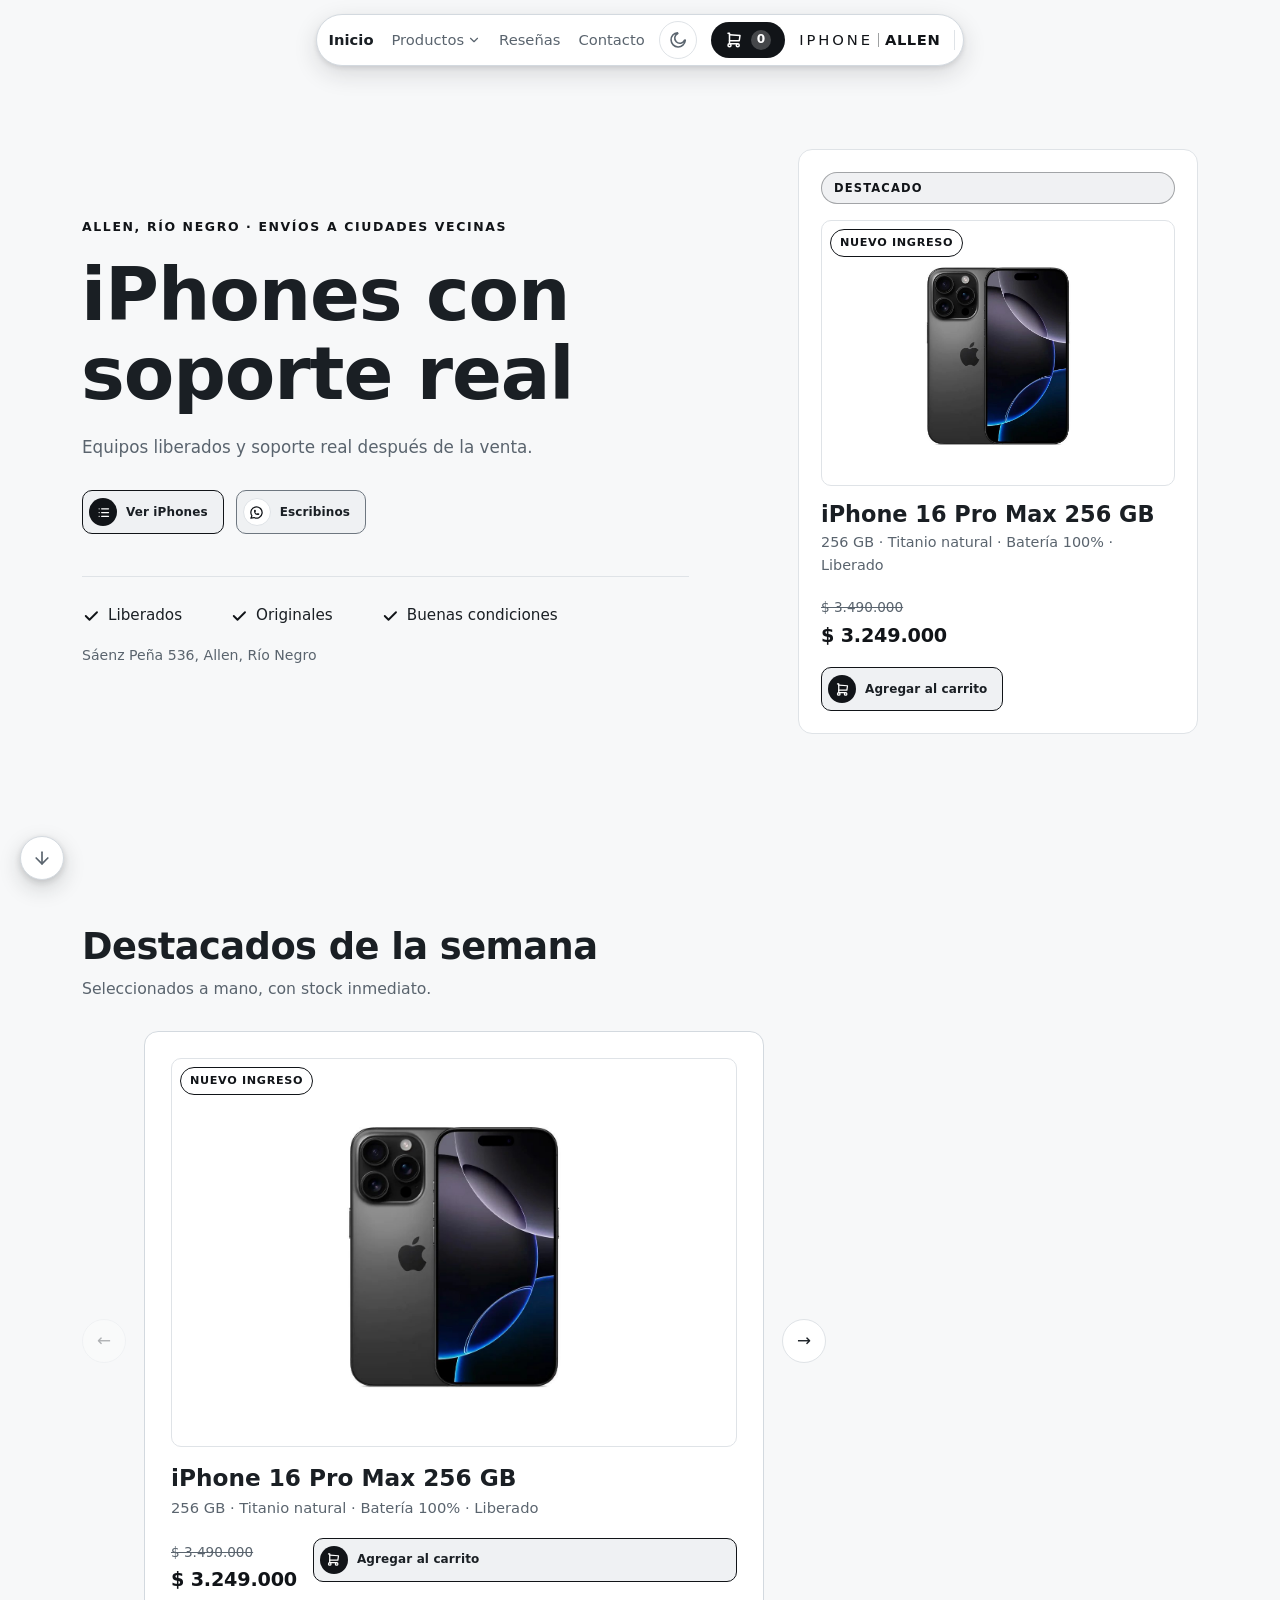
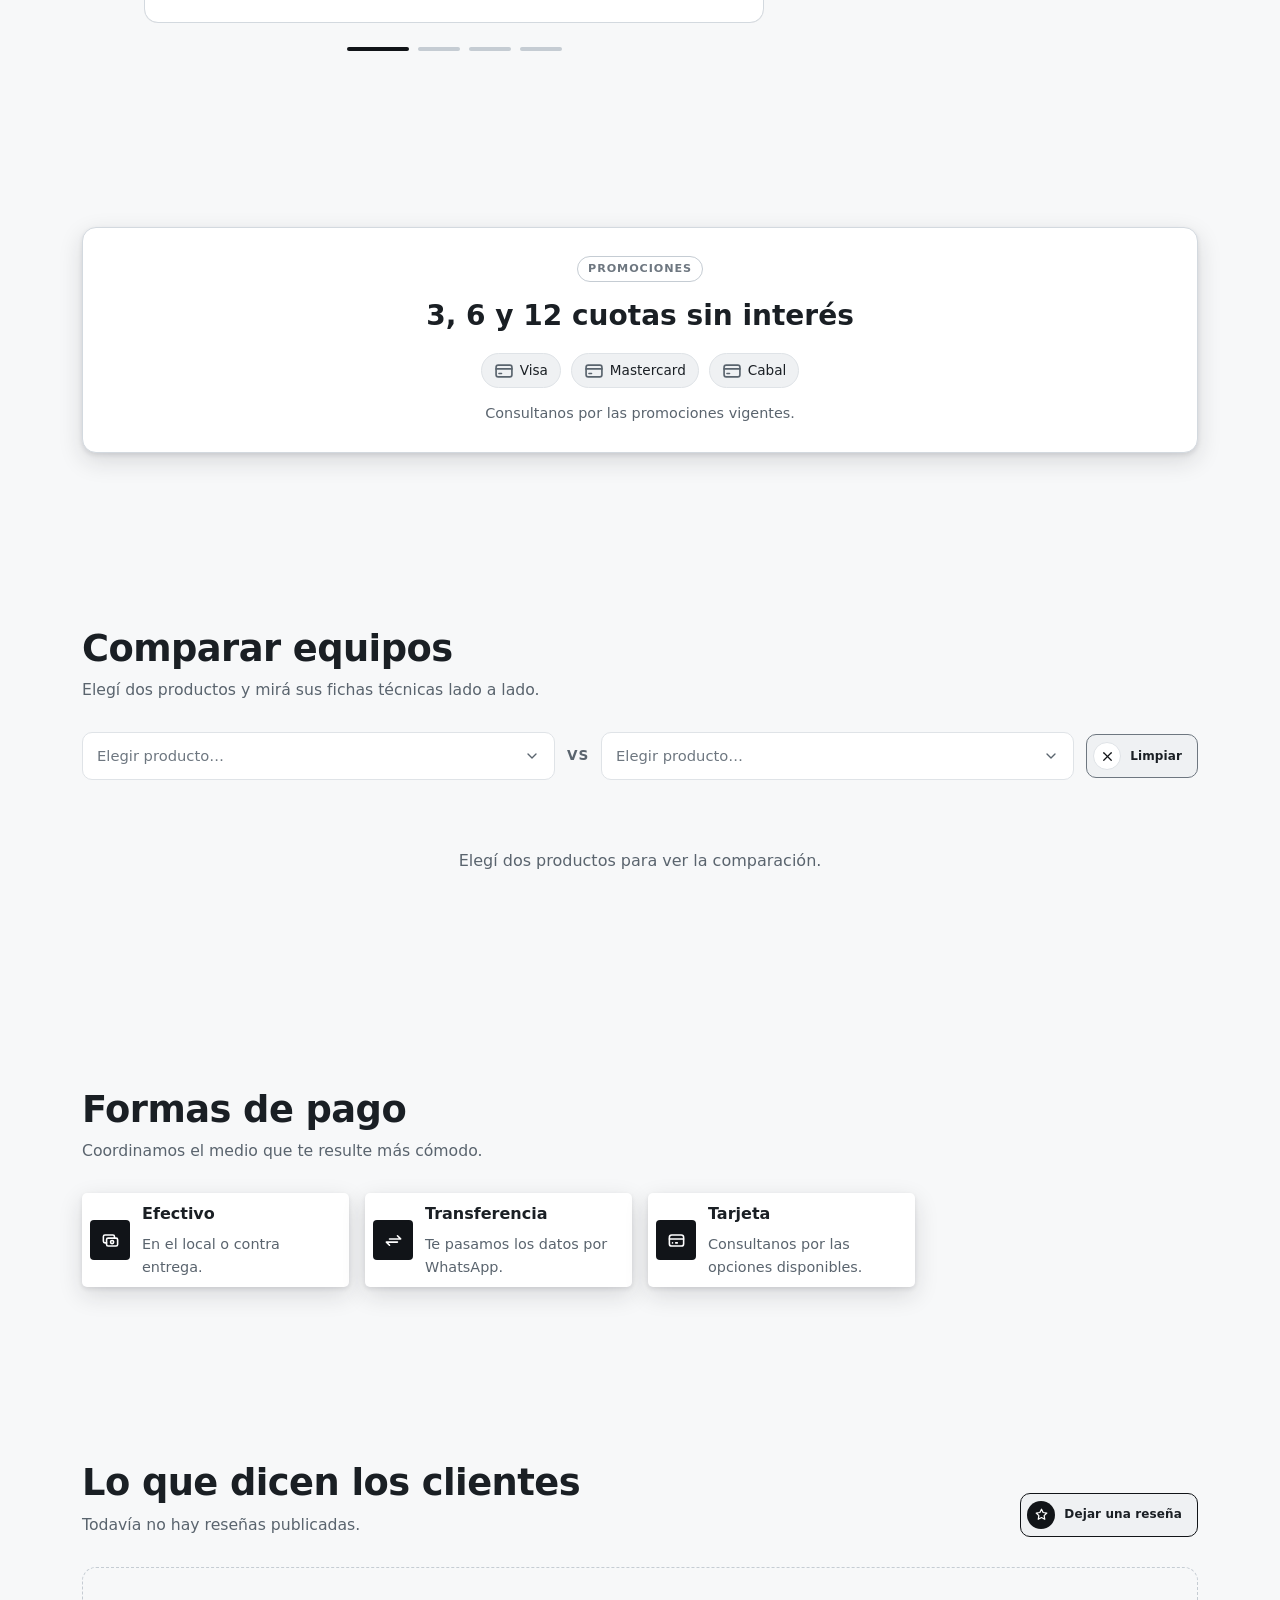
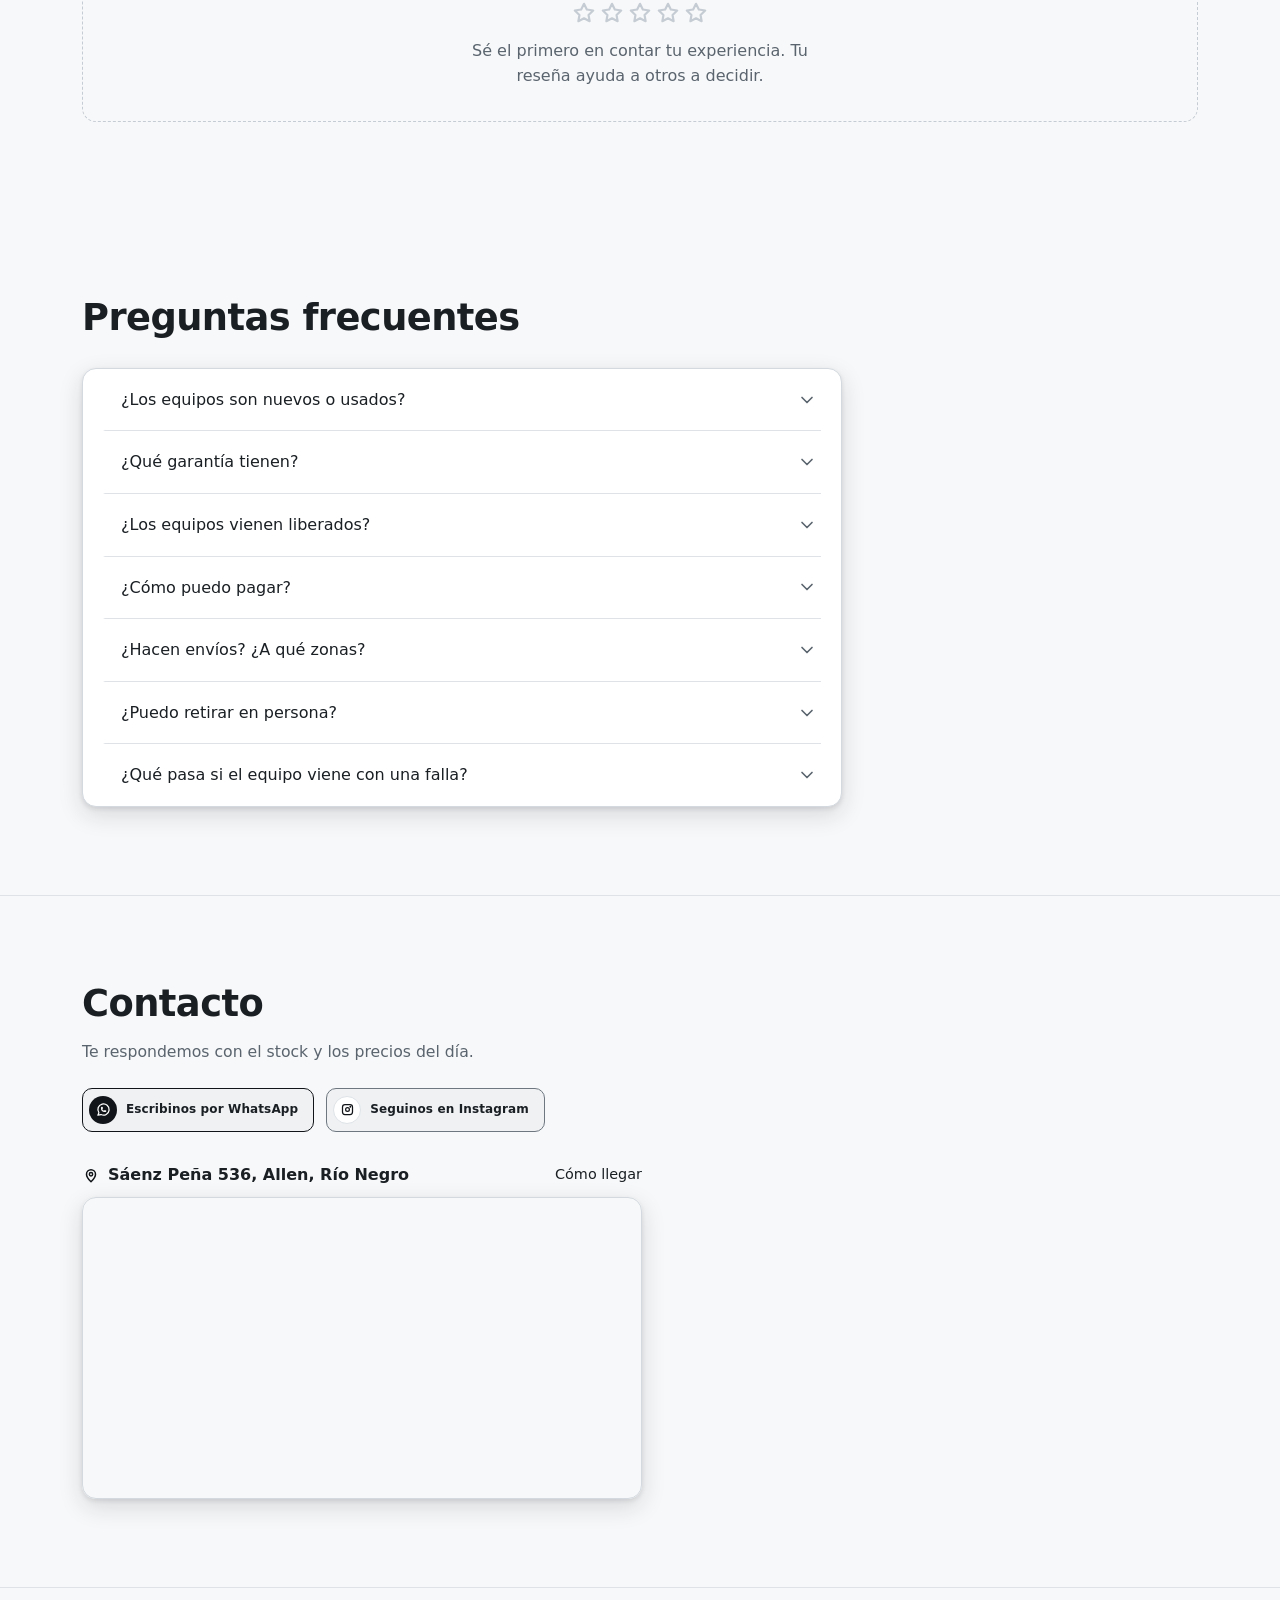
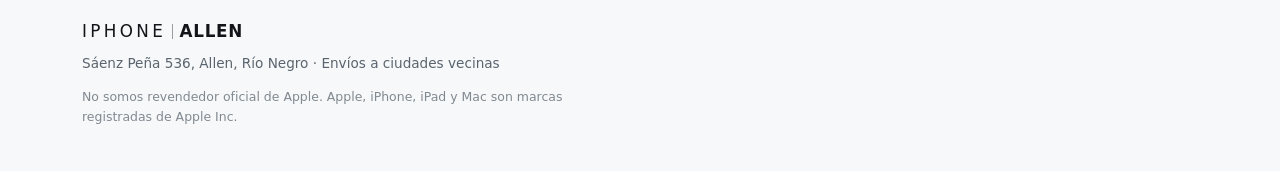
<file: index.html>
<!doctype html>
<html lang="es-AR">
<head>
<meta charset="utf-8">
<link rel="icon" type="image/svg+xml" href="favicon.svg">
<link rel="icon" type="image/png" sizes="32x32" href="favicon-32.png">
<link rel="apple-touch-icon" href="apple-touch-icon.png">
<meta name="viewport" content="width=device-width, initial-scale=1">
<!-- Tema claro/oscuro: se aplica ANTES de pintar para que no haya un
     destello del tema claro cuando el guardado es oscuro. Lee la misma
     clave de localStorage que app.js (nombre-tema); si no hay elección
     previa, el sitio arranca SIEMPRE en claro (se ignora la preferencia
     del sistema a propósito). -->
<script>
  (function () {
    try {
      var t = localStorage.getItem('nombre-tema');
      if (t !== 'claro' && t !== 'oscuro') t = 'claro';
      document.documentElement.setAttribute('data-tema', t);

      // Marca que las apariciones al scrollear están habilitadas. Se pone
      // ACÁ, antes del primer pintado, porque es lo que deja las secciones
      // en opacity 0 desde el arranque: si la clase la pusiera app.js (que
      // corre al final del body) se vería un parpadeo del contenido ya
      // visible antes de ocultarse. Sin JS, sin IntersectionObserver o con
      // "reducir movimiento" activo, la clase no se pone y todo se ve
      // directo, sin animación.
      if ('IntersectionObserver' in window &&
          !(window.matchMedia && window.matchMedia('(prefers-reduced-motion: reduce)').matches)) {
        document.documentElement.classList.add('con-animacion');

        // RED DE SEGURIDAD: las secciones arrancan en opacity 0 y dependen
        // de que app.js las revele. Si app.js no llega a correr (un error
        // antes de revelarSecciones(), un archivo que no cargó), quedarían
        // invisibles PARA SIEMPRE. Este timeout saca la clase —y con ella
        // el ocultamiento— salvo que app.js haya avisado que tomó el
        // control poniendo data-anim="ok". Es lo que garantiza que el
        // contenido nunca desaparezca por una animación que no arrancó.
        window.setTimeout(function () {
          if (document.documentElement.dataset.anim !== 'ok') {
            document.documentElement.classList.remove('con-animacion');
          }
        }, 2500);
      }
    } catch (e) {
      document.documentElement.setAttribute('data-tema', 'claro');
    }
  })();
</script>

<title>IPHONE ALLEN — iPhones y productos Apple en Allen, Río Negro</title>
<meta name="description" content="IPHONE ALLEN: revendedora de productos Apple en Allen, Río Negro. Equipos liberados y envíos a ciudades vecinas.">

<!-- OJO: sacar esta línea antes de publicar el sitio de verdad. Está acá
     para que Google no indexe la página mientras todavía tiene textos
     placeholder sin completar (ver README.md). -->
<meta name="robots" content="noindex, nofollow">

<!-- Vista previa al compartir el link (WhatsApp, redes).
     OJO 1: og:url y og:image apuntan a https://iphone-allen.vercel.app/.
     Si el sitio pasa a un dominio propio hay que actualizarlas en los
     SEIS HTML y en la constante SITIO de app.js.
     OJO 2: og:image usa por ahora una foto de producto de img/. Conviene
     reemplazarla por una imagen propia de 1200x630px (el formato que
     esperan WhatsApp y las redes) cuando la tengan. -->
<meta property="og:title" content="IPHONE ALLEN — iPhones y productos Apple en Allen, Río Negro">
<meta property="og:description" content="Equipos liberados y soporte real después de la venta. Local en Allen, Río Negro y envíos a ciudades vecinas.">
<meta property="og:image" content="https://iphone-allen.vercel.app/img/iphone-16-pro-max-256.jpg">
<meta property="og:url" content="https://iphone-allen.vercel.app/">
<meta property="og:type" content="website">
<meta property="og:locale" content="es_AR">
<meta name="twitter:card" content="summary_large_image">

<!--
  ============================================================
  CÓMO PERSONALIZAR ESTA PÁGINA
  ============================================================
  1) NOMBRE DEL NEGOCIO: "IPHONE ALLEN" aparece en el <title>, la meta
     description, el logotipo (header y footer, clase .logo) y en
     app.js (constante NEGOCIO, se usa en los mensajes de WhatsApp).
     Si cambia el nombre, actualizalo en los cuatro lugares.
  2) WHATSAPP: la constante WHATSAPP en app.js.
  3) TEXTOS DEL HERO: están marcados con data-editable más abajo.
  4) PRODUCTOS: se editan en productos.json (ver instrucciones
     al inicio de app.js).
  ============================================================
-->

<link rel="preconnect" href="https://api.fontshare.com" crossorigin>
<link rel="stylesheet" href="https://api.fontshare.com/v2/css?f[]=clash-display@500,600,700&f[]=general-sans@400,500,600&display=swap">
<link rel="stylesheet" href="styles.css">
</head>
<body>

<!-- Header y footer se generan en app.js (htmlHeader / htmlFooter) y se
     inyectan acá: así el menú se edita en un solo lugar para las cinco
     páginas. Lo mismo el carrito, el modal y el toast, que app.js agrega
     al final del <body>. -->
<div id="app-header"></div>

<main id="top">

  <!-- ============================ HERO ============================ -->
  <section class="hero" aria-labelledby="tit-hero">
    <div class="wrap hero__grid">

      <div class="hero__texto">
        <p class="eyebrow" data-editable="hero-eyebrow">Allen, Río Negro · Envíos a ciudades vecinas</p>
        <h1 class="hero__titulo" id="tit-hero" data-editable="hero-titulo">iPhones con soporte real</h1>
        <p class="hero__bajada" data-editable="hero-bajada">
          Equipos liberados y soporte real después de la venta.
        </p>

        <div class="hero__ctas">
          <!-- [7] único botón con halo latiendo en toda la página.
               El catálogo ya no vive acá: cada categoría es su página, y
               la de iPhone es la principal del negocio. -->
          <a class="btn btn--pulso" href="iphones.html">
            <span class="btn__ico" data-ico="lista"></span><span class="btn__txt">Ver iPhones</span>
          </a>
          <a class="btn btn--sec" href="#" id="ctaWhatsapp" target="_blank" rel="noopener">
            <span class="btn__ico" data-ico="whatsapp"></span><span class="btn__txt">Escribinos</span>
          </a>
        </div>

        <ul class="datos">
          <li class="dato"><span class="dato__ico" data-ico="check"></span>Liberados</li>
          <li class="dato"><span class="dato__ico" data-ico="check"></span>Originales</li>
          <li class="dato"><span class="dato__ico" data-ico="check"></span>Buenas condiciones</li>
        </ul>

        <!-- DIRECCIÓN DE TRABAJO - confirmar con el cliente antes de publicar
             (misma constante DIRECCION en app.js y el mapa de Contacto) -->
        <p class="hero__direccion">Sáenz Peña 536, Allen, Río Negro</p>
      </div>

      <!-- Producto destacado del hero: lo inyecta app.js -->
      <div class="hero__producto" id="heroProducto" aria-live="polite"></div>

    </div>
  </section>

  <!-- ========================= DESTACADOS ========================= -->
  <section class="seccion" id="destacados" aria-labelledby="tit-destacados">
    <div class="wrap">
      <header class="seccion__head">
        <h2 class="seccion__titulo" id="tit-destacados">Destacados de la semana</h2>
        <p class="seccion__sub">Seleccionados a mano, con stock inmediato.</p>
      </header>

      <div class="carrusel" id="carrusel" role="group" aria-roledescription="carrusel" aria-label="Productos destacados">
        <button class="carrusel__flecha carrusel__flecha--prev" type="button" id="carruselPrev" aria-label="Producto anterior">
          <span aria-hidden="true">←</span>
        </button>

        <div class="carrusel__viewport" id="carruselViewport">
          <div class="carrusel__track" id="carruselTrack"><!-- slides: app.js --></div>
        </div>

        <button class="carrusel__flecha carrusel__flecha--next" type="button" id="carruselNext" aria-label="Producto siguiente">
          <span aria-hidden="true">→</span>
        </button>

        <div class="carrusel__barras" id="carruselBarras" role="tablist" aria-label="Elegir producto destacado"></div>
      </div>
    </div>
  </section>

  <!-- ===================== PROMO BANCARIA ==========================
       TEXTO PROVISORIO: no afirma ninguna promo concreta, sólo invita a
       consultar. Cuando exista una promoción real, reemplazá el
       contenido de .promo__cuerpo por el flyer (una <img>) o por el
       texto definitivo. -->
  <section class="seccion" id="promo" aria-label="Promociones bancarias">
    <div class="wrap">
      <!-- PROVISORIO: las cuotas (3, 6 y 12 sin interés) y los medios de
           pago con tarjeta de acá abajo están puestos como ejemplo y hay
           que CONFIRMARLOS CON EL CLIENTE antes de publicar. Los nombres
           de las tarjetas van en texto al lado de un ícono genérico: no
           se usan los logos oficiales de Visa, Mastercard ni Cabal
           porque son marcas registradas. La lista de tarjetas la arma
           app.js (TARJETAS), que es donde se agrega o saca una. -->
      <div class="promo">
        <span class="promo__tag">Promociones</span>
        <div class="promo__cuerpo">
          <p class="promo__titulo promo__titulo--fuerte">3, 6 y 12 cuotas sin interés</p>
          <ul class="promo__tarjetas" id="promoTarjetas"></ul>
          <p class="promo__sub">Consultanos por las promociones vigentes.</p>
        </div>
      </div>
    </div>
  </section>

<!-- La barra de confianza que estaba acá se sacó: repetía tal cual los
     tres tildes del hero ("Liberados") y la ubicación, que ahora vive
     arriba con la dirección. Los envíos siguen figurando en el footer. -->

  <!-- ========================== COMPARADOR ========================= -->
  <section class="seccion" id="comparar" aria-labelledby="tit-comparar">
    <div class="wrap">
      <header class="seccion__head">
        <h2 class="seccion__titulo" id="tit-comparar">Comparar equipos</h2>
        <p class="seccion__sub">Elegí dos productos y mirá sus fichas técnicas lado a lado.</p>
      </header>

      <!-- Los dos selectores son desplegables propios (no <select> nativo,
           que en celular abre la rueda del sistema y no se puede estilar).
           app.js los construye dentro de estos contenedores con el patrón
           combobox + listbox de ARIA: ver crearSelector(). -->
      <div class="comparador__selects">
        <div class="comparador__campo">
          <span class="sr-only" id="compararALabel">Producto de la columna 1</span>
          <div class="csel" id="compararA"></div>
        </div>

        <span class="comparador__vs" aria-hidden="true">vs</span>

        <div class="comparador__campo">
          <span class="sr-only" id="compararBLabel">Producto de la columna 2</span>
          <div class="csel" id="compararB"></div>
        </div>

        <button class="btn btn--sec" type="button" id="compararLimpiar">
          <span class="btn__ico" data-ico="cruz"></span><span class="btn__txt">Limpiar</span>
        </button>
      </div>

      <div id="comparadorTabla"><!-- tabla o mensaje vacío: app.js --></div>
    </div>
  </section>

  <!-- ========================= FORMAS DE PAGO ======================= -->
  <section class="seccion" id="pagos" aria-labelledby="tit-pagos">
    <div class="wrap">
      <header class="seccion__head">
        <h2 class="seccion__titulo" id="tit-pagos">Formas de pago</h2>
        <p class="seccion__sub">Coordinamos el medio que te resulte más cómodo.</p>
      </header>

      <div class="pagos-grilla" id="pagosGrilla"><!-- desde FORMAS_PAGO en app.js --></div>
    </div>
  </section>

  <!-- ============================ RESEÑAS =========================
       Reseñas de clientes ya aprobadas. El contenido lo pinta app.js
       leyendo de Supabase (estado = 'aprobada'); si falla, se muestra el
       estado vacío sin romper la página. El formulario para dejar una
       reseña vive en un modal aparte (htmlResenaModal en app.js). -->
  <section class="seccion" id="resenas" aria-labelledby="tit-resenas">
    <div class="wrap">
      <header class="seccion__head seccion__head--resenas">
        <div>
          <h2 class="seccion__titulo" id="tit-resenas">Lo que dicen los clientes</h2>
          <p class="seccion__sub" id="resenasResumen">Cargando reseñas…</p>
        </div>
        <button class="btn" type="button" id="abrirResena">
          <span class="btn__ico" data-ico="estrella"></span><span class="btn__txt">Dejar una reseña</span>
        </button>
      </header>

      <div id="resenasLista" aria-live="polite"></div>
    </div>
  </section>

  <!-- ======================== PREGUNTAS FRECUENTES ================== -->
  <section class="seccion" id="preguntas" aria-labelledby="tit-preguntas">
    <div class="wrap">
      <header class="seccion__head">
        <h2 class="seccion__titulo" id="tit-preguntas">Preguntas frecuentes</h2>
      </header>

      <div class="acordeon" id="acordeonFaq"><!-- desde FAQ en app.js --></div>
    </div>
  </section>

  <!-- =========================== CONTACTO =========================
       Sólo los dos botones de redes: WhatsApp e Instagram. El contacto
       se resuelve por ahí, sin formulario. -->
  <section class="seccion contacto" id="contacto" aria-labelledby="tit-contacto">
    <div class="wrap contacto__inner">
      <h2 class="seccion__titulo" id="tit-contacto">Contacto</h2>
      <p class="seccion__sub">Te respondemos con el stock y los precios del día.</p>

      <div class="contacto__botones">
        <a class="btn" href="#" id="ctaWhatsapp2" target="_blank" rel="noopener">
          <span class="btn__ico" data-ico="whatsapp"></span><span class="btn__txt">Escribinos por WhatsApp</span>
        </a>
        <!-- Instagram: lo arma app.js. Si el usuario sigue en placeholder,
             el contenedor queda vacío (mismo criterio que en el resto del
             sitio: un botón a una cuenta que no existe es peor que nada). -->
        <span id="ctaInstagramWrap"></span>
      </div>

      <!-- MAPA DE UBICACIÓN
           DIRECCIÓN DE TRABAJO - confirmar con el cliente (misma que la
           constante DIRECCION en app.js y el hero).
           El iframe es el "embed" público de Google Maps armado con la
           dirección: no necesita API key ni cuenta. La dirección va en
           texto ARRIBA del mapa para que se lea aunque el iframe no cargue,
           y el enlace "Cómo llegar" abre la ubicación en Google Maps en
           pestaña nueva, sin depender del iframe. loading="lazy" porque
           está al fondo de la página. -->
      <div class="mapa">
        <div class="mapa__cabecera">
          <p class="mapa__direccion">
            <span class="mapa__ico" data-ico="pin" aria-hidden="true"></span>
            Sáenz Peña 536, Allen, Río Negro
          </p>
          <a class="mapa__link link-sub"
             href="https://www.google.com/maps/search/?api=1&query=S%C3%A1enz+Pe%C3%B1a+536%2C+Allen%2C+R%C3%ADo+Negro"
             target="_blank" rel="noopener">Cómo llegar</a>
        </div>
        <div class="mapa__marco">
          <iframe
            class="mapa__iframe"
            title="Mapa de la ubicación del local en Sáenz Peña 536, Allen, Río Negro"
            src="https://www.google.com/maps?q=S%C3%A1enz+Pe%C3%B1a+536%2C+Allen%2C+R%C3%ADo+Negro&output=embed"
            loading="lazy"
            referrerpolicy="no-referrer-when-downgrade"></iframe>
        </div>
      </div>
    </div>
  </section>

</main>

<div id="app-footer"></div>

<script src="app.js"></script>
</body>
</html>
</file>
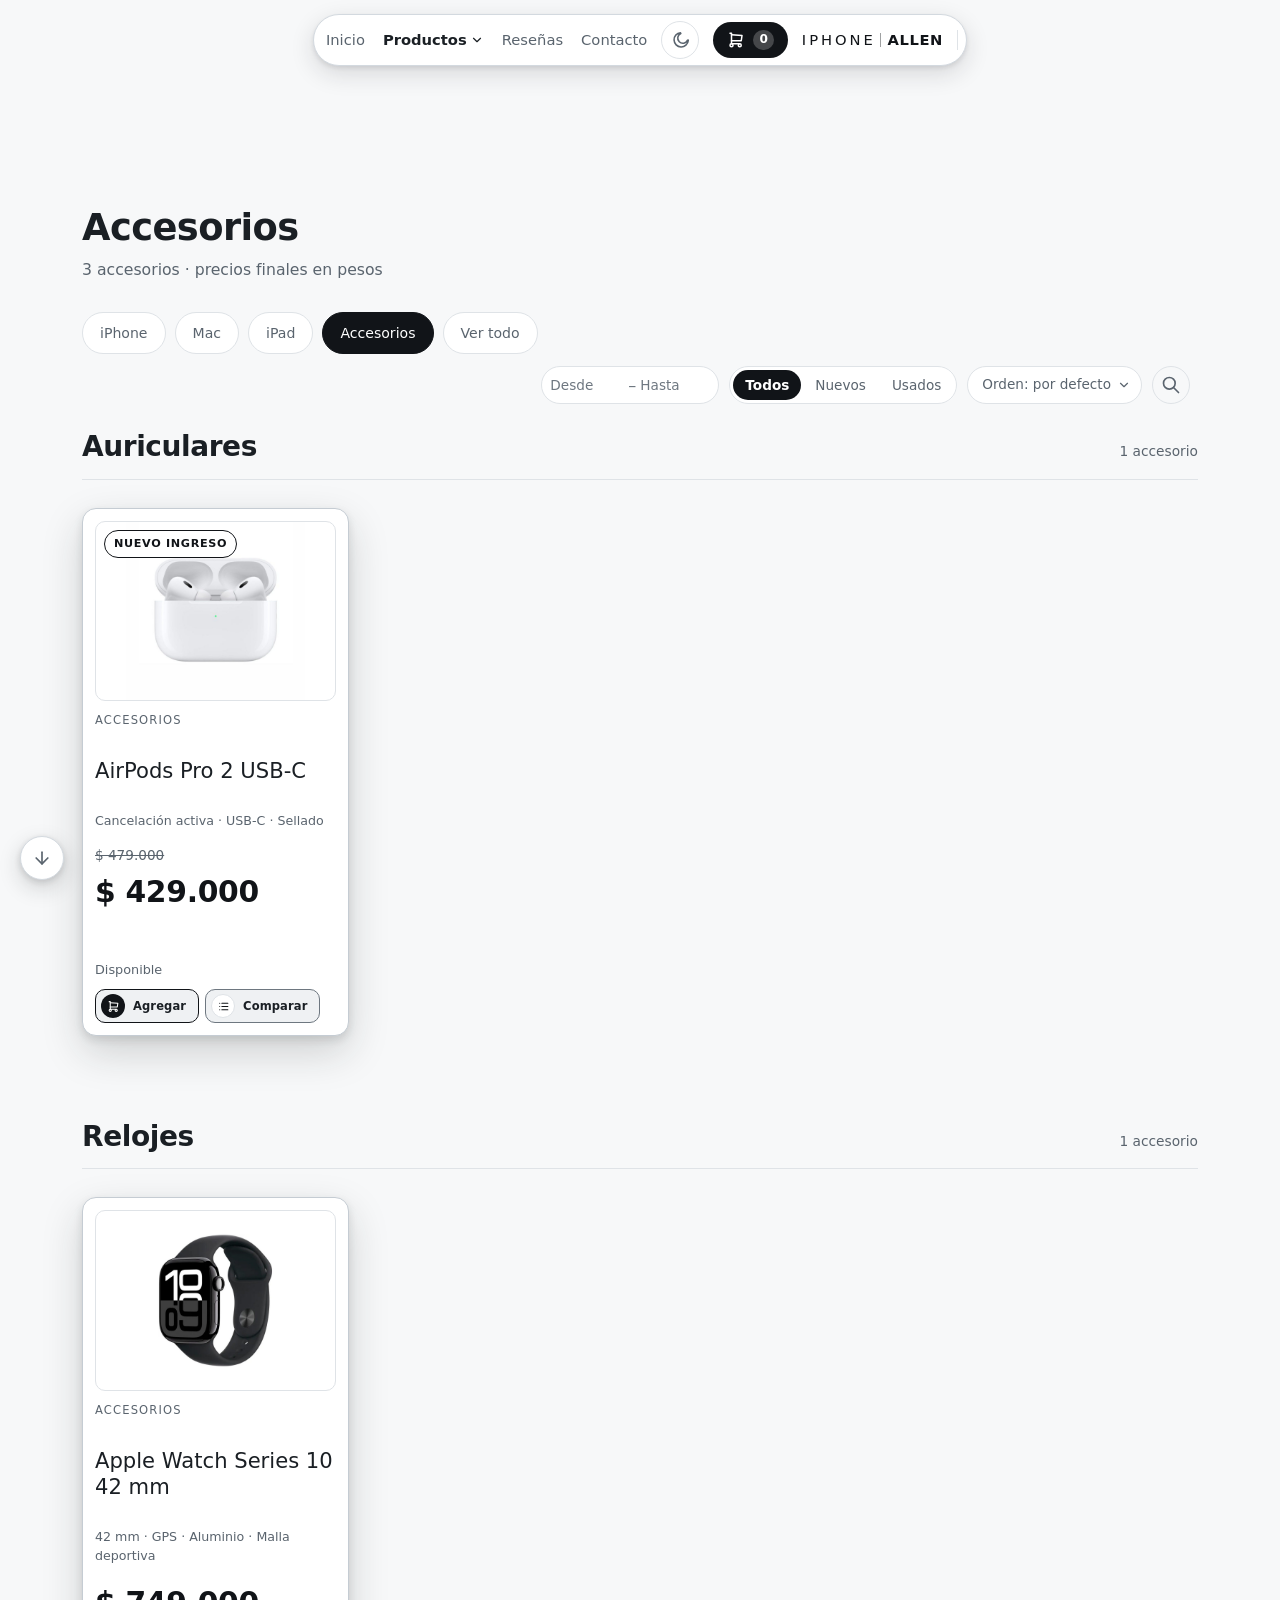
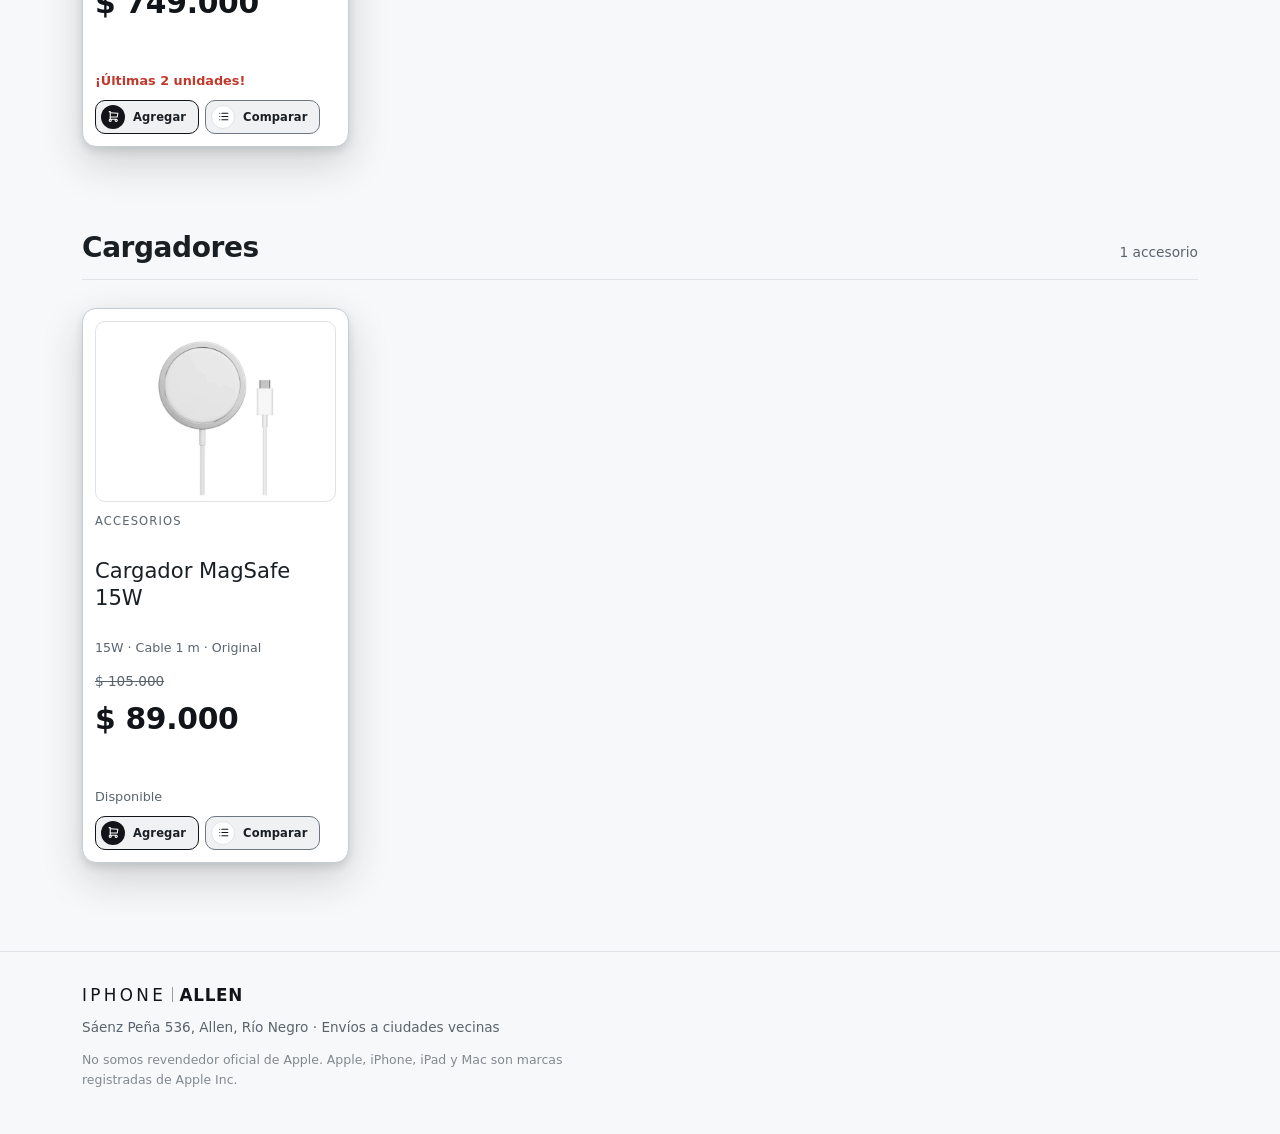
<file: accesorios.html>
<!doctype html>
<html lang="es-AR">
<head>
<meta charset="utf-8">
<link rel="icon" type="image/svg+xml" href="favicon.svg">
<link rel="icon" type="image/png" sizes="32x32" href="favicon-32.png">
<link rel="apple-touch-icon" href="apple-touch-icon.png">
<meta name="viewport" content="width=device-width, initial-scale=1">
<!-- Tema claro/oscuro: se aplica ANTES de pintar para que no haya un
     destello del tema claro cuando el guardado es oscuro. Lee la misma
     clave de localStorage que app.js (nombre-tema); si no hay elección
     previa, el sitio arranca SIEMPRE en claro (se ignora la preferencia
     del sistema a propósito). -->
<script>
  (function () {
    try {
      var t = localStorage.getItem('nombre-tema');
      if (t !== 'claro' && t !== 'oscuro') t = 'claro';
      document.documentElement.setAttribute('data-tema', t);

      // Marca que las apariciones al scrollear están habilitadas. Se pone
      // ACÁ, antes del primer pintado, porque es lo que deja las secciones
      // en opacity 0 desde el arranque: si la clase la pusiera app.js (que
      // corre al final del body) se vería un parpadeo del contenido ya
      // visible antes de ocultarse. Sin JS, sin IntersectionObserver o con
      // "reducir movimiento" activo, la clase no se pone y todo se ve
      // directo, sin animación.
      if ('IntersectionObserver' in window &&
          !(window.matchMedia && window.matchMedia('(prefers-reduced-motion: reduce)').matches)) {
        document.documentElement.classList.add('con-animacion');

        // RED DE SEGURIDAD: las secciones arrancan en opacity 0 y dependen
        // de que app.js las revele. Si app.js no llega a correr (un error
        // antes de revelarSecciones(), un archivo que no cargó), quedarían
        // invisibles PARA SIEMPRE. Este timeout saca la clase —y con ella
        // el ocultamiento— salvo que app.js haya avisado que tomó el
        // control poniendo data-anim="ok". Es lo que garantiza que el
        // contenido nunca desaparezca por una animación que no arrancó.
        window.setTimeout(function () {
          if (document.documentElement.dataset.anim !== 'ok') {
            document.documentElement.classList.remove('con-animacion');
          }
        }, 2500);
      }
    } catch (e) {
      document.documentElement.setAttribute('data-tema', 'claro');
    }
  })();
</script>

<title>Accesorios — IPHONE ALLEN | Allen, Río Negro</title>
<meta name="description" content="Auriculares, relojes y cargadores Apple en IPHONE ALLEN, Allen, Río Negro. Precios finales en pesos y envíos a ciudades vecinas.">

<!-- OJO: sacar esta línea antes de publicar el sitio de verdad. Está acá
     para que Google no indexe la página mientras todavía tiene textos
     placeholder sin completar (ver README.md). -->
<meta name="robots" content="noindex, nofollow">

<!-- Vista previa al compartir el link (WhatsApp, redes).
     OJO 1: og:url y og:image apuntan a https://iphone-allen.vercel.app/.
     Si el sitio pasa a un dominio propio hay que actualizarlas en los
     SEIS HTML y en la constante SITIO de app.js.
     OJO 2: og:image usa por ahora una foto de producto de img/. Conviene
     reemplazarla por una imagen propia de 1200x630px (el formato que
     esperan WhatsApp y las redes) cuando la tengan. -->
<meta property="og:title" content="Accesorios — IPHONE ALLEN | Allen, Río Negro">
<meta property="og:description" content="Auriculares, relojes y cargadores Apple. Precios finales en pesos, local en Allen, Río Negro y envíos a ciudades vecinas.">
<meta property="og:image" content="https://iphone-allen.vercel.app/img/airpods-pro-2.jpg">
<meta property="og:url" content="https://iphone-allen.vercel.app/accesorios.html">
<meta property="og:type" content="website">
<meta property="og:locale" content="es_AR">
<meta name="twitter:card" content="summary_large_image">

<link rel="preconnect" href="https://api.fontshare.com" crossorigin>
<link rel="stylesheet" href="https://api.fontshare.com/v2/css?f[]=clash-display@500,600,700&f[]=general-sans@400,500,600&display=swap">
<link rel="stylesheet" href="styles.css">
</head>
<body>

<!-- Header, footer, carrito, modal y toast los genera app.js: acá sólo
     van los contenedores. El contenido de la página lo arma
     montarPaginaCategoria() a partir de data-categoria. Accesorios se
     parte en una sección por subcategoría (con su ancla) porque las
     subcategorías salen de productos.json, no de este archivo. -->
<div id="app-header"></div>

<main id="top" data-categoria="Accesorios"></main>

<div id="app-footer"></div>

<script src="app.js"></script>
</body>
</html>
</file>
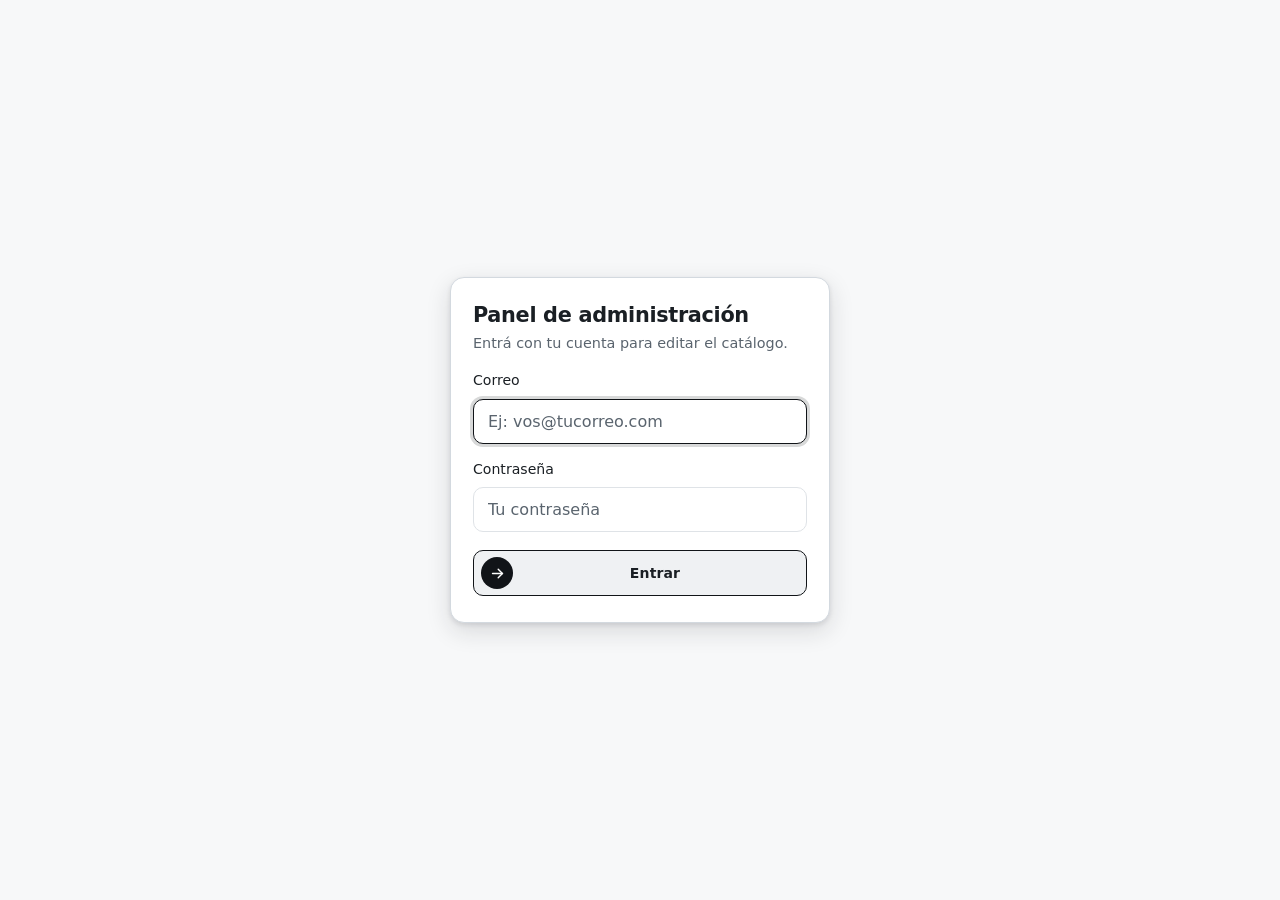
<file: adminweb.html>
<!doctype html>
<html lang="es-AR">
<head>
<meta charset="utf-8">
<link rel="icon" type="image/svg+xml" href="favicon.svg">
<link rel="icon" type="image/png" sizes="32x32" href="favicon-32.png">
<meta name="viewport" content="width=device-width, initial-scale=1">

<!-- Mismo script anti-parpadeo que el sitio: aplica el tema guardado
     ANTES del primer pintado. Comparte la clave de localStorage
     ("nombre-tema") con app.js, así el panel abre con el mismo tema que
     el visitante dejó elegido en la tienda. -->
<script>
  (function () {
    try {
      var t = localStorage.getItem('nombre-tema');
      if (t !== 'claro' && t !== 'oscuro') t = 'claro';
      document.documentElement.setAttribute('data-tema', t);
    } catch (e) {
      document.documentElement.setAttribute('data-tema', 'claro');
    }
  })();
</script>

<title>Panel de administración — IPHONE ALLEN</title>

<!-- ===================================================================
     ESTA PÁGINA NO SE INDEXA. Y NO, LA URL NO ES EL CANDADO.
     ===================================================================
     El noindex de acá abajo sólo evita que aparezca en Google. NO es una
     medida de seguridad: cualquiera que escriba /adminweb.html llega a
     esta pantalla, y eso está bien.

     Lo que realmente protege los datos son DOS cosas, las dos del lado
     del servidor:

       1. EL LOGIN. Sin correo y contraseña válidos no hay token, y sin
          token el panel no muestra ni un producto.
       2. LAS POLÍTICAS RLS de la base (ver supabase/schema.sql). Aunque
          alguien copie la clave publishable que está en admin.js —que es
          pública por diseño— con ella sólo puede LEER. Para escribir,
          Postgres exige un token de usuario autenticado.

     O sea: esconder la URL no aportaría seguridad, y dejarla a la vista
     no se la quita. Por eso no se ofusca ni se "protege" el nombre del
     archivo.
     =================================================================== -->
<meta name="robots" content="noindex, nofollow">

<link rel="preconnect" href="https://api.fontshare.com" crossorigin>
<link rel="stylesheet" href="https://api.fontshare.com/v2/css?f[]=clash-display@500,600,700&f[]=general-sans@400,500,600&display=swap">
<!-- La hoja del sitio: es lo que hace que las tarjetas del panel se vean
     EXACTAMENTE como las del catálogo real. admin.css sólo agrega lo
     propio del panel (login, editor, barra de herramientas). -->
<link rel="stylesheet" href="styles.css">
<link rel="stylesheet" href="admin.css">
</head>
<body class="admin">

<!-- ===================== PANTALLA DE LOGIN =====================
     Es lo único que se ve sin sesión. El panel entero vive en
     #panel, que arranca oculto. -->
<main class="login" id="login" hidden>
  <form class="login__caja" id="loginForm" novalidate>
    <h1 class="login__titulo">Panel de administración</h1>
    <p class="login__sub">Entrá con tu cuenta para editar el catálogo.</p>

    <div class="campo">
      <label class="campo__label" for="loginEmail">Correo</label>
      <input class="input" type="email" id="loginEmail" name="email"
             autocomplete="username" placeholder="Ej: vos@tucorreo.com" required>
    </div>

    <div class="campo">
      <label class="campo__label" for="loginPass">Contraseña</label>
      <input class="input" type="password" id="loginPass" name="password"
             autocomplete="current-password" placeholder="Tu contraseña" required>
    </div>

    <!-- role=alert para que el lector de pantalla lo anuncie solo -->
    <p class="login__error" id="loginError" role="alert" hidden></p>

    <button class="btn btn--compacto btn--principal" type="submit" id="loginBtn">
      <span class="btn__ico" data-ico="flecha"></span><span class="btn__txt">Entrar</span>
    </button>
  </form>
</main>


<!-- ========================= EL PANEL ========================= -->
<div class="panel" id="panel" hidden>

  <header class="panel__head">
    <div class="wrap panel__head-inner">
      <div class="panel__marca">
        <span class="panel__logo" id="panelLogo"></span>
        <span class="panel__chip">Administración</span>
      </div>
      <div class="panel__acciones">
        <span class="panel__usuario" id="panelUsuario"></span>
        <button class="tema-btn" type="button" id="temaBtn" aria-label="Cambiar tema">
          <span class="tema-btn__ico" id="temaBtnIco" aria-hidden="true"></span>
        </button>
        <button class="btn-plano" type="button" id="salirBtn">Cerrar sesión</button>
      </div>
    </div>
  </header>

  <main class="panel__cuerpo">
    <div class="wrap">

      <!-- Dos vistas: Catálogo y Reseñas. El tab-list cambia cuál se ve.
           El contador de pendientes vive en la pestaña de Reseñas. -->
      <div class="panel__tabs" role="tablist" aria-label="Secciones del panel">
        <button class="panel__tab" type="button" id="tabProductos" role="tab"
                aria-selected="true" aria-controls="vistaProductos">Catálogo</button>
        <button class="panel__tab" type="button" id="tabResenas" role="tab"
                aria-selected="false" aria-controls="vistaResenas">
          Reseñas <span class="panel__badge" id="badgePendientes" hidden>0</span>
        </button>
      </div>

      <!-- ===================== VISTA CATÁLOGO ===================== -->
      <section id="vistaProductos" role="tabpanel" aria-labelledby="tabProductos">
        <div class="panel__intro">
          <h1 class="seccion__titulo">Catálogo</h1>
          <p class="seccion__sub" id="panelConteo">Cargando…</p>
        </div>

        <!-- Mismas pastillas y buscador que el catálogo real -->
        <div class="barra-catalogo">
          <nav class="filtros" id="filtrosCat" aria-label="Filtrar por categoría"></nav>
          <div class="herramientas">
            <label class="admin-buscador">
              <span class="sr-only">Buscar producto</span>
              <input class="input admin-buscador__campo" type="search" id="buscador"
                     placeholder="Buscar por nombre o id…" autocomplete="off">
            </label>
          </div>
        </div>

        <div id="panelSecciones" aria-live="polite"></div>
        <p class="admin-vacio" id="panelVacio" hidden></p>
      </section>

      <!-- ====================== VISTA RESEÑAS ===================== -->
      <section id="vistaResenas" role="tabpanel" aria-labelledby="tabResenas" hidden>
        <div class="panel__intro">
          <h1 class="seccion__titulo">Reseñas</h1>
          <p class="seccion__sub" id="resenasConteo">Cargando…</p>
        </div>

        <!-- Filtro por estado: pendientes primero -->
        <nav class="filtros" id="filtrosResena" aria-label="Filtrar reseñas por estado"></nav>

        <div id="resenasPanel" aria-live="polite"></div>
        <p class="admin-vacio" id="resenasVacio" hidden></p>
      </section>

    </div>
  </main>
</div>


<!-- ========================= EL EDITOR =========================
     Vista previa a la izquierda (la MISMA tarjeta que ve el comprador,
     redibujada en vivo con cada tecla) y campos a la derecha. -->
<div class="editor" id="editor" hidden>
  <div class="editor__velo" id="editorVelo"></div>

  <section class="editor__panel" role="dialog" aria-modal="true"
           aria-labelledby="editorTitulo" id="editorPanel">

    <header class="editor__head">
      <h2 class="editor__titulo" id="editorTitulo">Editar producto</h2>
      <button class="editor__cerrar" type="button" id="editorCerrar" aria-label="Cerrar editor">
        <span aria-hidden="true">✕</span>
      </button>
    </header>

    <div class="editor__cuerpo">

      <!-- VISTA PREVIA -->
      <aside class="editor__previa" aria-labelledby="previaTitulo">
        <h3 class="editor__subtitulo" id="previaTitulo">Así se ve en la tienda</h3>
        <div class="editor__previa-caja">
          <div class="grilla grilla--uniforme" id="previaTarjeta"></div>
        </div>
        <p class="editor__nota">Se actualiza mientras escribís. Todavía no se guardó nada.</p>
      </aside>

      <!-- CAMPOS -->
      <form class="editor__form" id="editorForm" novalidate>
        <div id="editorCampos"></div>

        <p class="editor__aviso" id="editorAviso" role="alert" hidden></p>

        <div class="editor__pie">
          <button class="btn btn--sec btn--compacto" type="button" id="cancelarBtn">
            <span class="btn__ico" data-ico="volver"></span><span class="btn__txt">Cancelar</span>
          </button>
          <!-- "cambios" se oculta en celular: ahí el botón es angosto y
               el texto entero envolvía a tres líneas (ver admin.css). -->
          <button class="btn btn--compacto btn--principal" type="submit" id="guardarBtn">
            <span class="btn__ico" data-ico="check"></span><span class="btn__txt">Guardar<span class="editor__pie-extra"> cambios</span></span>
          </button>
        </div>
      </form>

    </div>
  </section>
</div>

<!-- Confirmación breve tras guardar (mismo componente que el sitio) -->
<div class="toast" id="toast" role="status" aria-live="polite" hidden></div>

<script src="admin.js"></script>
</body>
</html>
</file>
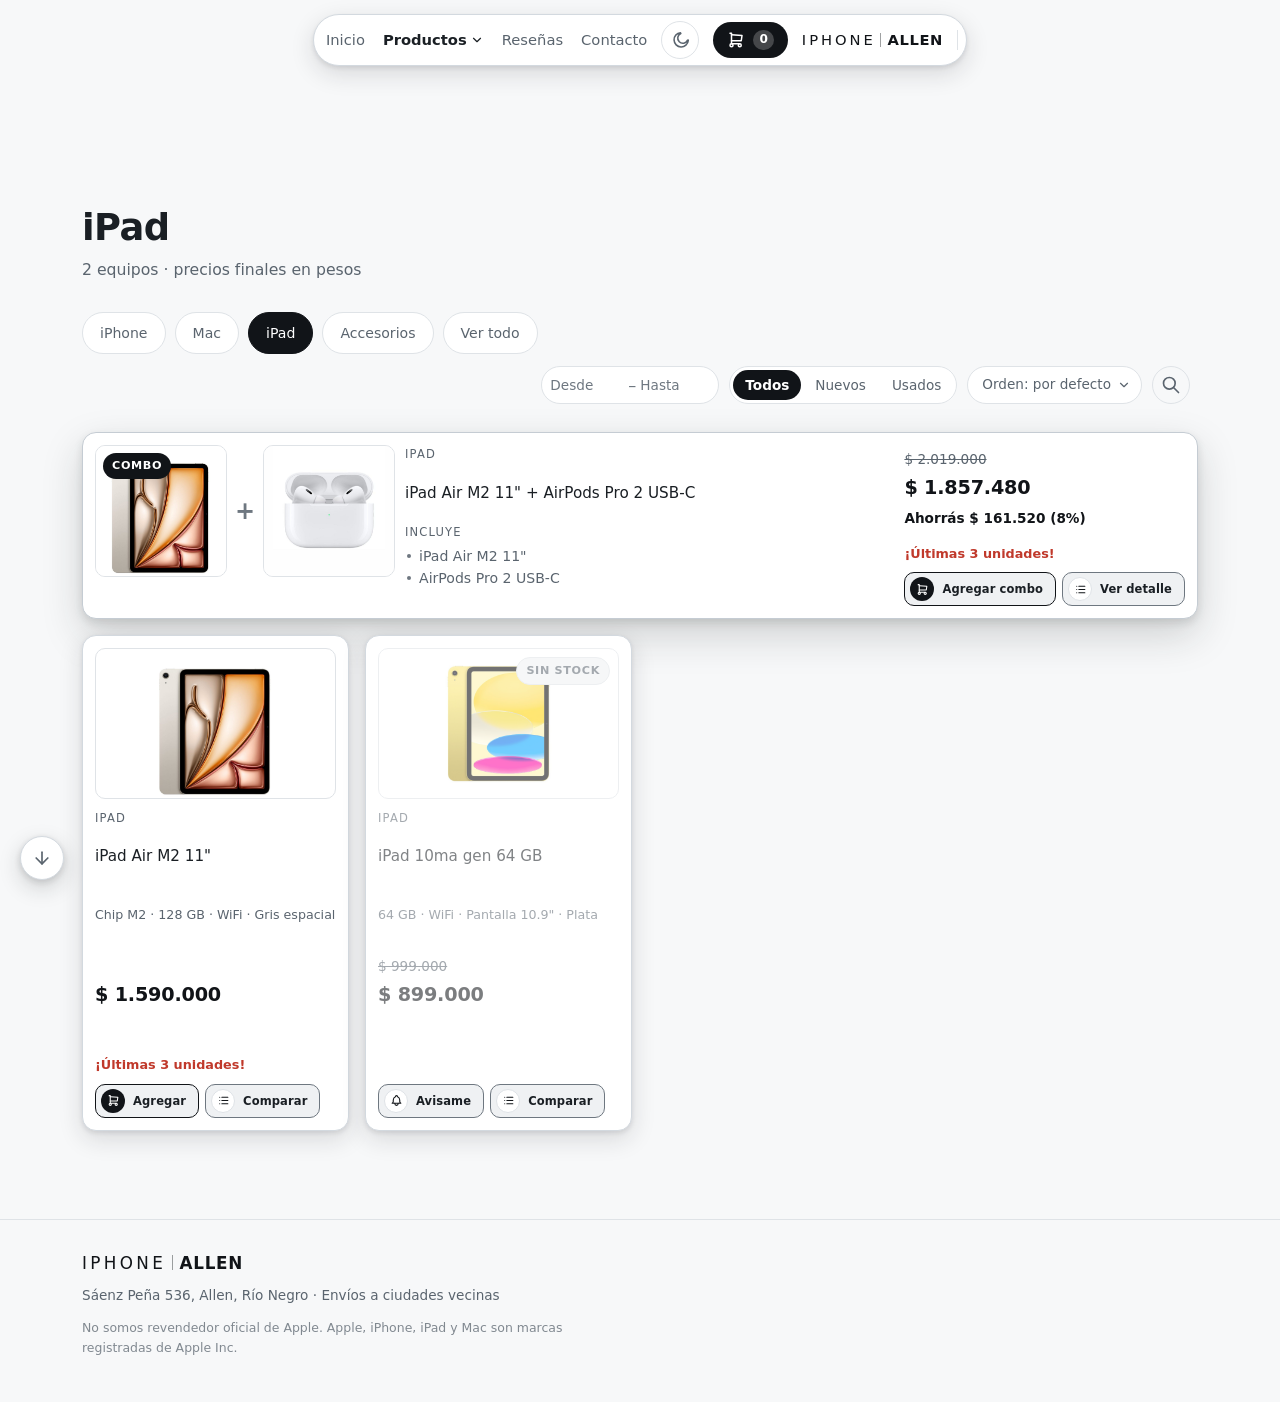
<file: ipad.html>
<!doctype html>
<html lang="es-AR">
<head>
<meta charset="utf-8">
<link rel="icon" type="image/svg+xml" href="favicon.svg">
<link rel="icon" type="image/png" sizes="32x32" href="favicon-32.png">
<link rel="apple-touch-icon" href="apple-touch-icon.png">
<meta name="viewport" content="width=device-width, initial-scale=1">
<!-- Tema claro/oscuro: se aplica ANTES de pintar para que no haya un
     destello del tema claro cuando el guardado es oscuro. Lee la misma
     clave de localStorage que app.js (nombre-tema); si no hay elección
     previa, el sitio arranca SIEMPRE en claro (se ignora la preferencia
     del sistema a propósito). -->
<script>
  (function () {
    try {
      var t = localStorage.getItem('nombre-tema');
      if (t !== 'claro' && t !== 'oscuro') t = 'claro';
      document.documentElement.setAttribute('data-tema', t);

      // Marca que las apariciones al scrollear están habilitadas. Se pone
      // ACÁ, antes del primer pintado, porque es lo que deja las secciones
      // en opacity 0 desde el arranque: si la clase la pusiera app.js (que
      // corre al final del body) se vería un parpadeo del contenido ya
      // visible antes de ocultarse. Sin JS, sin IntersectionObserver o con
      // "reducir movimiento" activo, la clase no se pone y todo se ve
      // directo, sin animación.
      if ('IntersectionObserver' in window &&
          !(window.matchMedia && window.matchMedia('(prefers-reduced-motion: reduce)').matches)) {
        document.documentElement.classList.add('con-animacion');

        // RED DE SEGURIDAD: las secciones arrancan en opacity 0 y dependen
        // de que app.js las revele. Si app.js no llega a correr (un error
        // antes de revelarSecciones(), un archivo que no cargó), quedarían
        // invisibles PARA SIEMPRE. Este timeout saca la clase —y con ella
        // el ocultamiento— salvo que app.js haya avisado que tomó el
        // control poniendo data-anim="ok". Es lo que garantiza que el
        // contenido nunca desaparezca por una animación que no arrancó.
        window.setTimeout(function () {
          if (document.documentElement.dataset.anim !== 'ok') {
            document.documentElement.classList.remove('con-animacion');
          }
        }, 2500);
      }
    } catch (e) {
      document.documentElement.setAttribute('data-tema', 'claro');
    }
  })();
</script>

<title>iPad — IPHONE ALLEN | Allen, Río Negro</title>
<meta name="description" content="iPad en IPHONE ALLEN, Allen, Río Negro. Precios finales en pesos y envíos a ciudades vecinas.">

<!-- OJO: sacar esta línea antes de publicar el sitio de verdad. Está acá
     para que Google no indexe la página mientras todavía tiene textos
     placeholder sin completar (ver README.md). -->
<meta name="robots" content="noindex, nofollow">

<!-- Vista previa al compartir el link (WhatsApp, redes).
     OJO 1: og:url y og:image apuntan a https://iphone-allen.vercel.app/.
     Si el sitio pasa a un dominio propio hay que actualizarlas en los
     SEIS HTML y en la constante SITIO de app.js.
     OJO 2: og:image usa por ahora una foto de producto de img/. Conviene
     reemplazarla por una imagen propia de 1200x630px (el formato que
     esperan WhatsApp y las redes) cuando la tengan. -->
<meta property="og:title" content="iPad — IPHONE ALLEN | Allen, Río Negro">
<meta property="og:description" content="iPad con soporte real. Precios finales en pesos, local en Allen, Río Negro y envíos a ciudades vecinas.">
<meta property="og:image" content="https://iphone-allen.vercel.app/img/ipad-air-m2-11.jpg">
<meta property="og:url" content="https://iphone-allen.vercel.app/ipad.html">
<meta property="og:type" content="website">
<meta property="og:locale" content="es_AR">
<meta name="twitter:card" content="summary_large_image">

<link rel="preconnect" href="https://api.fontshare.com" crossorigin>
<link rel="stylesheet" href="https://api.fontshare.com/v2/css?f[]=clash-display@500,600,700&f[]=general-sans@400,500,600&display=swap">
<link rel="stylesheet" href="styles.css">
</head>
<body>

<!-- Header, footer, carrito, modal y toast los genera app.js: acá sólo
     van los contenedores. El contenido de la página (título, buscador y
     grilla) lo arma montarPaginaCategoria() a partir de data-categoria. -->
<div id="app-header"></div>

<main id="top" data-categoria="iPad"></main>

<div id="app-footer"></div>

<script src="app.js"></script>
</body>
</html>
</file>
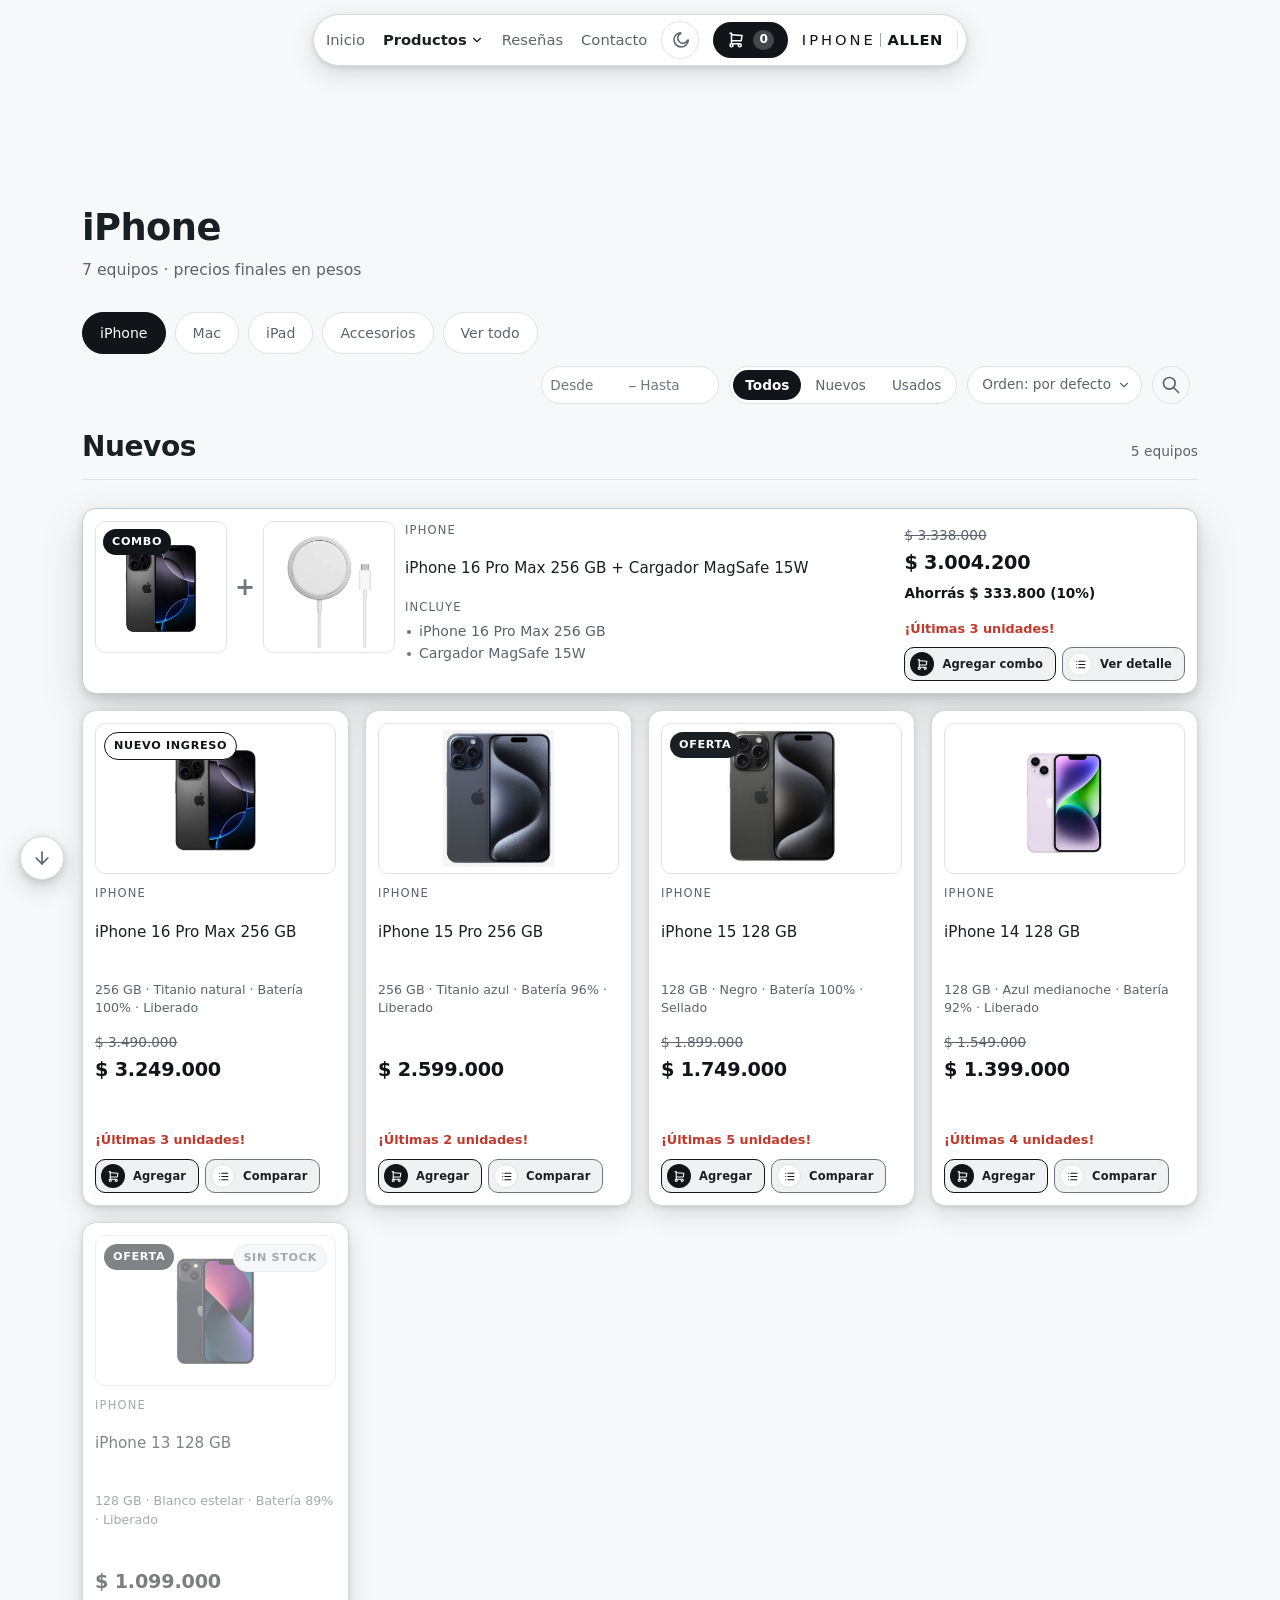
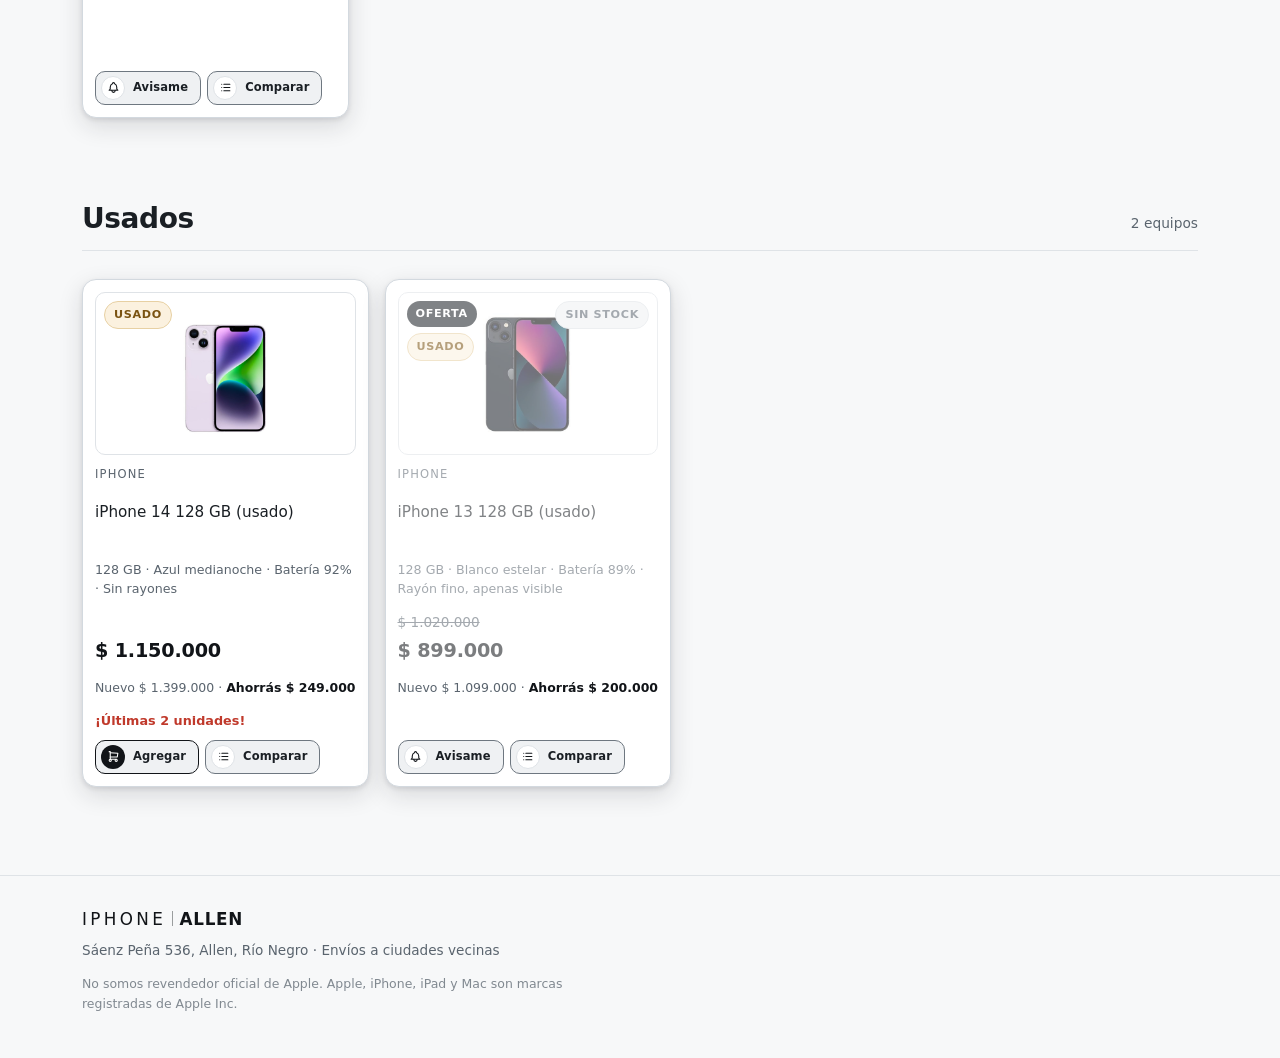
<file: iphones.html>
<!doctype html>
<html lang="es-AR">
<head>
<meta charset="utf-8">
<link rel="icon" type="image/svg+xml" href="favicon.svg">
<link rel="icon" type="image/png" sizes="32x32" href="favicon-32.png">
<link rel="apple-touch-icon" href="apple-touch-icon.png">
<meta name="viewport" content="width=device-width, initial-scale=1">
<!-- Tema claro/oscuro: se aplica ANTES de pintar para que no haya un
     destello del tema claro cuando el guardado es oscuro. Lee la misma
     clave de localStorage que app.js (nombre-tema); si no hay elección
     previa, el sitio arranca SIEMPRE en claro (se ignora la preferencia
     del sistema a propósito). -->
<script>
  (function () {
    try {
      var t = localStorage.getItem('nombre-tema');
      if (t !== 'claro' && t !== 'oscuro') t = 'claro';
      document.documentElement.setAttribute('data-tema', t);

      // Marca que las apariciones al scrollear están habilitadas. Se pone
      // ACÁ, antes del primer pintado, porque es lo que deja las secciones
      // en opacity 0 desde el arranque: si la clase la pusiera app.js (que
      // corre al final del body) se vería un parpadeo del contenido ya
      // visible antes de ocultarse. Sin JS, sin IntersectionObserver o con
      // "reducir movimiento" activo, la clase no se pone y todo se ve
      // directo, sin animación.
      if ('IntersectionObserver' in window &&
          !(window.matchMedia && window.matchMedia('(prefers-reduced-motion: reduce)').matches)) {
        document.documentElement.classList.add('con-animacion');

        // RED DE SEGURIDAD: las secciones arrancan en opacity 0 y dependen
        // de que app.js las revele. Si app.js no llega a correr (un error
        // antes de revelarSecciones(), un archivo que no cargó), quedarían
        // invisibles PARA SIEMPRE. Este timeout saca la clase —y con ella
        // el ocultamiento— salvo que app.js haya avisado que tomó el
        // control poniendo data-anim="ok". Es lo que garantiza que el
        // contenido nunca desaparezca por una animación que no arrancó.
        window.setTimeout(function () {
          if (document.documentElement.dataset.anim !== 'ok') {
            document.documentElement.classList.remove('con-animacion');
          }
        }, 2500);
      }
    } catch (e) {
      document.documentElement.setAttribute('data-tema', 'claro');
    }
  })();
</script>

<title>iPhones — IPHONE ALLEN | Allen, Río Negro</title>
<meta name="description" content="iPhones liberados con soporte real en IPHONE ALLEN, Allen, Río Negro. Precios finales en pesos y envíos a ciudades vecinas.">

<!-- OJO: sacar esta línea antes de publicar el sitio de verdad. Está acá
     para que Google no indexe la página mientras todavía tiene textos
     placeholder sin completar (ver README.md). -->
<meta name="robots" content="noindex, nofollow">

<!-- Vista previa al compartir el link (WhatsApp, redes).
     OJO 1: og:url y og:image apuntan a https://iphone-allen.vercel.app/.
     Si el sitio pasa a un dominio propio hay que actualizarlas en los
     SEIS HTML y en la constante SITIO de app.js.
     OJO 2: og:image usa por ahora una foto de producto de img/. Conviene
     reemplazarla por una imagen propia de 1200x630px (el formato que
     esperan WhatsApp y las redes) cuando la tengan. -->
<meta property="og:title" content="iPhones — IPHONE ALLEN | Allen, Río Negro">
<meta property="og:description" content="iPhones liberados con soporte real. Precios finales en pesos, local en Allen, Río Negro y envíos a ciudades vecinas.">
<meta property="og:image" content="https://iphone-allen.vercel.app/img/iphone-16-pro-max-256.jpg">
<meta property="og:url" content="https://iphone-allen.vercel.app/iphones.html">
<meta property="og:type" content="website">
<meta property="og:locale" content="es_AR">
<meta name="twitter:card" content="summary_large_image">

<link rel="preconnect" href="https://api.fontshare.com" crossorigin>
<link rel="stylesheet" href="https://api.fontshare.com/v2/css?f[]=clash-display@500,600,700&f[]=general-sans@400,500,600&display=swap">
<link rel="stylesheet" href="styles.css">
</head>
<body>

<!-- Header, footer, carrito, modal y toast los genera app.js: acá sólo
     van los contenedores. El contenido de la página (título, buscador y
     grilla) lo arma montarPaginaCategoria() a partir de data-categoria. -->
<div id="app-header"></div>

<main id="top" data-categoria="iPhone"></main>

<div id="app-footer"></div>

<script src="app.js"></script>
</body>
</html>
</file>
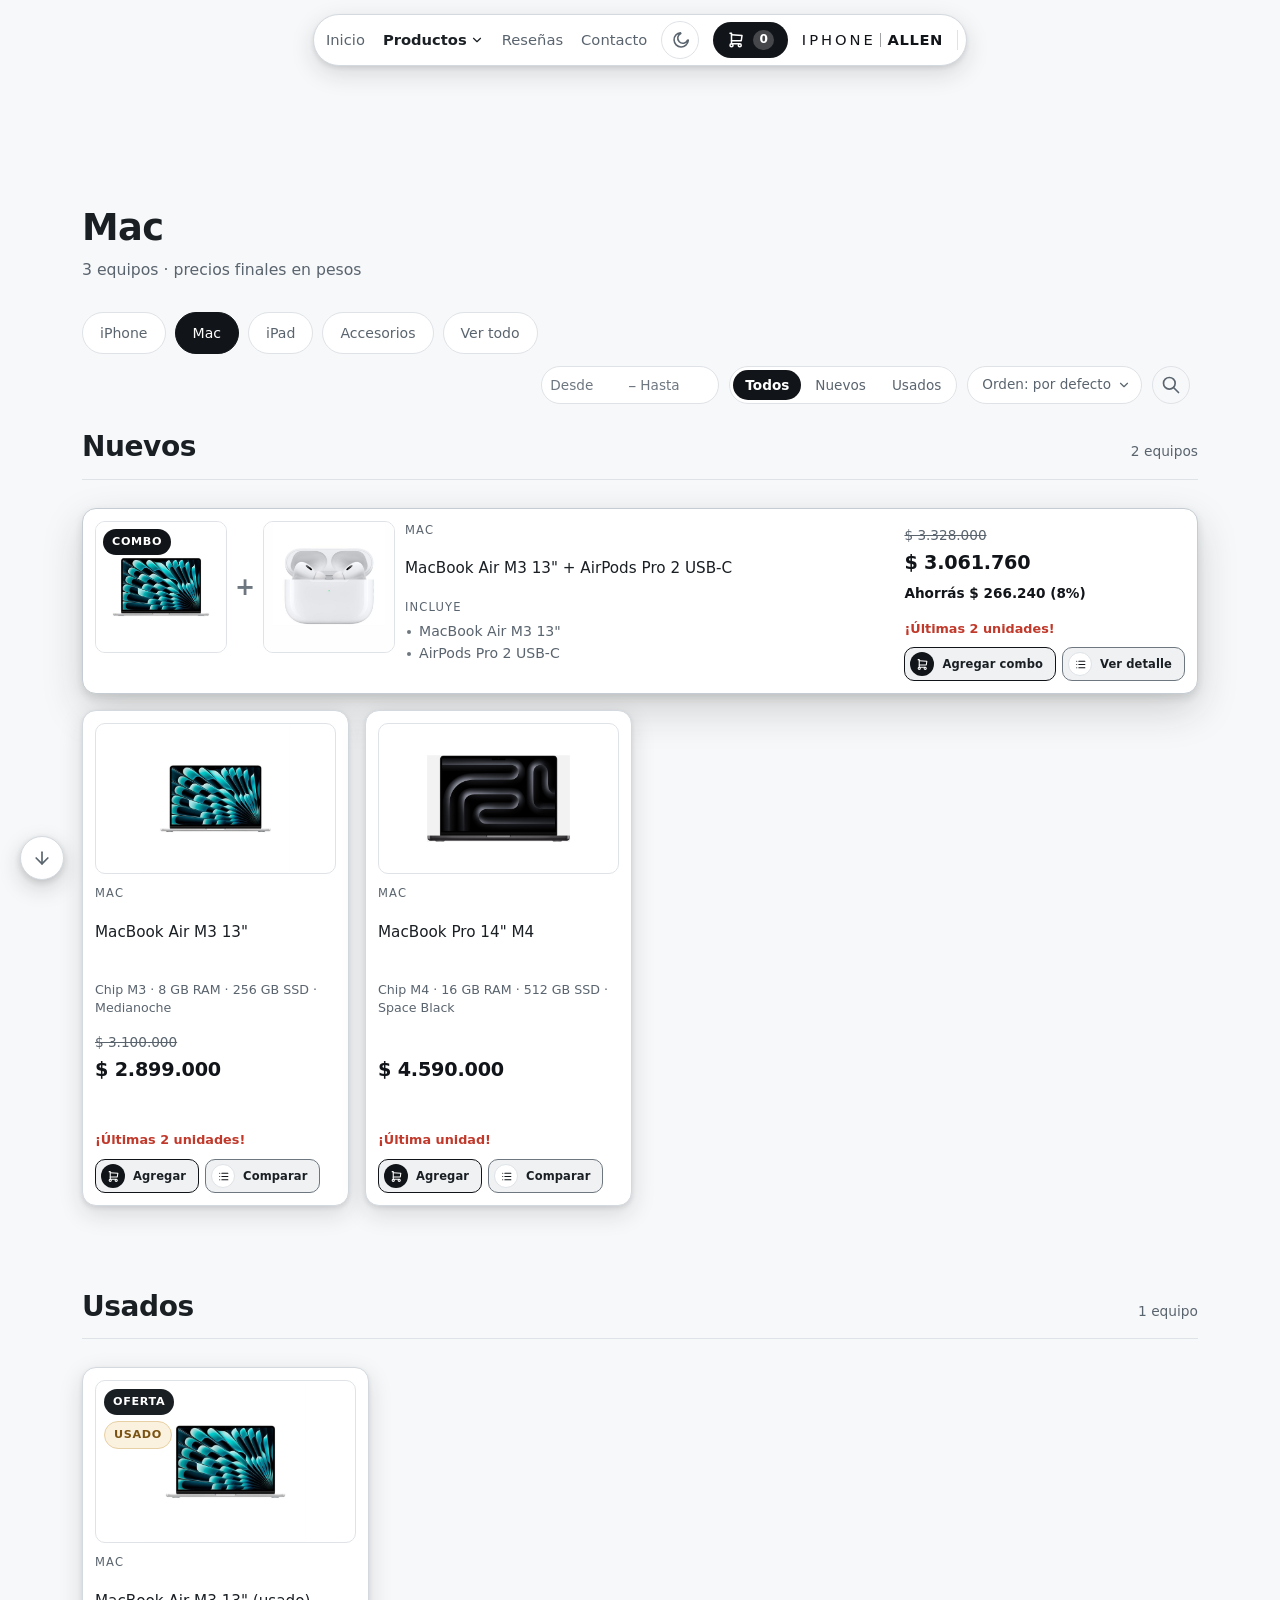
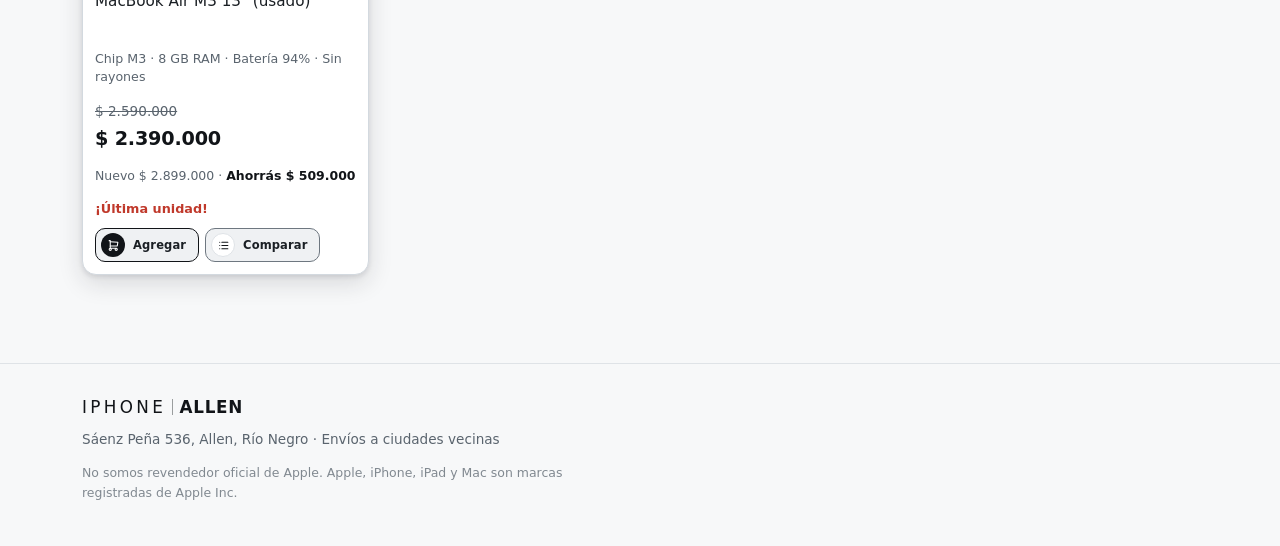
<file: mac.html>
<!doctype html>
<html lang="es-AR">
<head>
<meta charset="utf-8">
<link rel="icon" type="image/svg+xml" href="favicon.svg">
<link rel="icon" type="image/png" sizes="32x32" href="favicon-32.png">
<link rel="apple-touch-icon" href="apple-touch-icon.png">
<meta name="viewport" content="width=device-width, initial-scale=1">
<!-- Tema claro/oscuro: se aplica ANTES de pintar para que no haya un
     destello del tema claro cuando el guardado es oscuro. Lee la misma
     clave de localStorage que app.js (nombre-tema); si no hay elección
     previa, el sitio arranca SIEMPRE en claro (se ignora la preferencia
     del sistema a propósito). -->
<script>
  (function () {
    try {
      var t = localStorage.getItem('nombre-tema');
      if (t !== 'claro' && t !== 'oscuro') t = 'claro';
      document.documentElement.setAttribute('data-tema', t);

      // Marca que las apariciones al scrollear están habilitadas. Se pone
      // ACÁ, antes del primer pintado, porque es lo que deja las secciones
      // en opacity 0 desde el arranque: si la clase la pusiera app.js (que
      // corre al final del body) se vería un parpadeo del contenido ya
      // visible antes de ocultarse. Sin JS, sin IntersectionObserver o con
      // "reducir movimiento" activo, la clase no se pone y todo se ve
      // directo, sin animación.
      if ('IntersectionObserver' in window &&
          !(window.matchMedia && window.matchMedia('(prefers-reduced-motion: reduce)').matches)) {
        document.documentElement.classList.add('con-animacion');

        // RED DE SEGURIDAD: las secciones arrancan en opacity 0 y dependen
        // de que app.js las revele. Si app.js no llega a correr (un error
        // antes de revelarSecciones(), un archivo que no cargó), quedarían
        // invisibles PARA SIEMPRE. Este timeout saca la clase —y con ella
        // el ocultamiento— salvo que app.js haya avisado que tomó el
        // control poniendo data-anim="ok". Es lo que garantiza que el
        // contenido nunca desaparezca por una animación que no arrancó.
        window.setTimeout(function () {
          if (document.documentElement.dataset.anim !== 'ok') {
            document.documentElement.classList.remove('con-animacion');
          }
        }, 2500);
      }
    } catch (e) {
      document.documentElement.setAttribute('data-tema', 'claro');
    }
  })();
</script>

<title>Mac — IPHONE ALLEN | Allen, Río Negro</title>
<meta name="description" content="MacBook y equipos Mac en IPHONE ALLEN, Allen, Río Negro. Precios finales en pesos y envíos a ciudades vecinas.">

<!-- OJO: sacar esta línea antes de publicar el sitio de verdad. Está acá
     para que Google no indexe la página mientras todavía tiene textos
     placeholder sin completar (ver README.md). -->
<meta name="robots" content="noindex, nofollow">

<!-- Vista previa al compartir el link (WhatsApp, redes).
     OJO 1: og:url y og:image apuntan a https://iphone-allen.vercel.app/.
     Si el sitio pasa a un dominio propio hay que actualizarlas en los
     SEIS HTML y en la constante SITIO de app.js.
     OJO 2: og:image usa por ahora una foto de producto de img/. Conviene
     reemplazarla por una imagen propia de 1200x630px (el formato que
     esperan WhatsApp y las redes) cuando la tengan. -->
<meta property="og:title" content="Mac — IPHONE ALLEN | Allen, Río Negro">
<meta property="og:description" content="MacBook y equipos Mac con soporte real. Precios finales en pesos, local en Allen, Río Negro y envíos a ciudades vecinas.">
<meta property="og:image" content="https://iphone-allen.vercel.app/img/macbook-air-m3-13.jpg">
<meta property="og:url" content="https://iphone-allen.vercel.app/mac.html">
<meta property="og:type" content="website">
<meta property="og:locale" content="es_AR">
<meta name="twitter:card" content="summary_large_image">

<link rel="preconnect" href="https://api.fontshare.com" crossorigin>
<link rel="stylesheet" href="https://api.fontshare.com/v2/css?f[]=clash-display@500,600,700&f[]=general-sans@400,500,600&display=swap">
<link rel="stylesheet" href="styles.css">
</head>
<body>

<!-- Header, footer, carrito, modal y toast los genera app.js: acá sólo
     van los contenedores. El contenido de la página (título, buscador y
     grilla) lo arma montarPaginaCategoria() a partir de data-categoria. -->
<div id="app-header"></div>

<main id="top" data-categoria="Mac"></main>

<div id="app-footer"></div>

<script src="app.js"></script>
</body>
</html>
</file>
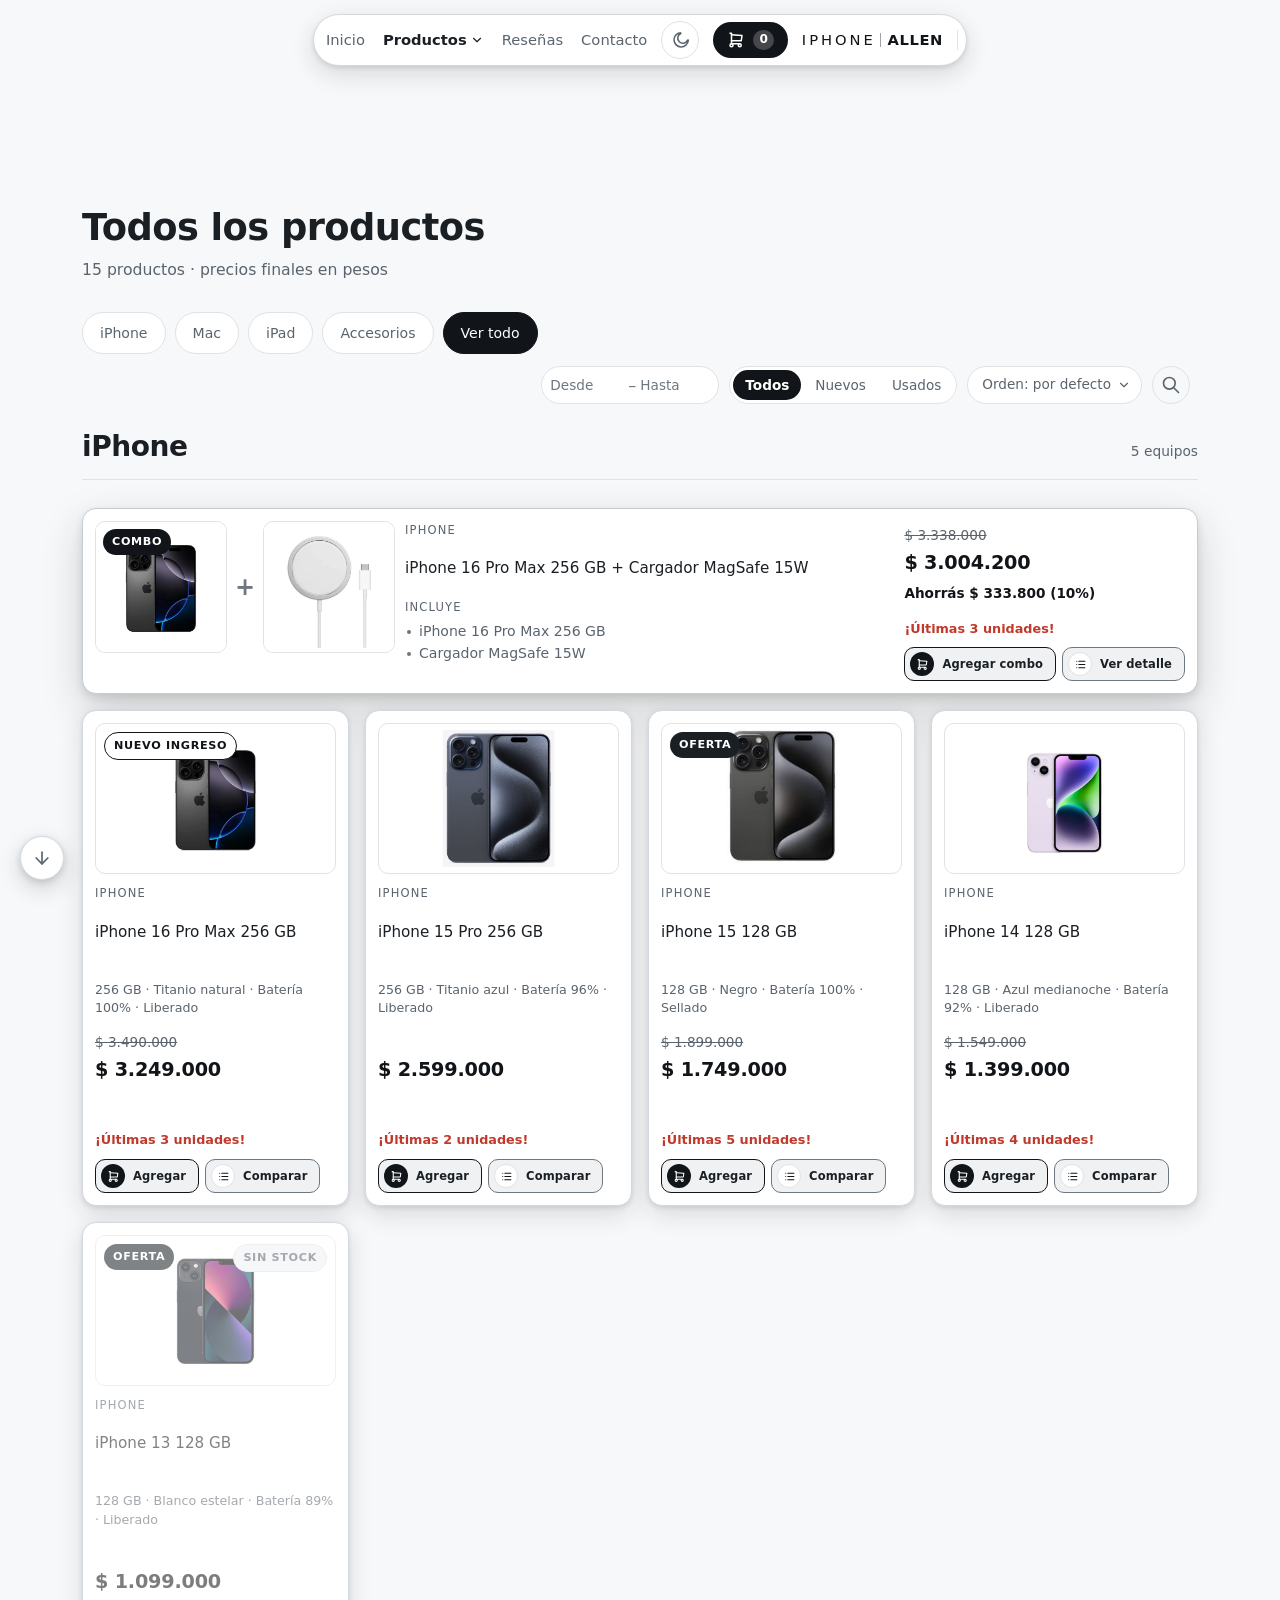
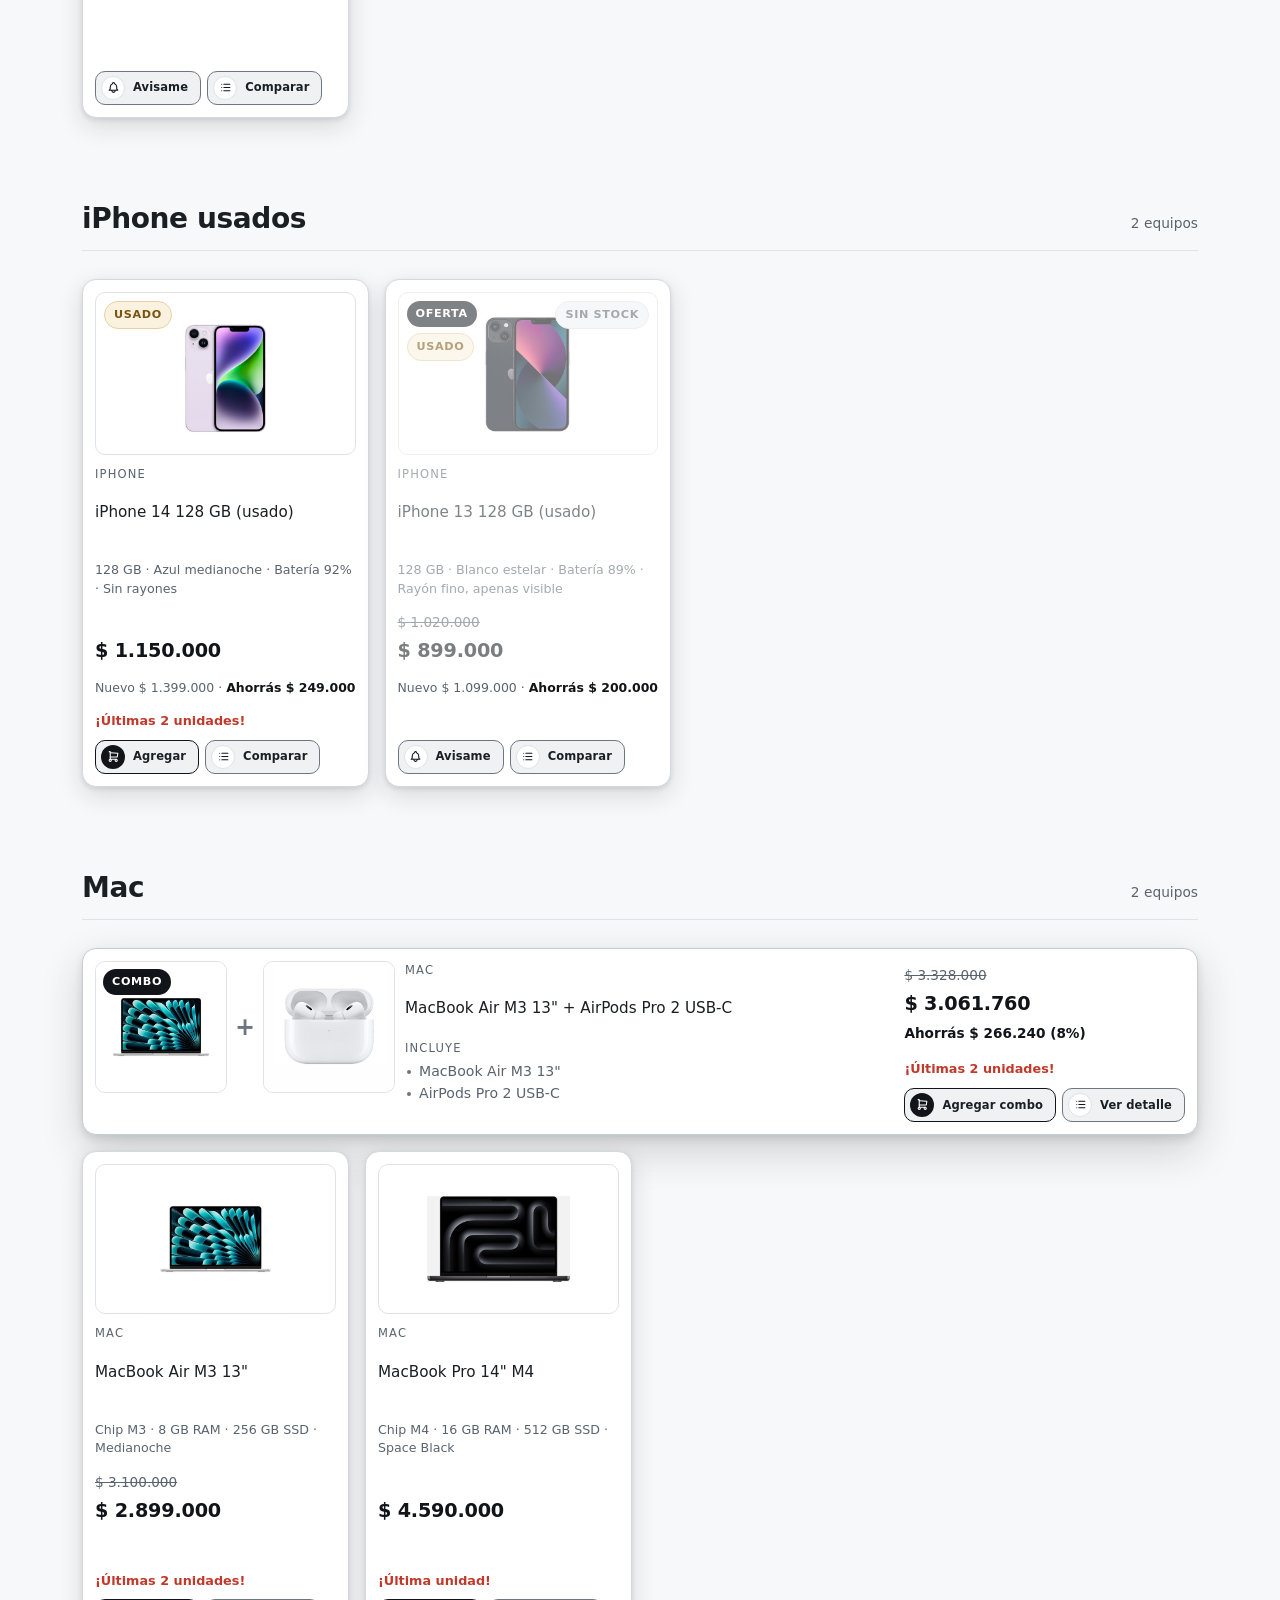
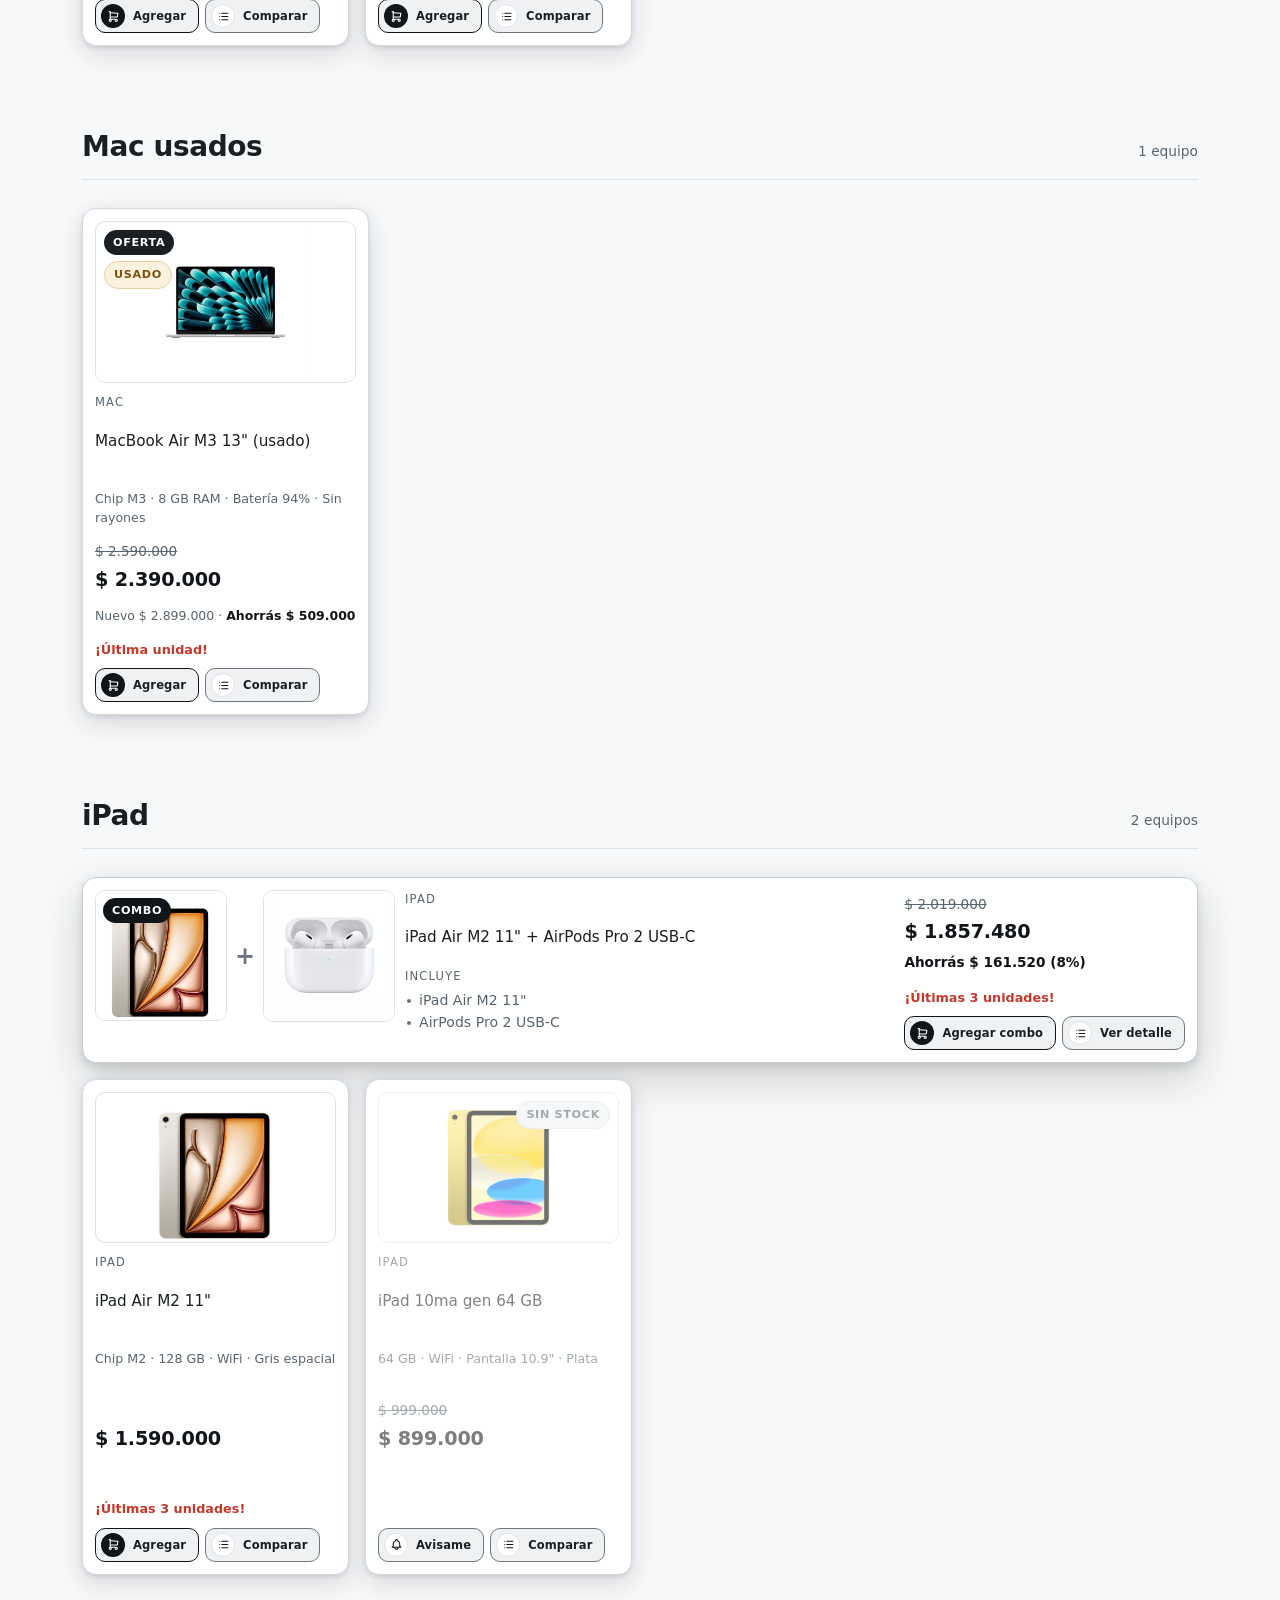
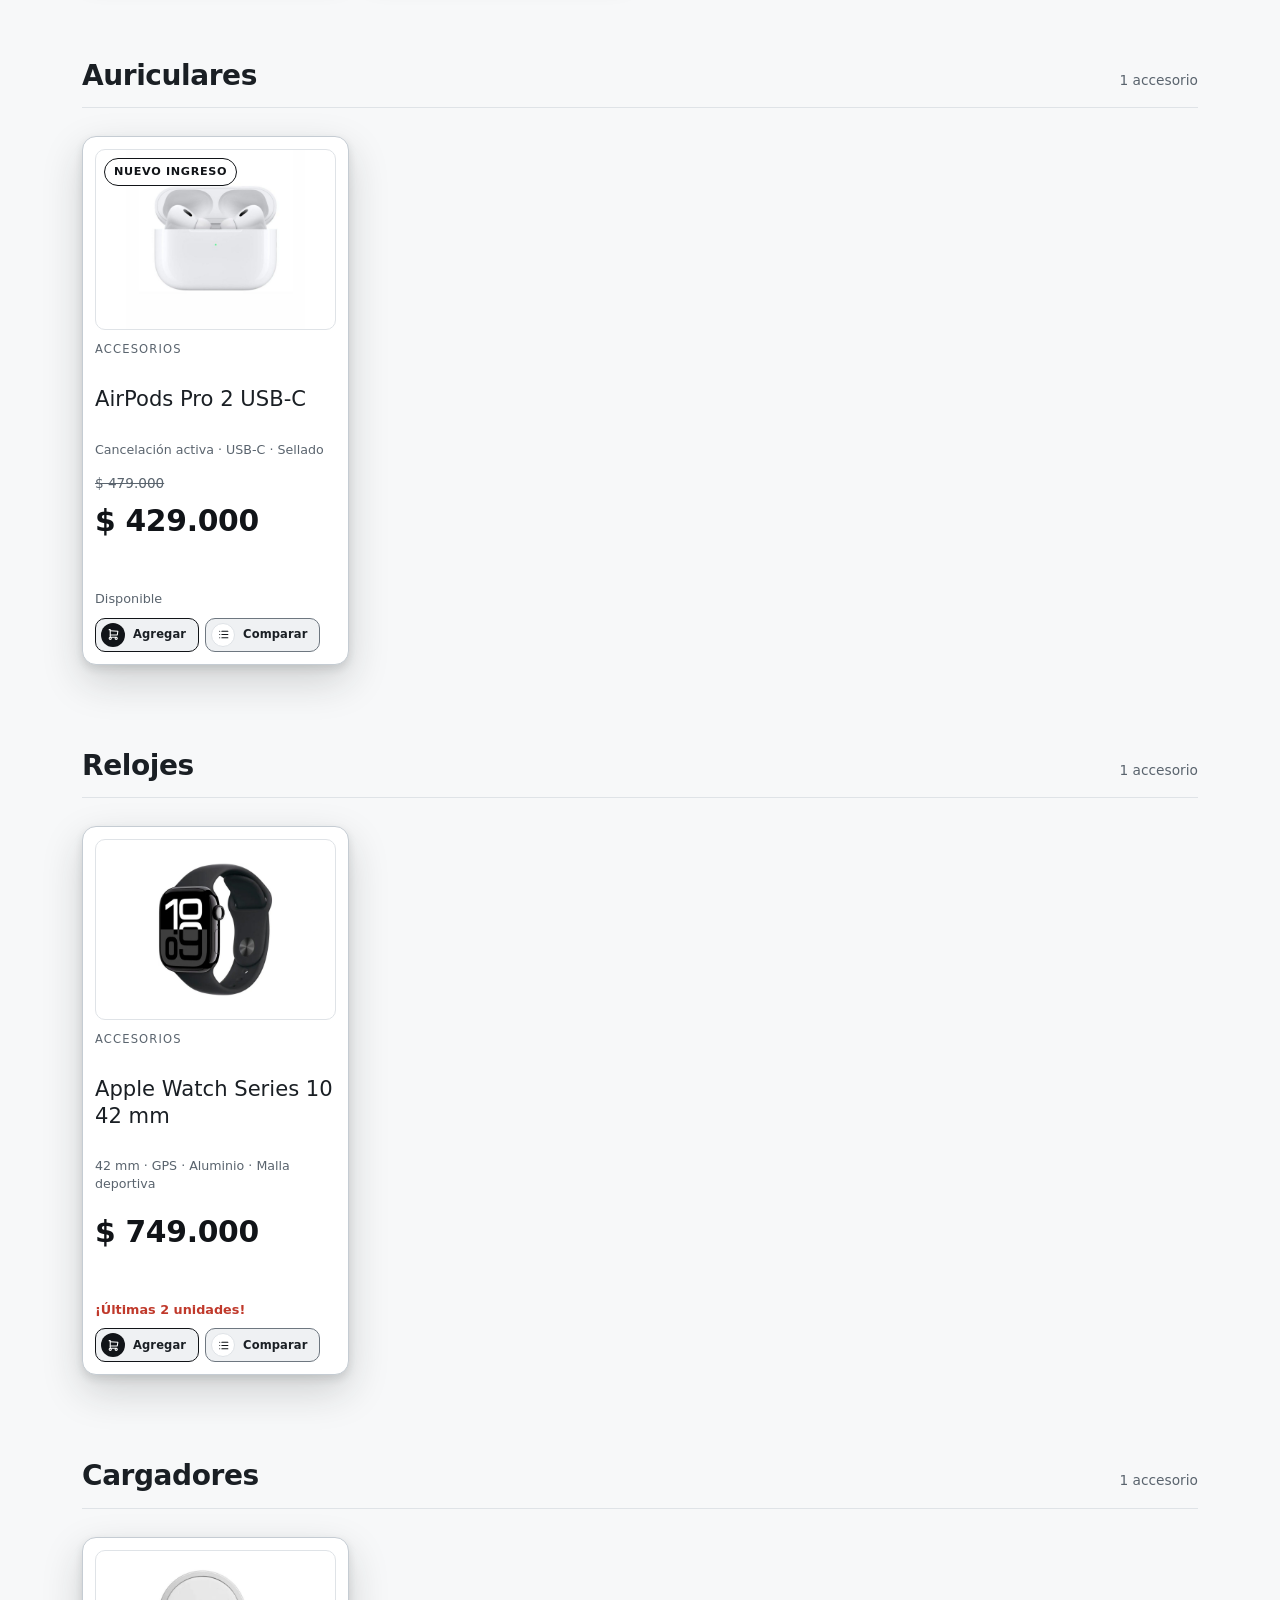
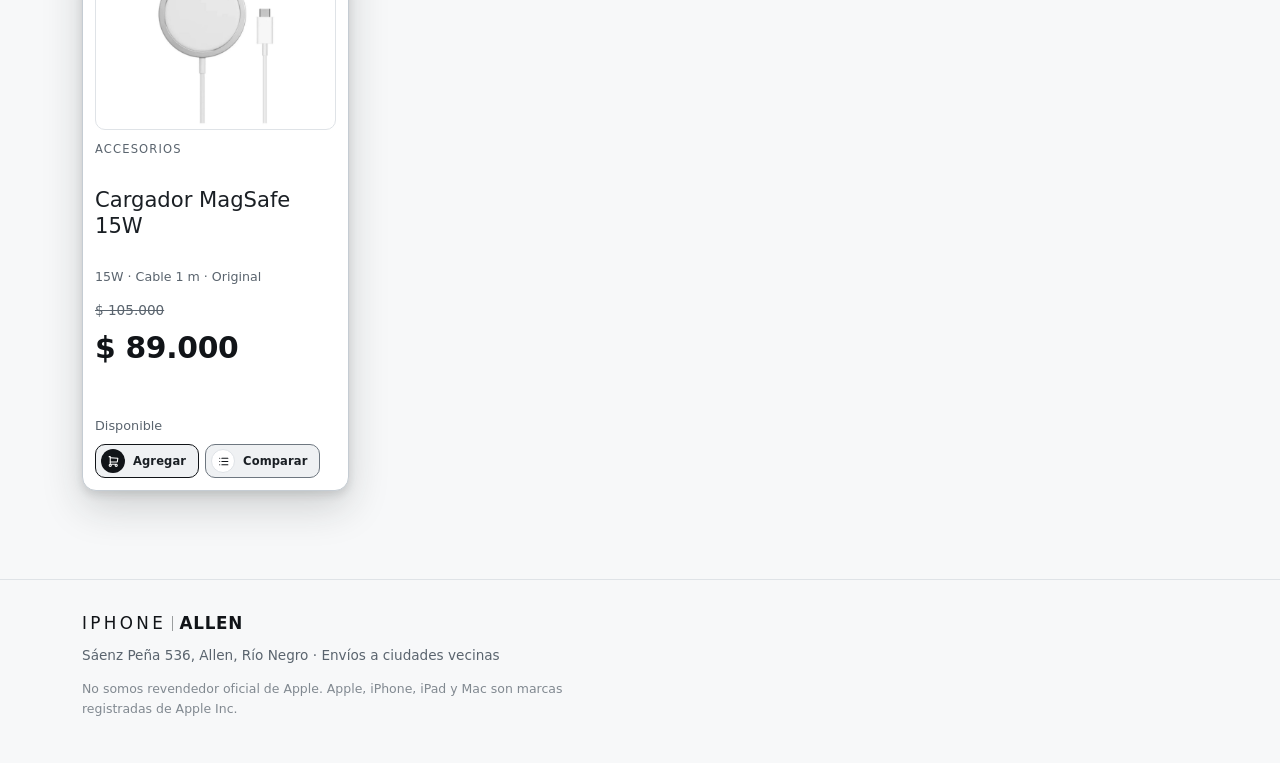
<file: productos.html>
<!doctype html>
<html lang="es-AR">
<head>
<meta charset="utf-8">
<link rel="icon" type="image/svg+xml" href="favicon.svg">
<link rel="icon" type="image/png" sizes="32x32" href="favicon-32.png">
<link rel="apple-touch-icon" href="apple-touch-icon.png">
<meta name="viewport" content="width=device-width, initial-scale=1">
<!-- Tema claro/oscuro: se aplica ANTES de pintar para que no haya un
     destello del tema claro cuando el guardado es oscuro. Lee la misma
     clave de localStorage que app.js (nombre-tema); si no hay elección
     previa, el sitio arranca SIEMPRE en claro (se ignora la preferencia
     del sistema a propósito). -->
<script>
  (function () {
    try {
      var t = localStorage.getItem('nombre-tema');
      if (t !== 'claro' && t !== 'oscuro') t = 'claro';
      document.documentElement.setAttribute('data-tema', t);

      // Marca que las apariciones al scrollear están habilitadas. Se pone
      // ACÁ, antes del primer pintado, porque es lo que deja las secciones
      // en opacity 0 desde el arranque: si la clase la pusiera app.js (que
      // corre al final del body) se vería un parpadeo del contenido ya
      // visible antes de ocultarse. Sin JS, sin IntersectionObserver o con
      // "reducir movimiento" activo, la clase no se pone y todo se ve
      // directo, sin animación.
      if ('IntersectionObserver' in window &&
          !(window.matchMedia && window.matchMedia('(prefers-reduced-motion: reduce)').matches)) {
        document.documentElement.classList.add('con-animacion');

        // RED DE SEGURIDAD: las secciones arrancan en opacity 0 y dependen
        // de que app.js las revele. Si app.js no llega a correr (un error
        // antes de revelarSecciones(), un archivo que no cargó), quedarían
        // invisibles PARA SIEMPRE. Este timeout saca la clase —y con ella
        // el ocultamiento— salvo que app.js haya avisado que tomó el
        // control poniendo data-anim="ok". Es lo que garantiza que el
        // contenido nunca desaparezca por una animación que no arrancó.
        window.setTimeout(function () {
          if (document.documentElement.dataset.anim !== 'ok') {
            document.documentElement.classList.remove('con-animacion');
          }
        }, 2500);
      }
    } catch (e) {
      document.documentElement.setAttribute('data-tema', 'claro');
    }
  })();
</script>

<title>Todos los productos — IPHONE ALLEN | Allen, Río Negro</title>
<meta name="description" content="Catálogo completo de IPHONE ALLEN: iPhone, Mac, iPad y accesorios en Allen, Río Negro. Precios finales en pesos y envíos a ciudades vecinas.">

<!-- OJO: sacar esta línea antes de publicar el sitio de verdad. Está acá
     para que Google no indexe la página mientras todavía tiene textos
     placeholder sin completar (ver README.md). -->
<meta name="robots" content="noindex, nofollow">

<!-- Vista previa al compartir el link (WhatsApp, redes).
     OJO 1: og:url y og:image apuntan a https://iphone-allen.vercel.app/.
     Si el sitio pasa a un dominio propio hay que actualizarlas en los
     SEIS HTML y en la constante SITIO de app.js.
     OJO 2: og:image usa por ahora una foto de producto de img/. Conviene
     reemplazarla por una imagen propia de 1200x630px (el formato que
     esperan WhatsApp y las redes) cuando la tengan. -->
<meta property="og:title" content="Todos los productos — IPHONE ALLEN | Allen, Río Negro">
<meta property="og:description" content="Catálogo completo: iPhone, Mac, iPad y accesorios. Precios finales en pesos, local en Allen, Río Negro y envíos a ciudades vecinas.">
<meta property="og:image" content="https://iphone-allen.vercel.app/img/iphone-16-pro-max-256.jpg">
<meta property="og:url" content="https://iphone-allen.vercel.app/productos.html">
<meta property="og:type" content="website">
<meta property="og:locale" content="es_AR">
<meta name="twitter:card" content="summary_large_image">

<link rel="preconnect" href="https://api.fontshare.com" crossorigin>
<link rel="stylesheet" href="https://api.fontshare.com/v2/css?f[]=clash-display@500,600,700&f[]=general-sans@400,500,600&display=swap">
<link rel="stylesheet" href="styles.css">
</head>
<body>

<!-- Header, footer, carrito, modal y toast los genera app.js: acá sólo
     van los contenedores. data-catalogo="completo" es lo que le dice a
     montarPaginaCatalogo() que muestre las cuatro categorías juntas, en
     vez de una sola como en las páginas de categoría. -->
<div id="app-header"></div>

<main id="top" data-catalogo="completo"></main>

<div id="app-footer"></div>

<script src="app.js"></script>
</body>
</html>
</file>
<file: styles.css>
/* =====================================================================
   IPHONE ALLEN — hoja de estilos única
   Mobile primero. Sin dependencias salvo las fuentes de Fontshare.
   ===================================================================== */

/* ----------------------------- TOKENS ----------------------------- */
:root {
  --fondo:        #F7F8F9;
  --superficie:   #FFFFFF;
  --superficie2:  #EFF1F3;
  --borde:        #DFE3E7;
  --borde-fuerte: #C5CCD3;
  /* Paleta monocromática: --acento y --acento-fuerte comparten el mismo
     negro (#111418) — antes eran dos tonos de jade con roles distintos
     (texto vs. fondo de botón), ahora ambos casos usan el mismo negro,
     que pasa de sobra el contraste 4.5:1 en cualquiera de los dos usos. */
  --acento:       #111418;
  --acento-fuerte:#111418;
  --acento-suave: #F0F1F3;
  /* Sólo para la celda ganadora del comparador: --acento-suave (#F0F1F3)
     queda casi idéntico al header de tabla (#EFF1F3) y a la fila cebra
     (#F7F8F9), así que ahí no alcanza como resaltado. Este tono más oscuro
     se separa de ambos sin competir con el texto #111418 encima. */
  --comparador-gana: #E2E5E9;
  --texto:        #1A1F24;
  --texto-suave:  #5A646E;
  /* Subido de #8A939C: sobre blanco daba 3.12:1 y no llegaba al mínimo
     de 4.5:1. Ahora 4.55:1, y sigue claramente por debajo de
     --texto-suave (6.03), así que la jerarquía de los tres grises no
     se pierde. Lo usan los placeholders y los textos de apoyo. */
  --texto-tenue:  #6E7780;
  --rojo-suave:   #C0392B;
  --error-suave:  #FDEDEA;

  /* chapita "Usado" y encabezado del informe de estado */
  --usado-fondo:  #FBF1DF;
  --usado-texto:  #7A5312;
  --usado-borde:  #E7D0A3;

  /* Semánticas que antes estaban hardcodeadas en los componentes; se
     movieron acá para que el tema oscuro pueda redefinirlas.
     --sobre-acento: texto/ícono que va ENCIMA de un fondo --acento-fuerte
       (botones, pastilla del carrito, botón flotante). Blanco en los dos
       temas: sobre el jade del tema oscuro también contrasta.
     --marco-foto: fondo del recuadro de las fotos (ver decisión abajo).
     --velo: cortina detrás del modal y el drawer.
     --foco-glow / --error-glow: el halo de 3px del foco de teclado.
     --borde-acento: borde de chips tintados en color de acento.
     --pulso-rgb: color (en tripleta RGB) del latido al agregar al carrito. */
  --sobre-acento:  #FFFFFF;
  /* Fondo del botón al pasar el mouse. Es el único valor del botón nuevo
     que no tenía token: el fondo en reposo es --superficie2 y el hover
     necesita un escalón más marcado, que no existía. */
  --btn-hover:     #E2E6EA;
  /* Estrellas de las reseñas. Ámbar oscuro para que la estrella rellena
     (una forma, no texto) pase ~4:1 sobre el blanco de la tarjeta; la
     vacía en gris de borde fuerte, que se distingue del fondo sin gritar. */
  --estrella:      #B5760A;
  --estrella-vacia:#C5CCD3;
  --marco-foto:    #FFFFFF;
  --velo:          rgba(26, 31, 36, 0.4);
  --foco-glow:     rgba(17, 20, 24, 0.16);
  --error-glow:    rgba(192, 57, 43, 0.18);
  --borde-acento:  rgba(17, 20, 24, 0.35);
  --pulso-rgb:     17, 20, 24;

  --display: 'Clash Display', 'General Sans', system-ui, sans-serif;
  --cuerpo:  'General Sans', system-ui, -apple-system, 'Segoe UI', sans-serif;

  --radio:    14px;
  --radio-sm: 10px;
  --wrap:     1180px;
  --gutter:   20px;

  --transicion: 220ms cubic-bezier(.4, .1, .2, 1);

  /* Sombras para separar las superficies elevadas (blanco) del fondo gris:
     con sólo el borde #DFE3E7 el contraste es demasiado bajo (1.05:1) y
     los bloques parecen flotar sin apoyo. Tienen que notarse en reposo,
     no sólo al pasar el mouse. */
  /* Color de todas las sombras, en tripleta RGB, para poder apagarlo de
     una en el tema oscuro (donde una sombra sobre fondo oscuro no se ve y
     la separación la toman los bordes). */
  --sombra-rgb: 26, 31, 36;
  --sombra-superficie:       0 2px 4px rgba(var(--sombra-rgb), .10), 0 8px 24px rgba(var(--sombra-rgb), .14);
  --sombra-superficie-hover: 0 4px 8px rgba(var(--sombra-rgb), .12), 0 12px 32px rgba(var(--sombra-rgb), .18);
  /* un poco más marcada: refuerza la jerarquía de la tarjeta principal */
  --sombra-principal:        0 4px 8px rgba(var(--sombra-rgb), .12), 0 16px 40px rgba(var(--sombra-rgb), .18);

  /* Borde para las mismas superficies con sombra: --borde (#DFE3E7) queda
     demasiado tenue al lado de una sombra este marcada y se ve redundante;
     este tono un poco más oscuro se distingue sin competir. Sólo se usa en
     el borde exterior de tarjetas/bloques con sombra — el resto de los
     divisores (inputs, filas de tabla, chips) se quedan con --borde. */
  --borde-superficie: #D3D9DF;
}

/* ------------------------- TEMA OSCURO ----------------------------
   Sólo redefine variables: ninguna regla de componente se duplica. El
   atributo lo pone un script inline en el <head> (antes de pintar) y lo
   cambia el interruptor del header. El claro vive en :root y también se
   puede forzar con [data-tema="claro"] (que simplemente no hereda nada
   de acá).

   ACENTO: en claro --acento y --acento-fuerte eran el mismo negro; en
   oscuro se separan según su rol —igual que el nombre de cada variable
   ya sugería—: --acento es el jade CLARO para texto/bordes sobre fondo
   oscuro, --acento-fuerte el jade saturado para FONDOS de botón (con
   glifo/texto blanco encima, --sobre-acento).

   SOMBRAS: sobre fondo oscuro una sombra no se ve, así que las tres
   variables de superficie pasan a `none` y la separación la toma el
   borde (--borde-superficie, más marcado). Los elementos flotantes
   (modal, drawer, panel del menú, botón de WhatsApp) sí conservan
   sombra: --sombra-rgb pasa a negro puro, que sobre el fondo oscuro
   funciona como una sombra real.
   ------------------------------------------------------------------ */
[data-tema="oscuro"] {
  --fondo:        #12161A;
  --superficie:   #171B21;
  --superficie2:  #1F252C;
  --borde:        #232A31;
  --borde-fuerte: #3A424C;
  --borde-superficie: #2A313A;

  --acento:       #5DCAA5;   /* texto/bordes de acento */
  /* Bajado de #1D9E75: ese jade con texto/glifo blanco encima daba 3,39
     de contraste, por debajo del 4,5 que pide el texto. #17805E lo lleva
     a 4,9 sin salirse de la identidad jade del sitio (es el mismo tono,
     un escalón más oscuro). Lo usan todos los fondos plenos del tema
     oscuro: botones primarios, contador del carrito, pastilla de
     categoría activa, filtro nuevo/usado, etiquetas Combo y el círculo
     del ícono primario. */
  --acento-fuerte:#17805E;   /* fondos de botón */
  --acento-suave: #1A2A26;
  --comparador-gana: #1F2E2A;

  --texto:        #F0F0F2;
  --texto-suave:  #9AA3AC;
  /* Igual que en el tema claro: daba 4.49:1 sobre --superficie, a un
     pelo del mínimo. Ahora 4.82:1. */
  --texto-tenue:  #838D98;

  --rojo-suave:   #E28275;
  --error-suave:  #2A1B18;

  /* el ámbar se invierte: fondo apagado y texto claro, como el resto de
     los chips del tema oscuro */
  --usado-fondo:  #2C2418;
  --usado-texto:  #E5BE7C;
  --usado-borde:  #4A3B24;

  /* el marco de las fotos se queda blanco: las fotos vienen con fondo
     blanco y, si el marco fuese oscuro, se vería un halo blanco de la
     foto contra el marco. (--sobre-acento también sigue blanco.) */
  --marco-foto:   #FFFFFF;

  --btn-hover:    #29313A;
  /* Ámbar claro sobre el fondo oscuro: la estrella rellena queda muy por
     encima de 3:1, y la vacía se lee como un gris apagado. */
  --estrella:     #F0B44A;
  --estrella-vacia:#3A424C;

  --velo:         rgba(0, 0, 0, 0.6);
  --foco-glow:    rgba(93, 202, 165, 0.30);
  --error-glow:   rgba(226, 130, 117, 0.28);
  --borde-acento: rgba(93, 202, 165, 0.40);
  --pulso-rgb:    29, 158, 117;

  --sombra-rgb:   0, 0, 0;
  --sombra-superficie:       none;
  --sombra-superficie-hover: none;
  --sombra-principal:        none;
}

/* Transición del cambio de tema: sólo mientras se conmuta (el JS agrega
   .cambiando-tema por ~250ms) y sólo sobre color/fondo/borde, nunca
   `all` —eso haría parpadear transforms y opacidades de toda la página. */
html.cambiando-tema,
html.cambiando-tema * {
  transition: background-color 200ms ease,
              border-color 200ms ease,
              color 200ms ease,
              fill 200ms ease !important;
}

/* ------------------ APARICIÓN AL SCROLLEAR (SECCIONES) -------------
   La clase .con-animacion la pone el script inline del <head>, antes del
   primer pintado: así las secciones ya nacen en opacity 0 y no se ve el
   parpadeo de contenido visible que se oculta un instante después. Si no
   hay JS, no hay IntersectionObserver, o el visitante pidió reducir
   movimiento, esa clase no se agrega y todo se ve directo.

   app.js saca las dos clases al terminar la transición, así que el
   elemento queda SIN transform y SIN will-change residuales: eso es lo
   que evita reabrir el bug del scroll trabado sobre las imágenes.
   ------------------------------------------------------------------ */
/* El estado oculto lo aplica el CSS por sí solo, sin esperar a app.js:
   por eso el selector es :not([data-revelado]) y no una clase que
   agregue el JS. Si lo pusiera el JS (que corre al final del body) la
   sección se vería un instante antes de ocultarse: ese es el parpadeo. */
html.con-animacion main > .seccion:not([data-revelado]) {
  opacity: 0;
  transform: translateY(12px);
  will-change: opacity, transform;
}

/* entrando */
html.con-animacion main > .seccion[data-revelado="animando"] {
  opacity: 1;
  transform: none;
  transition: opacity 350ms ease, transform 350ms cubic-bezier(.4, .1, .2, 1);
}

/* terminada: sin transform, sin will-change y sin transition colgados */
html.con-animacion main > .seccion[data-revelado="listo"] {
  opacity: 1;
  transform: none;
  will-change: auto;
}

/* ------------------------------ BASE ------------------------------ */
*, *::before, *::after { box-sizing: border-box; }

html {
  scroll-behavior: smooth;
  /* el header sticky no tapa el destino del scroll */
  scroll-padding-top: 84px;
  -webkit-text-size-adjust: 100%;
}

body {
  margin: 0;
  background: var(--fondo);
  color: var(--texto);
  font-family: var(--cuerpo);
  font-size: 16px;
  line-height: 1.6;
  -webkit-font-smoothing: antialiased;
}

/* Fondo plano #F7F8F9 (lo pone `body { background }` arriba).
   Sobre tema claro, incluso manchas muy tenues tienden a leerse como un
   tinte sucio en las esquinas, que es justo lo que se quería evitar; el
   plano es limpio y sin riesgo. Si se prefiere el efecto, basta con volver
   a poner un body::before con dos radial-gradient muy suaves:
   rgba(17,20,24,.05) y rgba(17,20,24,.03). */

h1, h2, h3 {
  font-family: var(--display);
  font-weight: 600;
  line-height: 1.08;
  letter-spacing: -0.015em;
  margin: 0;
}

p { margin: 0; }
ul { margin: 0; padding: 0; list-style: none; }
img { max-width: 100%; display: block; }

a { color: inherit; text-decoration: none; }

/* El atributo hidden tiene que ganarle a cualquier display de autor.
   .modal y .drawer declaran display:flex, y una regla de autor le gana a
   la del navegador ([hidden] { display: none }) aunque tengan la misma
   especificidad: sin este !important quedan en pantalla con opacity 0,
   invisibles pero interceptando clicks y rueda del mouse. */
[hidden] { display: none !important; }

button {
  font: inherit;
  color: inherit;
  background: none;
  border: 0;
  cursor: pointer;
}

/* Todos los precios en cifras de ancho fijo */
.precio, .precio--anterior, .precio--total, [data-precio] {
  font-variant-numeric: tabular-nums;
  font-feature-settings: "tnum" 1;
}

/* Foco visible en teclado, en todos los controles */
:focus-visible {
  outline: 2px solid var(--acento);
  outline-offset: 3px;
  border-radius: 4px;
}
:focus:not(:focus-visible) { outline: none; }

.sr-only {
  position: absolute;
  width: 1px; height: 1px;
  padding: 0; margin: -1px;
  overflow: hidden;
  clip: rect(0 0 0 0);
  white-space: nowrap;
  border: 0;
}

.skip-link {
  position: absolute;
  left: 12px; top: -60px;
  z-index: 100;
  background: var(--acento-fuerte);
  color: var(--sobre-acento);
  padding: 10px 16px;
  border-radius: var(--radio-sm);
  font-weight: 600;
  transition: top var(--transicion);
}
.skip-link:focus { top: 12px; }

.wrap {
  width: 100%;
  max-width: var(--wrap);
  margin-inline: auto;
  padding-inline: var(--gutter);
}

/* ----------------------------- BOTONES ----------------------------
   Tratamiento único para todos los botones de acción: UNA sola caja de
   fondo suave y borde marcado, con el ícono metido en un círculo lleno a
   la izquierda y el texto al lado, en el color de texto normal.

   El markup lo arma btnPartes() en app.js y NO cambió:
     <button class="btn"><span class="btn__ico">svg</span>
                         <span class="btn__txt">Texto</span></button>
   Sigue siendo un <button>/<a> real; el ícono va con aria-hidden y el
   texto queda accesible. Todo el rediseño es CSS: no se tocó una línea
   del armado de botones, así que alcanza de una sola vez a los de las
   tarjetas, el carrusel, el modal, el carrito, el hero y el comparador.

   El padding es asimétrico —6px a la izquierda, 15 a la derecha— porque
   el círculo ya aporta su propio aire de ese lado; con el mismo padding
   en los dos, el botón se lee descentrado.

   OJO: no poner transform en :hover de .btn. Los botones de las
   tarjetas son descendientes de .card y un transform ahí puede
   reabrir el bug del scroll trabado sobre .media. Por eso el estado
   :active se marca con una sombra interior y no con un scale.
   ------------------------------------------------------------------ */
.btn {
  display: inline-flex;
  align-items: center;
  gap: 9px;
  background: var(--superficie2);
  border: 1.5px solid var(--acento-fuerte);
  border-radius: 10px;
  padding: 5px 15px 5px 6px;
  font-family: var(--cuerpo);
  font-weight: 600;
  font-size: 12px;
  letter-spacing: 0.01em;
  text-align: left;
  color: var(--texto);
  cursor: pointer;
  transition: background var(--transicion), border-color var(--transicion);
}
.btn:hover { background: var(--btn-hover); }

.btn__ico {
  flex: 0 0 auto;
  width: 28px;
  height: 28px;
  border-radius: 50%;
  display: flex;
  align-items: center;
  justify-content: center;
  background: var(--acento-fuerte);
  color: var(--sobre-acento);   /* trazo blanco dentro del círculo */
  transition: background var(--transicion), color var(--transicion);
}
.btn__ico .ico { width: 15px; height: 15px; }

/* El texto va en el color de texto normal, NO en blanco: el único blanco
   del botón es el trazo del ícono dentro del círculo. */
.btn__txt {
  color: var(--texto);
  min-width: 0;
}

/* Variante secundaria (Comparar, Consultar, Avisame…): mismo fondo suave,
   pero el borde en el gris fuerte en vez del acento, y el círculo VACÍO
   —en color de superficie— con el trazo en acento. Al pasar el mouse el
   borde sube a acento: es la misma señal que daba el botón anterior. */
/* --texto-tenue y no --borde-fuerte: con el gris de borde el botón
   secundario apenas se delimitaba sobre la tarjeta blanca (1,6 de
   contraste). Con --texto-tenue el borde se lee como tal sin competir con
   el primario, que va en negro/jade pleno. */
.btn--sec { border-color: var(--texto-tenue); }
.btn--sec .btn__ico {
  background: var(--superficie);
  color: var(--acento);
  /* Sin borde el disco blanco desaparecía sobre el fondo suave del botón
     (1,1 de contraste). El borde fino lo dibuja sin volverlo pesado. */
  border: 1px solid var(--borde);
}
.btn--sec:hover { border-color: var(--acento-fuerte); }

/* Pulsado: se hunde con una sombra interior. Sin transform (ver arriba). */
.btn:active:not(:disabled) {
  box-shadow: inset 0 2px 4px rgba(var(--sombra-rgb), 0.20);
}

.btn:disabled {
  opacity: 0.5;
  cursor: not-allowed;
}
.btn:disabled:hover {
  background: var(--superficie2);
  border-color: var(--acento-fuerte);
}
.btn--sec:disabled:hover { border-color: var(--borde-fuerte); }

/* Área de toque cómoda en todos los botones de acción (WCAG 2.5.8 pide
   24px como mínimo; 44px es el objetivo recomendado para el pulgar). */
.btn { min-height: 44px; }

/* A ancho completo el texto ocupa el resto de la fila */
.btn--bloque { width: 100%; }
.btn--bloque .btn__txt { flex: 1; }

/* Ajustado a su contenido: el ícono más el texto y nada más. Lo usan las
   tarjetas (normal, principal, carrusel) y el modal, donde un botón a
   todo el ancho dejaba una franja vacía a la derecha del texto.
   align-self sirve en los contenedores flex-columna (.card) y
   justify-self en los grid (.modal__acciones): se declaran los dos
   porque el mismo botón vive en ambos. */
.btn--compacto {
  width: auto;
  align-self: start;
  justify-self: start;
}

.btn--comparar { width: auto; }

/* ------------------- BOTÓN DE ACCIÓN PRINCIPAL --------------------
   Un escalón por encima del botón normal, para que en el checkout se
   note cuál es LA acción de la pantalla. Es un escalón, no el tamaño
   desmedido de antes: el texto sube de 12 a 14px y los dos bloques
   ganan 3px arriba y abajo (44px de alto contra los 34 del botón
   compacto en escritorio). En mobile el botón normal ya mide 44 por el
   min-height global, así que acá la diferencia la marca la tipografía.
   Ver htmlCheckout(): lo usa "Finalizar compra". */
.btn--principal {
  font-size: 14px;
  margin-top: 4px;
  padding: 6px 20px 6px 7px;
  gap: 11px;
}
.btn--principal .btn__ico { width: 32px; height: 32px; }
.btn--principal .btn__ico .ico { width: 17px; height: 17px; }

/* Botón sin tratamiento de bloque: acción menor, sólo texto.
   Hoy lo usa "Vaciar carrito". */
.btn-plano {
  color: var(--texto-suave);
  font-weight: 500;
  font-size: 0.88rem;
  padding: 10px;
  width: 100%;
  transition: color var(--transicion);
}
.btn-plano:hover { color: var(--texto); }

/* ----------------------------- HEADER -----------------------------
   Cápsula flotante centrada, separada de los bordes de la pantalla.
   El <header> en sí es transparente y no recibe clicks: sólo la
   cápsula los recibe, así el hueco de alrededor no tapa el contenido
   que pasa por debajo al scrollear.
   ------------------------------------------------------------------ */
/* El sticky va en #app-header (hijo directo del body), NO en .header:
   position:sticky se mueve dentro de la caja del PADRE, y como
   #app-header mide exactamente lo que mide el header, el recorrido era
   cero y la barra se iba con el scroll. Estaba pensada para quedar fija
   (de ahí el scroll-padding-top de html), pero nunca lo hacía. */
#app-header {
  position: sticky;
  top: 0;
  z-index: 40;
}

.header {
  padding-block: 14px 8px;
  pointer-events: none;
}
.header > .wrap { pointer-events: none; }

.navbar {
  position: relative;   /* ancla del panel del desplegable en mobile */
  pointer-events: auto;
  display: flex;
  flex-wrap: wrap;
  align-items: center;
  gap: 10px 14px;
  background: var(--superficie);
  border: 1px solid var(--borde-superficie);
  box-shadow: var(--sombra-superficie);
  /* Mobile: bloque de dos filas, así que redondeo parejo de tarjeta.
     Antes acá iba 99px arriba (píldora) y 22px abajo, que servía cuando
     la cápsula medía una fila baja. Con las dos filas de 44px la caja
     pasó a 104px de alto y ese radio dejó de entrar: como 99+22=121
     supera los 104, el navegador escala los radios y las esquinas de
     arriba se comían 26px de fondo a cada lado. El resultado era un
     domo — angosto arriba, ancho abajo — con el logotipo y el carrito
     pisando fuera del blanco y la curva barriendo entre las dos filas,
     que es justo lo que se leía como "los links quedaron afuera".
     El desktop, que sigue siendo una sola fila, mantiene su píldora de
     99px más abajo, en su propia media query. */
  border-radius: 22px;
  padding: 6px 8px 6px 12px;
  backdrop-filter: blur(12px);
}

.brand {
  order: 1;
  flex: 0 0 auto;
  margin-right: auto;
}

/* --------------------------- LOGOTIPO ------------------------------
   Sólo texto en negro, sin recuadro. Mismo tratamiento en el header
   (.brand) y en el footer (.footer__brand).
   ------------------------------------------------------------------ */
/* Marca tipográfica: la categoría en peso liviano y bien espaciada, el
   lugar en negrita y más ceñido. El contraste de peso es lo que la hace
   leer como logotipo y no como texto suelto. Ver htmlLogo() en app.js
   para cambiar de variante (regla / punto / apilado). */
.logo {
  display: inline-block;
  font-family: var(--display);
  font-size: 0.92rem;
  text-transform: uppercase;
  color: var(--acento);
  line-height: 1.15;
  white-space: nowrap;
}

.logo__cat {
  font-weight: 400;
  letter-spacing: 0.2em;
}

.logo__lugar {
  font-weight: 700;
  letter-spacing: 0.04em;
}

/* --- variante 'regla': línea vertical fina entre las dos palabras --- */
.logo--regla .logo__lugar::before {
  content: "";
  display: inline-block;
  width: 1px;
  height: 0.92em;
  margin-right: 0.42em;
  background: currentColor;
  opacity: 0.4;
  vertical-align: -0.1em;
}

/* --- variante 'punto' --- */
.logo--punto .logo__lugar::before {
  content: "";
  display: inline-block;
  width: 3px;
  height: 3px;
  border-radius: 999px;
  margin-right: 0.5em;
  background: currentColor;
  opacity: 0.55;
  vertical-align: 0.28em;
}

/* --- variante 'apilado': dos líneas, sin separador --- */
.logo--apilado {
  display: grid;
  justify-items: start;
  line-height: 1.02;
}
.logo--apilado .logo__cat { font-size: 0.74em; }

/* El footer tiene aire de sobra: la marca puede respirar un poco más */
.logo--grande { font-size: 1.05rem; }

/* separador entre logotipo y links: sólo cuando van en la misma fila */
.navbar__sep {
  order: 1;
  display: none;
  flex: 0 0 auto;
  width: 1px;
  height: 20px;
  background: var(--borde);
}

.cart-btn { order: 2; }

/* Interruptor de tema: botón fantasma, a la izquierda de la pastilla del
   carrito. Mismo order que .cart-btn; queda a su izquierda por orden de
   fuente (va justo antes en el DOM). */
.tema-btn {
  order: 2;
  flex: 0 0 auto;
  display: grid;
  place-items: center;
  width: 38px;
  height: 38px;
  border-radius: 999px;
  border: 1px solid var(--borde);
  color: var(--texto-suave);
  background: transparent;
  transition: color var(--transicion), border-color var(--transicion), background var(--transicion);
}
.tema-btn:hover { color: var(--texto); border-color: var(--texto-suave); background: var(--superficie2); }
.tema-btn__ico { display: flex; }
.tema-btn__ico .ico { width: 19px; height: 19px; }

/* Con sólo tres entradas (Inicio · Productos · Contacto) entran en una
   fila sin scroll horizontal, así que el nav puede tener overflow visible
   y dejar que el panel del desplegable se salga. */
.nav {
  order: 3;
  flex: 1 1 100%;
  display: flex;
  align-items: center;
  gap: 18px;
  white-space: nowrap;
  font-size: 0.92rem;
  color: var(--texto-suave);
  padding-inline: 4px;
}
.nav__link { flex: 0 0 auto; transition: color var(--transicion); }
.nav__link:hover { color: var(--texto); }

/* --------------------- DESPLEGABLE "PRODUCTOS" -------------------- */
.nav-drop { position: relative; flex: 0 0 auto; }

/* OJO CON EL ORDEN: estas dos reglas las pisaban, por venir antes en el
   archivo y con la misma especificidad, `.link-sub { display:inline-block }`
   y `.ico { width:20px; height:20px }` (los dos ~1800 líneas más abajo).
   El botón terminaba siendo inline-block —o sea que su align-items no
   hacía nada— y el chevron medía 20px en vez de 14, apoyado en la línea
   de base como cualquier elemento inline: eso estiraba la caja de línea
   del botón y bajaba SU texto 1.2px respecto de "Inicio" y "Contacto".
   Por eso van calificadas con .nav: así ganan por especificidad y no
   dependen de quién esté escrito más abajo. */
.nav .nav-drop__btn {
  display: inline-flex;
  align-items: center;
  gap: 3px;
  background: none;
  border: 0;
  padding: 0;
  cursor: pointer;
}
.nav .nav-drop__chevron {
  width: 14px;
  height: 14px;
  transition: transform 200ms ease;
}
.nav-drop[data-abierto="true"] .nav-drop__chevron { transform: rotate(180deg); }

.nav-drop__panel {
  display: none;
  position: absolute;
  top: calc(100% + 10px);
  left: 0;
  min-width: 190px;
  background: var(--superficie);
  border: 1px solid var(--borde);
  border-radius: 12px;
  box-shadow: 0 10px 30px rgba(var(--sombra-rgb), 0.14);
  padding: 6px;
  z-index: 50;
}
/* puente invisible que cubre el hueco de 10px entre botón y panel, para
   que el hover no se corte al bajar del botón al panel */
.nav-drop__panel::before {
  content: "";
  position: absolute;
  left: 0;
  right: 0;
  top: -10px;
  height: 10px;
}

.nav-drop[data-abierto="true"] > .nav-drop__panel { display: block; }

.nav-drop__grupo { display: block; }

.nav-drop__item {
  display: block;
  width: 100%;
  text-align: left;
  background: none;
  border: 0;
  cursor: pointer;
  padding: 9px 12px;
  border-radius: 8px;
  font-family: var(--cuerpo);
  font-size: 0.9rem;
  font-weight: 500;
  color: var(--texto);
  transition: background 150ms ease, color 150ms ease;
}
.nav-drop__item--sub { padding-left: 22px; font-size: 0.86rem; }
.nav-drop__item:hover,
.nav-drop__item:focus-visible {
  outline: none;
  background: var(--acento-suave);
  color: var(--acento);
}

/* Página actual: cada categoría es una página, así que el ítem del menú
   que corresponde a la que se está viendo queda marcado. En una paleta
   monocromática el color no alcanza como señal: va también el peso. */
.nav-drop__item.is-activo {
  background: var(--acento-suave);
  font-weight: 600;
}
.nav__link.is-activo { color: var(--texto); font-weight: 600; }

/* pastilla jade */
.cart-btn {
  display: inline-flex;
  align-items: center;
  gap: 8px;
  padding: 8px 14px;
  border: 0;
  border-radius: 99px;
  background: var(--acento-fuerte);
  color: var(--sobre-acento);  /* ícono y contador en blanco sobre la pastilla */
  font-size: 0.85rem;
  font-weight: 600;
  transition: background var(--transicion);
}
.cart-btn:hover { background: var(--acento-fuerte); filter: brightness(0.92); }

.cart-btn__count {
  min-width: 20px;
  height: 20px;
  padding-inline: 6px;
  display: grid;
  place-items: center;
  border-radius: 999px;
  /* burbuja translúcida sobre la pastilla de acento: el blanco al 22%
     aclara el jade/negro de fondo en cualquiera de los dos temas, así que
     va literal a propósito (no depende del tema). */
  background: rgba(255, 255, 255, 0.22);
  color: var(--sobre-acento);
  font-size: 0.76rem;
  font-weight: 700;
  font-variant-numeric: tabular-nums;
  transition: background var(--transicion), color var(--transicion);
}
.cart-btn[data-lleno="true"] .cart-btn__count {
  background: var(--sobre-acento);
  color: var(--acento-fuerte);
}

/* ------------------------------ HERO ------------------------------
   Sin fondo propio ni halo: las manchas jade ahora las pone body::before
   y tienen que verse a través de toda la sección.
   ------------------------------------------------------------------ */
.hero {
  position: relative;
  padding-block: 52px 64px;
  background: none;
}

.hero__grid {
  position: relative;
  display: grid;
  gap: 44px;
  align-items: center;
}

.eyebrow {
  font-size: 0.78rem;
  font-weight: 600;
  letter-spacing: 0.13em;
  text-transform: uppercase;
  color: var(--acento);
  margin-bottom: 18px;
}

.hero__titulo {
  font-size: clamp(2.5rem, 9vw, 4.4rem);
  font-weight: 600;
  max-width: 12ch;
  /* Corrección óptica: la caja del título ya estaba alineada, pero a este
     cuerpo la tipografía display deja ~2px de aire a la izquierda del
     primer trazo, contra ~1px del texto de abajo. Sin esto, el título se
     ve metido hacia adentro respecto de la bajada y los tildes. Medido:
     1px de exceso a 73.6px = 0.014em. En em para que escale con el clamp. */
  margin-left: -0.014em;
}

.hero__bajada {
  margin-top: 20px;
  max-width: 44ch;
  font-size: 1.05rem;
  color: var(--texto-suave);
}

.hero__ctas {
  display: flex;
  flex-wrap: wrap;
  gap: 12px;
  margin-top: 30px;
}

/* Tres garantías con tilde. En una fila si entran; si no, se apilan
   (cada una es un ítem flex que no se parte por dentro). */
.datos {
  display: flex;
  flex-wrap: wrap;
  gap: 12px 30px;
  margin-top: 42px;
  padding-top: 26px;
  border-top: 1px solid var(--borde);
}

.dato {
  display: flex;
  align-items: center;
  gap: 8px;
  font-size: 0.95rem;
  font-weight: 500;
}

.dato__ico {
  display: flex;
  flex: 0 0 auto;
  color: var(--acento);
}
/* el tilde solo, sin recuadro: un poco más grueso para que se lea a
   este tamaño (la regla le gana al stroke-width del atributo) */
.dato__ico .ico {
  width: 18px;
  height: 18px;
  stroke-width: 2.5;
}

.hero__direccion {
  margin-top: 16px;
  font-size: 0.88rem;
  color: var(--texto-suave);
}

/* tarjeta del producto destacado del hero */
.hero__producto { min-height: 1px; }

.destacado-card {
  background: var(--superficie);
  border: 1px solid var(--borde);
  border-radius: var(--radio);
  padding: 18px;
  display: grid;
  gap: 16px;
}

.destacado-card__cinta {
  display: inline-flex;
  align-items: center;
  align-self: start;
  gap: 7px;
  font-size: 0.72rem;
  font-weight: 600;
  letter-spacing: 0.1em;
  text-transform: uppercase;
  color: var(--acento);
  background: var(--acento-suave);
  border: 1px solid var(--borde-acento);
  border-radius: 999px;
  padding: 6px 12px;
}

.destacado-card__nombre {
  font-family: var(--display);
  font-size: 1.4rem;
  font-weight: 600;
}

.destacado-card__specs {
  color: var(--texto-suave);
  font-size: 0.9rem;
  margin-top: 5px;
}

.destacado-card__fila {
  display: flex;
  align-items: flex-end;
  justify-content: space-between;
  gap: 16px;
  flex-wrap: wrap;
}

/* ---------------------- IMAGEN / PLACEHOLDER ----------------------
   Estructura pensada para que reemplazar el placeholder por una foto
   sea trivial: dentro de .media, poner
       <img class="media__img" src="fotos/iphone-15.jpg" alt="iPhone 15">
   y borrar (o dejar, queda debajo) el div .media__ph.
   ------------------------------------------------------------------ */
.media {
  position: relative;
  /* Blanco puro: las fotos de producto ya vienen con fondo blanco, así
     que con object-fit:contain la unión entre foto y marco desaparece
     en vez de notarse como una franja vacía oscura. En tema oscuro se
     mantiene blanco (ver --marco-foto): si no, quedaría un halo blanco de
     la foto contra un marco oscuro. */
  background: var(--marco-foto);
  border: 1px solid var(--borde);
  border-radius: var(--radio-sm);
  aspect-ratio: 4 / 3;
  overflow: hidden;
  /* con object-fit:contain (más abajo) la foto puede no llenar el marco;
     este padding evita que toque el borde y hace que el aire alrededor
     se vea intencional, no como un recorte fallado. box-sizing:border-box
     (regla global) hace que el padding no altere el aspect-ratio de acá
     arriba: el marco mantiene su proporción exacta, quien se ajusta es
     el espacio interno para la imagen. */
  padding: 10px;
  /* explícito a propósito: el recorte de la imagen no debe retener la
     rueda del mouse ni encadenarla de forma distinta al resto de la
     página. overscroll-behavior sólo debe existir en .modal__scroll
     (ahí sí el scroll interno tiene que contenerse). */
  overscroll-behavior: auto;
}

.media--alta { aspect-ratio: 1 / 1; }

.media__ph {
  position: absolute;
  inset: 0;
  display: grid;
  place-items: center;
  text-align: center;
  padding: 16px;
  /* sobre marco blanco: fondo gris claro y texto tenue, coherente con
     la paleta clara. */
  background: var(--superficie2);
  color: var(--texto-tenue);
  font-size: 0.88rem;
  font-weight: 500;
  letter-spacing: 0.02em;
}

.media__img {
  position: absolute;
  inset: 0;
  width: 100%;
  height: 100%;
  /* contain, no cover: la foto entra completa, sin recortar los bordes
     del equipo. Si sobra espacio queda vacío (el padding de .media hace
     que ese aire se vea a propósito). */
  object-fit: contain;
}

/* ---------------------------- PRECIOS ----------------------------- */
.precio {
  font-family: var(--display);
  font-weight: 600;
  font-size: 1.55rem;
  color: var(--acento);
  letter-spacing: -0.01em;
  white-space: nowrap;
}

.precio--anterior {
  display: block;
  font-family: var(--cuerpo);
  font-size: 0.85rem;
  font-weight: 400;
  color: var(--texto-suave);
  text-decoration: line-through;
  margin-bottom: 2px;
}

.precio--total {
  font-size: 1.72rem;
  color: var(--acento);
}

/* --------------------------- SECCIONES ---------------------------- */
.seccion { padding-block: 62px; }

.seccion__head { margin-bottom: 30px; }

.seccion__head--catalogo { margin-top: 46px; }

.seccion__titulo {
  font-size: clamp(1.65rem, 5vw, 2.3rem);
}

.seccion__sub {
  margin-top: 9px;
  color: var(--texto-suave);
  font-size: 0.98rem;
}

/* --------------------------- CARRUSEL ----------------------------- */
.carrusel {
  position: relative;
  max-width: 620px;
  margin-inline: auto;
}

.carrusel__viewport {
  overflow: hidden;
  border-radius: var(--radio);
  touch-action: pan-y;
}

.carrusel__track {
  display: flex;
  transition: transform 420ms cubic-bezier(.4, .1, .2, 1);
  will-change: transform;
}

.carrusel__slide {
  flex: 0 0 100%;
  min-width: 0;
  padding: 22px;
  background: var(--superficie);
  border: 1px solid var(--borde-superficie);
  border-radius: var(--radio);
  box-shadow: var(--sombra-superficie);
  display: grid;
  gap: 18px;
  /* evita que el gesto de swipe arrastre la imagen/el texto */
  user-select: none;
  -webkit-user-select: none;
}

.carrusel__slide[aria-hidden="true"] { visibility: hidden; }
.carrusel__slide .media { aspect-ratio: 16 / 11; }

.carrusel__nombre {
  font-family: var(--display);
  font-size: 1.45rem;
  font-weight: 600;
}

.carrusel__specs {
  margin-top: 6px;
  color: var(--texto-suave);
  font-size: 0.92rem;
}

.carrusel__pie {
  display: flex;
  align-items: flex-end;
  justify-content: space-between;
  gap: 16px;
  flex-wrap: wrap;
}
.carrusel__pie .btn { flex: 1 1 170px; }

/* flechas: sólo desktop */
.carrusel__flecha {
  display: none;
  position: absolute;
  top: 50%;
  transform: translateY(-50%);
  z-index: 2;
  width: 44px;
  height: 44px;
  border-radius: 999px;
  background: var(--superficie);
  border: 1px solid var(--borde);
  color: var(--texto);
  font-size: 1.05rem;
  transition: border-color var(--transicion), color var(--transicion), background var(--transicion);
}
.carrusel__flecha:hover:not(:disabled) {
  border-color: var(--acento-fuerte);
  color: var(--acento);
}
.carrusel__flecha:disabled { opacity: 0.32; cursor: not-allowed; }
.carrusel__flecha--prev { left: -62px; }
.carrusel__flecha--next { right: -62px; }

/* barritas de navegación (no puntos) */
.carrusel__barras {
  display: flex;
  justify-content: center;
  gap: 9px;
  margin-top: 24px;
}

/* [11] activa en jade, inactivas en borde-fuerte, 300ms */
.barra {
  width: 42px;
  height: 4px;
  /* La barra se ve de 4px pero se toca mucho más: el ::after de abajo le
     agranda el área sin mover ni un pixel de lo que se ve. */
  position: relative;
  border-radius: 999px;
  background: var(--borde-fuerte);
  border: 0;
  padding: 0;
  transition: background 300ms ease, width 300ms ease;
}
.barra:hover { background: var(--texto-suave); }

/* Área de toque invisible: 4px de alto es imposible de acertar con el
   dedo. Se extiende 10px para arriba y para abajo (24px en total, el
   mínimo de WCAG 2.5.8) en vez de 44, para no comerse los clics del
   carrusel que está justo encima. */
.barra::before {
  content: "";
  position: absolute;
  inset: -10px 0;
}
.barra[aria-selected="true"] {
  background: var(--acento-fuerte);
  width: 62px;
}
/* área táctil cómoda sin agrandar la barrita visible */
.barra { position: relative; }
.barra::after {
  content: "";
  position: absolute;
  inset: -14px -4px;
}

/* ------------------------ BARRA DE CONFIANZA ---------------------- */
/* ---------------------------- FILTROS -----------------------------
   Navegación entre las páginas del catálogo: cada pastilla es un enlace
   a otra página, no un filtro que repinta la grilla. La activa se marca
   con aria-current="page".
   ------------------------------------------------------------------ */
.filtros {
  display: flex;
  gap: 9px;
  /* Las cinco pastillas no entran en 375px: la fila scrollea en
     horizontal en vez de apilarse o cortarse. El scroll es sólo
     horizontal, así que la rueda vertical sigue pasando a la página. */
  overflow-x: auto;
  overscroll-behavior-x: contain;
  scrollbar-width: none;
  /* Una caja con overflow recorta lo que sobresale, y el foco de teclado
     se dibuja 3px por fuera de la pastilla: sin este aire el anillo de
     foco queda cortado arriba y abajo. El margen negativo devuelve el
     espacio para que la fila siga alineada con el resto de la sección.
     Va sólo en vertical: un margen negativo horizontal empujaría la fila
     fuera del contenedor y desbordaría la página en mobile. */
  padding-block: 6px;
  margin-block: -6px;
}
.filtros::-webkit-scrollbar { display: none; }

.filtro {
  flex: 0 0 auto;
  white-space: nowrap;
  padding: 9px 17px;
  border-radius: 999px;
  border: 1px solid var(--borde);
  background: var(--superficie);
  color: var(--texto-suave);
  font-size: 0.88rem;
  font-weight: 500;
  transition: color var(--transicion), border-color var(--transicion), background var(--transicion);
}
.filtro:hover { color: var(--texto); border-color: var(--texto-suave); }

/* Página actual: negro pleno. Es la señal más fuerte de la fila, y no
   depende del color (el sitio es monocromático). */
.filtro[aria-current="page"] {
  background: var(--acento-fuerte);
  border-color: var(--acento-fuerte);
  color: var(--sobre-acento);
}

/* ------------------- SECCIONES POR CATEGORÍA ----------------------
   El catálogo se lee como bloques distintos, no como una grilla
   partida: de ahí el gap grande entre secciones.
   El encabezado vive en el mismo contenedor que la grilla, así que su
   borde inferior queda alineado con el ancho de las tarjetas.
   ------------------------------------------------------------------ */
.secciones {
  display: grid;
  gap: 58px;
}

.cat__head {
  display: flex;
  align-items: baseline;
  justify-content: space-between;
  gap: 18px;
  padding-bottom: 13px;
  margin-bottom: 22px;
  border-bottom: 1px solid var(--borde);
}

.cat__titulo {
  font-family: var(--display);
  font-size: clamp(1.35rem, 4.5vw, 1.75rem);
  font-weight: 600;
  letter-spacing: -0.015em;
}

.cat__conteo {
  color: var(--texto-suave);
  font-size: 0.86rem;
  white-space: nowrap;
  font-variant-numeric: tabular-nums;
}

/* ----------------------------- GRILLA -----------------------------
   Mobile: una sola columna. El principal va primero en el DOM, así que
   queda arriba conservando su tamaño mayor.
   Desde 720px pasa a 1.5fr 1fr 1fr con el principal ocupando dos filas
   de la primera columna (ver más abajo).
   ------------------------------------------------------------------ */
.grilla {
  display: grid;
  grid-template-columns: 1fr;
  gap: 16px;
}

.card {
  /* position: relative lo declara la regla del enlace estirado, más abajo */
  display: flex;
  flex-direction: column;
  gap: 12px;
  padding: 14px;
  background: var(--superficie);
  border: 1px solid var(--borde-superficie);
  border-radius: var(--radio);
  box-shadow: var(--sombra-superficie);
  opacity: 0; /* [10] la revela el IntersectionObserver */
  /* misma duración y curva que el resto de los hovers del sitio */
  transition: border-color var(--transicion), box-shadow var(--transicion);
}

/* [10] entrada escalonada. `backwards` mantiene el estado inicial durante
   el delay; al terminar, el elemento vuelve a su estilo propio y el
   transform queda libre para el hover. */
.card.is-visible {
  opacity: 1;
  animation: entrarTarjeta 300ms ease var(--delay, 0ms) backwards;
}

/* [4] borde que enciende.
   Ojo: NO agregar transform acá (ni translateY ni scale). .media es hijo
   directo de .card y tiene overflow:hidden + border-radius (el recorte
   de la imagen); un transform en :hover sobre este ancestro promueve
   .card a su propia capa de composición exactamente al entrar el mouse,
   y esa capa puede "tragarse" la rueda del mouse sobre el área recortada
   hasta que el cursor sale de la tarjeta (bug real, ya reportado). El
   cambio de borde no compone capa nueva, así que es seguro. Lo mismo
   vale para box-shadow: anima el valor de la sombra, nunca la posición
   ni el tamaño de la caja. */
.card.is-visible:hover {
  border-color: var(--acento);
  box-shadow: var(--sombra-superficie-hover);
}

/* Escape hatch: si la sonda de app.js detectó que este navegador no
   avanza animaciones ni dispara el observer, la entrada se apaga y la
   tarjeta queda visible sin depender del keyframe (que si no avanza se
   queda en su estado inicial, opacity 0, y la tarjeta no se ve nunca). */
html[data-anim-entrada="no"] .card {
  opacity: 1;
  animation: none;
}

@keyframes entrarTarjeta {
  from { opacity: 0; transform: translateY(10px); }
}

/* el nombre es el único foco de la tarjeta y su ::after la cubre entera,
   así todo el bloque abre el modal con un solo elemento en el tab order.

   OJO: estas tres reglas van juntas y valen para los TRES contenedores
   que usan .card__abrir (tarjeta de grilla, slide del carrusel y la
   tarjeta destacada del hero):
     1. el contenedor debe ser position:relative, si no el ::after se
        ancla al ancestro posicionado más cercano y se desborda;
     2. el botón de acción necesita position + z-index para quedar
        por encima del ::after;
     3. el foco se dibuja sobre el contenedor entero.
   Si mañana aparece otro contenedor con .card__abrir, hay que sumarlo
   a los tres selectores. */
.card__abrir {
  display: block;
  text-align: left;
  font: inherit;
  color: inherit;
  padding: 0;
}
.card__abrir::after {
  content: "";
  position: absolute;
  inset: 0;
  border-radius: var(--radio);
}

.card,
.carrusel__slide,
.destacado-card { position: relative; }

/* Qué va en esta lista: TODO control clickeable que viva dentro de .card o
   de .carrusel__slide. No un atributo puntual — un control. Es la regla
   práctica, y sale de haberla incumplido:

   El botón "Comparar" del catálogo NO es un <button data-comparar>: es un
   <a class="btn btn--sec btn--comparar"> (lo arma botonComparar() en
   app.js; la rama que pone data-comparar necesita esInicio, y en el inicio
   no se pintan tarjetas). O sea que .card [data-comparar] NO matchea nada
   en producción — se conserva por si esa rama alguna vez se usa.

   Como .btn--comparar no figuraba acá, el <a> quedaba en position:static y
   .card__abrir::after (absolute, inset:0, sin pointer-events:none) se
   pintaba por encima y se comía el clic: apretar "Comparar" abría el modal
   del producto en vez de navegar al comparador. Medido con
   elementsFromPoint, el tope del punto era .card__abrir; y el handler
   delegado evalúa closest('[data-modal]') ANTES que
   closest('[data-comparar]'), así que ni siquiera había empate.

   El carrusel no lleva "Comparar" (su slide sólo pinta botonAccion), por
   eso no hay .carrusel__slide .btn--comparar. Si algún día se le agrega,
   hay que sumarlo o vuelve el mismo bug. */
.card [data-agregar],
.card [data-avisar],
.card [data-comparar],
.card .btn--comparar,
.card .btn[data-modal],
.carrusel__slide [data-agregar],
.carrusel__slide [data-avisar],
.destacado-card [data-agregar],
.destacado-card [data-avisar] { position: relative; z-index: 2; }

.card:has(.card__abrir:focus-visible),
.carrusel__slide:has(.card__abrir:focus-visible),
.destacado-card:has(.card__abrir:focus-visible) {
  outline: 2px solid var(--acento);
  outline-offset: 3px;
}

/* [14] sin stock: se atenúa el contenido, no el badge ni el botón */
.card--agotado .media,
.card--agotado .card__cat,
.card--agotado .card__nombre,
.card--agotado .card__specs,
.card--agotado .card__precios { opacity: 0.55; }

.badge-stock {
  position: absolute;
  top: 8px;
  right: 8px;
  z-index: 1;
  /* chip claro: se lee sobre el marco blanco y sobre el placeholder gris */
  background: var(--superficie2);
  border: 1px solid var(--borde);
  color: var(--texto-suave);
  font-size: 0.7rem;
  font-weight: 600;
  letter-spacing: 0.06em;
  text-transform: uppercase;
  padding: 4px 9px;
  border-radius: 999px;
}

/* --------------------- SUGERENCIAS DEL BUSCADOR --------------------
   Desplegable anclado al .buscador (que es position:relative). Es un
   atajo al detalle del producto: la grilla se sigue filtrando aparte.
   ------------------------------------------------------------------ */
.sugerencias {
  position: absolute;
  top: calc(100% + 8px);
  right: 0;
  z-index: 45;              /* sobre el contenido, debajo del velo (50) */
  width: min(340px, 86vw);
  max-height: 320px;
  overflow-y: auto;
  overscroll-behavior: contain;
  margin: 0;
  padding: 6px;
  list-style: none;
  background: var(--superficie);
  border: 1px solid var(--borde-superficie);
  border-radius: 12px;
  box-shadow: 0 10px 30px rgba(var(--sombra-rgb), 0.16);
}

.sugerencia {
  display: grid;
  grid-template-columns: 38px 1fr auto;
  align-items: center;
  gap: 10px;
  padding: 7px 8px;
  border-radius: 8px;
  cursor: pointer;
}
/* hover y marcado por teclado comparten el mismo resalte */
.sugerencia:hover,
.sugerencia.is-activa { background: var(--superficie2); }

.sugerencia__foto {
  width: 38px;
  height: 38px;
  object-fit: contain;
  background: var(--marco-foto);
  border: 1px solid var(--borde);
  border-radius: 6px;
}

.sugerencia__nombre {
  font-size: 0.88rem;
  line-height: 1.25;
  /* un nombre largo no debe empujar el precio fuera de la fila */
  overflow: hidden;
  text-overflow: ellipsis;
  white-space: nowrap;
}

.sugerencia__precio {
  font-family: var(--display);
  font-weight: 600;
  font-size: 0.85rem;
  color: var(--acento);
  font-variant-numeric: tabular-nums;
  white-space: nowrap;
}

/* -------------------- GALERÍA DE FOTOS DEL MODAL -------------------
   Sólo aparece si el producto tiene fotos extra (img/<id>-2.jpg y
   siguientes). Con una sola foto el contenedor queda [hidden] y el modal
   se ve exactamente como antes.
   ------------------------------------------------------------------ */
.galeria {
  display: flex;
  gap: 8px;
  margin-top: 10px;
  overflow-x: auto;
  overscroll-behavior-x: contain;
  scrollbar-width: none;
  /* aire para que el anillo de foco no quede recortado por el overflow */
  padding-block: 4px;
}
.galeria::-webkit-scrollbar { display: none; }

.galeria__mini {
  flex: 0 0 auto;
  width: 56px;
  height: 56px;
  padding: 3px;
  border-radius: var(--radio-sm);
  border: 1px solid var(--borde-superficie);
  background: var(--marco-foto);
  transition: border-color var(--transicion);
}
.galeria__mini img {
  width: 100%;
  height: 100%;
  object-fit: contain;
}
.galeria__mini[aria-selected="true"] {
  border-color: var(--acento);
  box-shadow: 0 0 0 1px var(--acento);
}

/* ---------------------- ETIQUETAS DE PRODUCTO ----------------------
   Campo "etiqueta" en productos.json ("nuevo" | "oferta"). Van arriba a
   la IZQUIERDA de la foto, así conviven con el badge "Sin stock" que va
   arriba a la derecha.
   Los dos tratamientos son deliberadamente distintos para distinguirlos
   de un vistazo, y ninguno depende del color (el tema claro es
   monocromático): "Oferta" es un chip invertido (el más fuerte) y
   "Nuevo ingreso" es de contorno (más sobrio). Ambos quedan con buen
   contraste en los dos temas porque se apoyan en --texto/--superficie.
   ------------------------------------------------------------------ */
/* Mismo tamaño y forma que .badge-stock, para que los dos se lean como
   marcas discretas de la foto y ninguna domine sobre la otra. */
/* Columna de marcas de la esquina superior IZQUIERDA de la foto. Existe
   porque un usado puede además estar en oferta: las dos chapitas tienen
   que convivir, y apilarlas con flex evita el top: en píxeles que habría
   que recalcular cada vez que cambia el alto de una. El badge "Sin stock"
   sigue solo, del lado derecho, así que nunca se cruzan. */
.marcas {
  position: absolute;
  top: 8px;
  left: 8px;
  z-index: 1;
  display: flex;
  flex-direction: column;
  align-items: flex-start;
  gap: 6px;
}
/* Dentro de .marcas las posiciona el flex. Fuera (la chapita "Combo" de
   la tarjeta y del modal de combo) siguen absolutas como siempre. */
.marcas .etiqueta {
  position: static;
  top: auto;
  left: auto;
}

.etiqueta {
  position: absolute;
  top: 8px;
  left: 8px;
  z-index: 1;
  font-size: 0.7rem;
  font-weight: 600;
  letter-spacing: 0.06em;
  text-transform: uppercase;
  padding: 4px 9px;
  border-radius: 999px;
  white-space: nowrap;
}

/* invertido: casi negro sobre claro, casi blanco sobre oscuro */
.etiqueta--oferta {
  background: var(--texto);
  color: var(--superficie);
}

.etiqueta--nuevo {
  background: var(--superficie);
  color: var(--acento);
  border: 1px solid currentColor;
}

/* Combo: relleno en acento. Es la más fuerte de las tres porque marca un
   tipo de producto distinto, no un estado del mismo producto. */
.etiqueta--combo {
  background: var(--acento-fuerte);
  color: var(--sobre-acento);
}

/* Usado: ámbar. No puede ser ni negro (lo usa "Oferta", con la que
   convive apilada) ni jade (el acento, que en tema oscuro es el color de
   todo lo bueno), así que se le da una familia propia. Los tres tonos
   salen de variables porque en oscuro el ámbar claro sobre fondo claro
   no funciona: ahí se invierte a fondo apagado con texto ámbar. */
.etiqueta--usado {
  background: var(--usado-fondo);
  color: var(--usado-texto);
  border: 1px solid var(--usado-borde);
}

/* ======================== TARJETA DE COMBO =========================
   Banner horizontal de ancho completo, FUERA de .grilla (lo ubica
   seccionGrilla() en .combo-destacado, antes de la grilla): ya no ocupa
   la celda grande ni estira las fotos para llenarla. Se ajusta a su
   contenido — fotos a un lado, texto+precio+acciones al otro — y su
   altura la da el contenido, no un span de dos filas.
   ------------------------------------------------------------------ */
.combo-destacado { margin-bottom: 16px; }   /* mismo aire que el gap de la grilla */

.card--combo {
  /* mobile-first: apilada (hereda flex-direction:column de .card). La
     fila sólo entra a partir de 620px — ver la media query más abajo —
     donde ya hay ancho para las dos fotos + el texto sin apretarse. */
  gap: 18px;
  /* mismo tratamiento que la tarjeta principal: sigue siendo el
     destacado de la sección, aunque ya no ocupe la celda grande */
  border-color: var(--borde-fuerte);
  box-shadow: var(--sombra-principal);
}
.card--combo.is-visible:hover {
  box-shadow: 0 6px 12px rgba(var(--sombra-rgb), .14), 0 20px 48px rgba(var(--sombra-rgb), .22);
}

/* Las dos fotos lado a lado con un "+" en el medio, del mismo tamaño
   las dos: es un combo, ninguno de los dos manda sobre el otro. En
   columna (mobile) ocupan el ancho completo de la tarjeta; en fila
   (620px+, ver la media query) pasan a un ancho fijo de 260px. El
   aspect-ratio 1/1 nunca se estira: tamaño contenido, como cualquier
   foto de tarjeta, no una medida que persigue el alto del texto. */
.combo__fotos {
  position: relative;      /* ancla de la etiqueta "Combo" */
  width: 100%;
  display: grid;
  grid-template-columns: 1fr auto 1fr;
  align-items: center;
  gap: 8px;
}
.combo__foto { min-width: 0; }
/* Más específico a propósito (4 clases): la regla general
   ".card:not(.card--principal) .media { aspect-ratio: 16/10 }" tiene la
   misma especificidad que un selector de 3 clases (el :not() cuenta el
   argumento) y aparece después en el archivo, así que sin este empate
   roto a mano ganaba ella y las fotos del combo salían 16:10 en vez de
   cuadradas. */
.card--combo .combo__fotos .combo__foto .media { aspect-ratio: 1 / 1; }

/* Columna del medio: qué es y qué incluye. */
.combo__info { min-width: 0; }

/* Columna de la derecha: precio, stock y botones. */
.combo__compra {
  min-width: 0;
  display: flex;
  flex-direction: column;
  gap: 10px;
}
/* Acá el precio NO se empuja al fondo: la columna se alinea arriba junto
   a las otras dos y el margin-top:auto de .card__precios dejaría un hueco. */
.combo__compra .card__precios { margin-top: 0; }

.combo__mas {
  font-family: var(--display);
  font-size: 1.5rem;
  font-weight: 600;
  color: var(--texto-tenue);
  line-height: 1;
}

.combo__label {
  margin-top: 10px;
  font-size: 0.72rem;
  letter-spacing: 0.1em;
  text-transform: uppercase;
  color: var(--texto-suave);
}

.combo__incluye {
  margin-top: 5px;
  display: grid;
  gap: 3px;
  font-size: 0.88rem;
  color: var(--texto-suave);
  line-height: 1.35;
}
/* viñeta propia: la lista va sin marcador para poder alinearla con el
   resto del texto de la tarjeta */
.combo__incluye li { padding-left: 14px; position: relative; }
.combo__incluye li::before {
  content: "";
  position: absolute;
  left: 2px;
  top: 0.55em;
  width: 4px;
  height: 4px;
  border-radius: 999px;
  background: var(--texto-tenue);
}

.combo__ahorro {
  margin-top: 4px;
  font-size: 0.85rem;
  font-weight: 600;
  color: var(--acento);
}

/* --- detalle del combo dentro del modal --- */
.combo__fotos--modal { margin-bottom: 4px; }

.combo-detalle {
  display: grid;
  gap: 10px;
  margin-top: 18px;
}
.combo-detalle__item {
  padding: 12px 14px;
  background: var(--superficie2);
  border-radius: var(--radio-sm);
}
.combo-detalle__nombre { font-weight: 600; font-size: 0.95rem; }
.combo-detalle__specs {
  margin-top: 3px;
  font-size: 0.85rem;
  color: var(--texto-suave);
}
.combo-detalle__precio {
  margin-top: 5px;
  font-size: 0.83rem;
  color: var(--texto-tenue);
  font-variant-numeric: tabular-nums;
}

.card__cat {
  font-size: 0.72rem;
  letter-spacing: 0.1em;
  text-transform: uppercase;
  color: var(--texto-suave);
}

.card__nombre {
  font-family: var(--display);
  font-size: 1.02rem;
  /* peso normal (no 600): con el precio y el nombre ya en el mismo negro
     (--acento), la diferencia de peso es lo que marca cuál es el dato
     principal de la tarjeta [ver .card__precios .precio, más abajo] */
  font-weight: 400;
  line-height: 1.25;
  /* El nombre de la tarjeta era un <h4> y pasó a <h3> para no saltar de
     h2 a h4 en la jerarquía de la página. El <h4> no estaba alcanzado
     por la regla `h1, h2, h3` de arriba, así que traía DOS cosas del
     navegador de las que la tarjeta dependía: 1.33em de margen vertical
     y letter-spacing normal. Al pasar a h3 esa regla se las llevaba
     (margin: 0 y letter-spacing: -0.015em) y cambiaba el alto de todas
     las tarjetas. Se declaran acá para que el cambio sea sólo semántico
     y no se mueva un píxel. En em, no en px: así siguen escalando con
     el font-size más chico de escritorio. */
  margin-block: 1.33em;
  letter-spacing: normal;
}

/* Descripción corta debajo del nombre: son las specs del JSON unidas.
   Llena el aire que quedaba entre el nombre y el precio. */
.card__specs {
  margin-top: 6px;
  font-size: 0.83rem;
  color: var(--texto-suave);
  line-height: 1.45;
}

/* Los dos botones de la tarjeta, uno al lado del otro y ajustados a su
   contenido. Si no entran a lo ancho (columnas angostas) se apilan
   alineados a la izquierda, que es una caída prolija. */
.card__acciones {
  display: flex;
  flex-wrap: wrap;
  align-items: center;
  gap: 8px;
}

/* ------------------------ CONTADOR DE STOCK ------------------------
   Una línea fija debajo del precio. Se renderiza SIEMPRE (vacía cuando
   el producto está agotado, que ya lo dice el badge de la foto) para que
   todas las tarjetas de la grilla midan exactamente lo mismo tenga el
   producto stock bajo, normal o cero.
   ------------------------------------------------------------------ */
.stock {
  margin-top: 6px;
  font-size: 0.8rem;
  color: var(--texto-suave);
  /* alto reservado: 1 línea, esté o no escrita */
  min-height: 1.3em;
  line-height: 1.3;
}

/* Stock bajo: el rojo de alerta que ya usa el sitio para los errores del
   formulario. Va en negrita porque el color por sí solo no es señal
   suficiente (daltonismo). Funciona en los dos temas: --rojo-suave está
   definido en ambos. */
.stock--bajo {
  color: var(--rojo-suave);
  font-weight: 600;
}

.card__precios { margin-top: auto; padding-top: 4px; }
.card__precios .precio { font-size: 1.38rem; }

/* ------------- AHORRO CONTRA EL MISMO MODELO NUEVO -----------------
   La línea se pinta en TODAS las tarjetas, vacía cuando no hay nada que
   comparar (ver lineaAhorro en app.js), y el alto va reservado acá. Es
   el mismo criterio que el espaciador del precio tachado: si la línea
   existiera sólo en los usados, esas tarjetas serían más altas y los
   botones de la fila dejarían de alinearse.
   El tono es el de una ventaja, no el de una advertencia: el monto va
   en el color de acento y el precio del nuevo queda en gris al lado. */
.card__ahorro {
  min-height: 1.15rem;
  margin-top: 2px;
  font-size: 0.78rem;
  line-height: 1.15rem;
  /* --texto-suave y no --texto-tenue: el precio del nuevo es un dato que
     se lee, no un adorno. Con --texto-tenue quedaba en 3.1 de contraste
     sobre la tarjeta blanca. */
  color: var(--texto-suave);
  white-space: nowrap;
  overflow: hidden;
  text-overflow: ellipsis;
}
.card__ahorro-monto {
  color: var(--acento);
  font-weight: 600;
}

/* ---------------- TARJETAS DE LA GRILLA, TODAS IGUALES -------------
   Las tarjetas de una fila ya miden lo mismo (son items de grid y se
   estiran solas). Lo que se desalineaba era el CONTENIDO: un nombre de
   dos líneas contra uno de una, y un producto con precio anterior
   tachado contra otro sin descuento. Estas dos reglas fijan ese alto
   para que precios y botones caigan siempre a la misma altura.
   La principal queda afuera: tiene su propio tamaño.
   ------------------------------------------------------------------ */

/* Dos líneas siempre: reserva el alto aunque el nombre entre en una, y
   recorta con puntos suspensivos si se pasa. 2.5em = 2 líneas de 1.25 */
.card:not(.card--principal) .card__nombre-txt {
  display: -webkit-box;
  -webkit-line-clamp: 2;
  -webkit-box-orient: vertical;
  overflow: hidden;
  min-height: 2.5em;
}

/* Misma idea para la descripción: dos líneas siempre, recortadas con
   puntos suspensivos, y esa altura reservada aunque el producto tenga
   menos specs. Sin el min-height, una tarjeta con specs cortas subía su
   precio y su botón respecto de la de al lado. 2.9em = 2 × 1.45 */
.card:not(.card--principal) .card__specs {
  display: -webkit-box;
  -webkit-line-clamp: 2;
  -webkit-box-orient: vertical;
  overflow: hidden;
  min-height: 2.9em;
}

/* La principal tiene más ancho: le entra una línea más antes de recortar */
.card--principal .card__specs {
  display: -webkit-box;
  -webkit-line-clamp: 3;
  -webkit-box-orient: vertical;
  overflow: hidden;
}

/* Sin descuento no hay <span class="precio--anterior">, así que el
   precio actual subía una línea respecto de las tarjetas que sí lo
   tienen. Este espaciador ocupa esa línea que falta. */
.card:not(.card--principal) .card__precios:not(:has(.precio--anterior))::before {
  content: "";
  display: block;
  /* mismo alto que .precio--anterior: 0.85rem × line-height 1.6 + 2px
     de margin-bottom */
  height: calc(0.85rem * 1.6 + 2px);
}

/* ------------------------- TARJETA PRINCIPAL -----------------------
   Un producto por categoría con el doble de espacio. Sobre fondo claro
   el borde solo no alcanza: se distingue con borde más fuerte + sombra.
   ------------------------------------------------------------------ */
.card--principal {
  border-color: var(--borde-fuerte);
  box-shadow: var(--sombra-principal);
}
/* el hover de .card ya sube la sombra; acá el punto de partida es más
   marcado, así que el hover sube un escalón más para no perder jerarquía
   (misma proporción base→hover que --sombra-superficie → -hover) */
.card--principal.is-visible:hover {
  box-shadow: 0 6px 12px rgba(var(--sombra-rgb), .14), 0 20px 48px rgba(var(--sombra-rgb), .22);
}
.card--principal .card__nombre { font-size: 1.32rem; }
.card--principal .card__precios .precio { font-size: 1.86rem; }

/* La imagen del principal queda bastante más alta que la de una normal.
   Va fuera de cualquier media query: en mobile, donde todo se apila en
   una columna, la diferencia de alto es lo único que distingue al
   principal, así que ahí también tiene que notarse. */
.media--principal { aspect-ratio: 4 / 3; }
.card:not(.card--principal) .media { aspect-ratio: 16 / 10; }

.vacio {
  padding: 40px 0;
  text-align: center;
  color: var(--texto-suave);
}

/* aviso de error al cargar productos.json */
.aviso {
  grid-column: 1 / -1;
  padding: 22px;
  border: 1px solid var(--borde);
  border-radius: var(--radio);
  background: var(--superficie);
  color: var(--texto-suave);
  font-size: 0.92rem;
  line-height: 1.7;
}
.aviso code {
  font-family: ui-monospace, SFMono-Regular, Menlo, monospace;
  font-size: 0.86em;
  color: var(--acento);
  background: var(--superficie2);
  padding: 2px 6px;
  border-radius: 5px;
}

/* ===================== PROMO BANCARIA (placeholder) ===============
   Mientras es placeholder tiene borde punteado y un tag "Espacio para
   promo" para que quede obvio que es un hueco a completar, no una promo
   real. Al poner la promo de verdad se quita la clase promo--placeholder. */
.promo {
  border-radius: var(--radio);
  padding: 26px 22px;
  text-align: center;
  background: var(--superficie);
  border: 1px solid var(--borde-superficie);
  box-shadow: var(--sombra-superficie);
}
.promo--placeholder {
  border: 2px dashed var(--borde-fuerte);
  background: var(--superficie2);
  position: relative;
}
.promo__tag {
  display: inline-block;
  font-size: 0.7rem;
  font-weight: 600;
  letter-spacing: 0.08em;
  text-transform: uppercase;
  color: var(--texto-tenue);
  border: 1px solid var(--borde-fuerte);
  border-radius: 999px;
  padding: 3px 10px;
  margin-bottom: 12px;
}
.promo__titulo {
  font-family: var(--display);
  font-size: clamp(1.1rem, 3.5vw, 1.5rem);
  font-weight: 600;
  color: var(--texto-suave);
}
/* Las cuotas son el dato principal de la franja: van en el color de
   texto pleno, no en el gris que usaba el placeholder. */
.promo__titulo--fuerte {
  color: var(--texto);
  font-size: clamp(1.25rem, 4vw, 1.75rem);
}

/* Fila de medios de pago con tarjeta. Envuelve a dos líneas en celular
   en vez de desbordar: por eso flex-wrap y el centrado. */
.promo__tarjetas {
  display: flex;
  flex-wrap: wrap;
  justify-content: center;
  align-items: center;
  gap: 8px 10px;
  margin: 14px 0 0;
  padding: 0;
  list-style: none;
}
.promo__tarjeta {
  display: inline-flex;
  align-items: center;
  gap: 6px;
  padding: 6px 12px;
  border: 1px solid var(--borde);
  border-radius: 999px;
  background: var(--superficie2);
  color: var(--texto);
  font-size: 0.85rem;
  font-weight: 500;
  white-space: nowrap;
}
.promo__tarjeta-ico {
  width: 18px;
  height: 18px;
  color: var(--texto-suave);
}

/* --texto-suave y no --texto-tenue: dejó de ser una leyenda de relleno,
   ahora es la aclaración de que las cuotas hay que consultarlas. Con
   --texto-tenue quedaba en 3.1 de contraste. */
.promo__sub { margin-top: 6px; color: var(--texto-suave); font-size: 0.9rem; }
/* con la fila de tarjetas en el medio, la aclaración necesita más aire */
.promo__tarjetas + .promo__sub { margin-top: 14px; }

/* ---------------------------- CONTACTO ----------------------------
   Sólo título + dos botones (WhatsApp e Instagram), centrado. Sin
   formulario, sin dirección: ese contenido ya está en el hero. */
.contacto { border-top: 1px solid var(--borde); }

/* Alineado a la izquierda como el resto de las secciones: antes estaba
   centrado y su título quedaba fuera del eje vertical común. */
.contacto__inner {
  display: grid;
  justify-items: start;
  gap: 6px;
}

.contacto__botones {
  display: flex;
  align-items: center;
  gap: 12px;
  flex-wrap: wrap;
  margin-top: 18px;
}

/* -------------------------- MAPA (contacto) -----------------------
   El mapa de Google no cambia con el tema; lo que se adapta es el marco
   y el texto de alrededor. El marco reusa el mismo tratamiento de las
   tarjetas (borde + sombra de superficie + radio) para que no desentone.
   Alto fijo cómodo, ancho responsivo con tope, para que no ocupe toda la
   pantalla. */
.mapa {
  width: 100%;
  max-width: 560px;
  margin-top: 24px;
  display: grid;
  gap: 10px;
}

.mapa__cabecera {
  display: flex;
  align-items: center;
  justify-content: space-between;
  gap: 12px;
  flex-wrap: wrap;
}

.mapa__direccion {
  display: inline-flex;
  align-items: center;
  gap: 8px;
  font-weight: 600;
  color: var(--texto);
}

.mapa__ico {
  flex: 0 0 auto;
  width: 18px;
  height: 18px;
  color: var(--acento);
}
.mapa__ico svg { width: 100%; height: 100%; }

.mapa__link { font-size: 0.9rem; }

.mapa__marco {
  border: 1px solid var(--borde-superficie);
  border-radius: var(--radio);
  box-shadow: var(--sombra-superficie);
  overflow: hidden;   /* recorta las esquinas del iframe al radio */
  line-height: 0;     /* sin hueco fantasma debajo del iframe inline */
}

.mapa__iframe {
  display: block;
  width: 100%;
  height: 300px;
  border: 0;
}

/* ============================= RESEÑAS ===========================
   Sección pública de reseñas + estrellas + formulario en modal.
   Las tarjetas reusan .card (mismo borde, radio y sombra). Las
   estrellas usan --estrella / --estrella-vacia, definidos por tema.
   ================================================================ */

/* encabezado con el botón "Dejar una reseña" a la derecha */
.seccion__head--resenas {
  display: flex;
  align-items: flex-end;
  justify-content: space-between;
  gap: 16px;
  flex-wrap: wrap;
}

/* fila de estrellas para MOSTRAR (no editar) */
.estrellas {
  display: inline-flex;
  gap: 2px;
  vertical-align: middle;
  line-height: 0;
}
.estrellas .ico { width: 16px; height: 16px; }
.estrella { color: var(--estrella-vacia); }
/* rellena: el mismo trazo pero con relleno, para que se lea maciza */
.estrella--llena { color: var(--estrella); }
.estrella--llena .ico { fill: var(--estrella); }
.estrellas--grande .ico { width: 26px; height: 26px; }

/* el resumen (promedio + cantidad) alinea estrellas y número */
#resenasResumen .estrellas { margin-right: 6px; }
#resenasResumen strong { color: var(--texto); }

.resenas-grilla {
  display: grid;
  grid-template-columns: repeat(auto-fill, minmax(260px, 1fr));
  gap: 16px;
  margin-top: 22px;
}

/* .card ya trae borde/sombra/radio; acá sólo el layout interno */
.resena-card {
  padding: 18px;
  display: flex;
  flex-direction: column;
  gap: 10px;
}
.resena-card__top {
  display: flex;
  align-items: center;
  justify-content: space-between;
  gap: 10px;
}
.resena-card__fecha {
  font-size: 0.78rem;
  color: var(--texto-tenue);
  text-transform: capitalize;
}
.resena-card__texto {
  color: var(--texto);
  font-size: 0.92rem;
  line-height: 1.5;
  /* el comentario manda el alto de la tarjeta; el pie queda abajo */
  flex: 1;
}
.resena-card__pie { margin-top: 2px; }
.resena-card__nombre { font-weight: 600; font-size: 0.9rem; }
.resena-card__producto {
  font-size: 0.8rem;
  color: var(--texto-suave);
  margin-top: 2px;
}

.resenas-mas {
  margin-top: 20px;
  display: flex;
  justify-content: center;
}

/* estado vacío: invita a dejar la primera */
.resenas-vacio {
  margin-top: 22px;
  padding: 32px 20px;
  border: 1px dashed var(--borde-fuerte);
  border-radius: var(--radio);
  text-align: center;
  display: grid;
  gap: 12px;
  justify-items: center;
}
.resenas-vacio__texto {
  color: var(--texto-suave);
  max-width: 34ch;
}

/* ------------------------ FORMULARIO (modal) --------------------- */
/* Reusa .modal / .overlay; sólo acota el ancho para un formulario. */
.modal--form { max-width: 480px; }

.resena-form { display: grid; gap: 16px; }
.resena-form__bajada {
  color: var(--texto-suave);
  font-size: 0.9rem;
  margin-top: -6px;
}
.campo__opcional { color: var(--texto-tenue); font-weight: 400; }

.resena-form__texto { resize: vertical; min-height: 92px; font-family: var(--cuerpo); }

.resena-form__pie {
  display: flex;
  align-items: baseline;
  justify-content: space-between;
  gap: 10px;
}
.resena-form__contador {
  font-size: 0.78rem;
  color: var(--texto-tenue);
  font-variant-numeric: tabular-nums;
  flex: 0 0 auto;
  margin-left: auto;
}

.resena-form__aviso {
  margin: 0;
  padding: 10px 12px;
  border-radius: var(--radio-sm);
  font-size: 0.86rem;
  background: var(--error-suave);
  border: 1px solid var(--rojo-suave);
  color: var(--rojo-suave);
}
/* ámbar cuando es el freno anti-spam, no un error */
.resena-form__aviso--atencion {
  background: var(--usado-fondo);
  border-color: var(--usado-borde);
  color: var(--usado-texto);
}

/* -------------------- ESTRELLAS PARA ELEGIR --------------------- */
/* Radios reales (recorribles con las flechas) pintados como estrellas.
   Orden 5→1 en el DOM + row-reverse: al pasar el mouse o elegir una, se
   rellenan ella y las de su izquierda con el combinador ~. */
.estrellas-input { border: 0; padding: 0; margin: 0; }
.estrellas-input__fila {
  display: inline-flex;
  flex-direction: row-reverse;
  justify-content: flex-end;
  gap: 4px;
  margin-top: 6px;
}
.estrellas-input__label {
  color: var(--estrella-vacia);
  cursor: pointer;
  line-height: 0;
  /* 30px de ícono + 7px arriba y abajo = 44px de área de toque, el
     estándar del sitio en celular. */
  padding: 7px 5px;
  border-radius: 6px;
  transition: color var(--transicion);
}
.estrellas-input__label .ico { width: 30px; height: 30px; }

/* El ORDEN de estas reglas importa: todas terminan con la misma
   especificidad, así que la última que matchea gana. Por eso "elegida"
   va primero y "al pasar el mouse" después: mientras el mouse está sobre
   la fila, el hover pisa a la selección y muestra la vista previa; al
   sacar el mouse, vuelve a mandar la selección.

   1. elegida: se rellenan ella y las de su izquierda (DOM 5→1 + row-reverse) */
.estrellas-input__radio:checked ~ .estrellas-input__label { color: var(--estrella); }
.estrellas-input__radio:checked ~ .estrellas-input__label .ico { fill: var(--estrella); }

/* 2. con el mouse sobre la fila se apaga la selección, para previsualizar */
.estrellas-input__fila:hover .estrellas-input__label { color: var(--estrella-vacia); }
.estrellas-input__fila:hover .estrellas-input__label .ico { fill: none; }

/* 3. y se rellenan la estrella apuntada y las de su izquierda */
.estrellas-input__fila .estrellas-input__label:hover,
.estrellas-input__fila .estrellas-input__label:hover ~ .estrellas-input__label { color: var(--estrella); }
.estrellas-input__fila .estrellas-input__label:hover .ico,
.estrellas-input__fila .estrellas-input__label:hover ~ .estrellas-input__label .ico { fill: var(--estrella); }

/* foco de teclado sobre la estrella del radio enfocado */
.estrellas-input__radio:focus-visible + .estrellas-input__label {
  outline: 2px solid var(--acento);
  outline-offset: 2px;
  color: var(--estrella);
}

/* ----------------------------- FOOTER ----------------------------- */
.footer {
  border-top: 1px solid var(--borde);
  padding-block: 34px 44px;
  color: var(--texto-suave);
  font-size: 0.85rem;
}
.footer__brand { margin-bottom: 9px; }
.footer__legal { margin-top: 12px; max-width: 62ch; font-size: 0.78rem; opacity: 0.75; }

/* ----------------------------- CARRITO ---------------------------- */
.overlay {
  position: fixed;
  inset: 0;
  z-index: 50;
  background: var(--velo);
  backdrop-filter: blur(2px);
  opacity: 0;
  transition: opacity var(--transicion);
}
.overlay[data-visible="true"] { opacity: 1; }

/* La vista del carrito es opaca y ocupa toda la pantalla, así que su velo
   queda completamente tapado: el blur sería trabajo de GPU tirado. Se deja
   el elemento (la lógica de apertura/cierre lo usa) pero sin desenfoque. */
#overlayCarrito { backdrop-filter: none; }

/* ---------------------- CARRITO (PANEL LATERAL) --------------------
   El carrito del header abre este panel: entra desde la derecha con la
   lista, el total y "Finalizar compra". Ese botón abre la vista de
   checkout a pantalla completa (.checkout, más abajo).
   ------------------------------------------------------------------ */
.drawer {
  position: fixed;
  z-index: 60;
  top: 0;
  right: 0;
  height: 100dvh;
  width: min(420px, 100%);
  background: var(--superficie);
  border-left: 1px solid var(--borde);
  box-shadow: -12px 0 40px rgba(var(--sombra-rgb), 0.16);
  display: flex;
  flex-direction: column;
  transform: translateX(100%);
  transition: transform 300ms cubic-bezier(.4, .1, .2, 1);
}
.drawer[data-visible="true"] { transform: translateX(0); }

/* -------------------- CHECKOUT (PANTALLA COMPLETA) -----------------
   Paso 2 y 3 de la compra. Tapa el header del sitio (z-index 61 > 40)
   para que no haya nada que distraiga mientras se cargan los datos. El
   contenido se acota con --carrito-ancho y queda centrado; las bandas
   (encabezado, pasos) van a todo lo ancho.
   ------------------------------------------------------------------ */
.checkout {
  --carrito-ancho: 1060px;
  --carrito-pad: max(20px, calc((100% - var(--carrito-ancho)) / 2));

  position: fixed;
  z-index: 61;
  inset: 0;
  background: var(--fondo);
  display: flex;
  flex-direction: column;
  opacity: 0;
  transform: translateY(10px);
  transition: opacity 200ms ease, transform 260ms cubic-bezier(.4, .1, .2, 1);
}
.checkout[data-visible="true"] { opacity: 1; transform: none; }

/* la única parte que scrollea: el encabezado y los pasos quedan fijos */
.checkout__scroll {
  flex: 1;
  overflow-y: auto;
  overscroll-behavior: contain;
  padding: 22px var(--carrito-pad) 40px;
}

/* Formulario a la izquierda y resumen al costado. En una sola columna
   por debajo de 900px (ver la media query). */
.checkout__grid {
  display: grid;
  gap: 24px;
  align-items: start;
}

.drawer__head {
  display: flex;
  align-items: center;
  justify-content: space-between;
  gap: 12px;
  padding: 18px 20px;
  border-bottom: 1px solid var(--borde);
}
/* en el checkout el encabezado sigue el ancho del contenido */
.checkout .drawer__head {
  justify-content: flex-start;
  gap: 14px;
  padding-inline: var(--carrito-pad);
  background: var(--superficie);
}

.drawer__titulo { font-size: 1.2rem; }

.drawer__cerrar {
  width: 36px;
  height: 36px;
  display: grid;
  place-items: center;
  border-radius: 999px;
  border: 1px solid var(--borde);
  color: var(--texto-suave);
  flex: 0 0 auto;
  transition: color var(--transicion), border-color var(--transicion);
}
.drawer__cerrar:hover { color: var(--texto); border-color: var(--texto-suave); }

/* Volver: texto + flecha, alineado a la izquierda del encabezado */
.drawer__volver {
  display: inline-flex;
  align-items: center;
  gap: 4px;
  flex: 0 0 auto;
  padding: 8px 12px 8px 6px;
  margin-left: -6px;
  border-radius: 999px;
  color: var(--texto-suave);
  font-size: 0.9rem;
  font-weight: 500;
  transition: color var(--transicion), background var(--transicion);
}
.drawer__volver:hover { color: var(--texto); background: var(--superficie2); }
.drawer__volver .ico { width: 18px; height: 18px; }

.drawer__body {
  flex: 1;
  overflow-y: auto;
  overscroll-behavior: contain;
  padding: 16px 20px;
}

/* ------------------------- BARRA DE PASOS --------------------------
   1 · Carrito → 2 · Datos → 3 · WhatsApp. La marca activa la mueve
   marcarPaso() en app.js. Info secundaria: etiquetas chicas a propósito.
   ------------------------------------------------------------------ */
.pasos {
  display: grid;
  grid-template-columns: repeat(3, 1fr);
  gap: 6px;
  padding: 14px var(--carrito-pad) 0;
  margin: 0;
  list-style: none;
}

.paso { display: grid; gap: 5px; }

.paso__barra {
  height: 2px;
  border-radius: 2px;
  background: var(--borde-fuerte);
  transition: background 300ms ease;
}

.paso__label {
  font-size: 8px;
  letter-spacing: 0.08em;
  text-transform: uppercase;
  color: var(--texto-suave);
  transition: color 300ms ease;
}

.paso[data-activo="true"] .paso__barra { background: var(--acento-fuerte); }
.paso[data-activo="true"] .paso__label { color: var(--acento); }

/* --------------------------- LISTA DEL CARRITO ---------------------
   Scrollea en su propia caja: así el bloque del total queda siempre a
   la vista sin depender del scroll del drawer. El degradado del borde
   inferior se enciende sólo cuando hay contenido de sobra.
   ------------------------------------------------------------------ */
.carrito-lista { position: relative; }

.carrito-lista::after {
  content: "";
  position: absolute;
  left: 0;
  right: 0;
  bottom: 0;
  height: 40px;
  pointer-events: none;
  opacity: 0;
  transition: opacity var(--transicion);
  background: linear-gradient(to top, var(--superficie), transparent);
}
.carrito-lista[data-hay-mas="true"]::after { opacity: 1; }

#carritoItems {
  display: grid;
  gap: 7px;
  align-content: start;
  max-height: calc(100dvh - 340px);
  overflow-y: auto;
  /* que el scroll de la lista no se filtre a la página de atrás */
  overscroll-behavior: contain;
}

/* ------------------- TARJETA DE PRODUCTO DEL CARRITO --------------- */
.linea {
  display: grid;
  grid-template-columns: 44px 1fr;
  gap: 10px;
  padding: 8px;
  background: var(--superficie);
  border: 1px solid var(--borde-superficie);
  border-radius: 5px;
  box-shadow: var(--sombra-superficie);
}

/* la foto del carrito es de 44px de ancho: el padding base (10px por
   lado) dejaría casi nada de imagen, así que acá va más chico */
.linea .media { aspect-ratio: 44 / 52; padding: 4px; }
.linea .media__ph { font-size: 0.58rem; padding: 4px; line-height: 1.15; }

.linea__nombre { font-size: 0.88rem; font-weight: 500; line-height: 1.3; }

.linea__specs {
  font-size: 0.72rem;
  color: var(--texto-suave);
  line-height: 1.35;
  margin-top: 1px;
}

.linea__precio {
  font-size: 0.88rem;
  color: var(--acento);
  font-variant-numeric: tabular-nums;
  margin-top: 3px;
}

.linea__controles {
  display: flex;
  align-items: center;
  gap: 8px;
  margin-top: 7px;
}

.qty {
  width: 30px;
  height: 30px;
  display: grid;
  place-items: center;
  border: 1px solid var(--borde);
  border-radius: 8px;
  color: var(--texto);
  font-size: 1rem;
  line-height: 1;
  transition: border-color var(--transicion), color var(--transicion);
}
.qty:hover { border-color: var(--acento-fuerte); color: var(--acento); }

.qty__valor {
  min-width: 22px;
  text-align: center;
  font-size: 0.9rem;
  font-variant-numeric: tabular-nums;
}

.linea__quitar {
  margin-left: auto;
  font-size: 0.8rem;
  color: var(--texto-suave);
  text-decoration: underline;
  text-underline-offset: 3px;
}
.linea__quitar:hover { color: var(--texto); }

.drawer__foot {
  border-top: 1px solid var(--borde);
  padding: 12px 20px calc(12px + env(safe-area-inset-bottom));
  display: grid;
  gap: 6px;
  background: var(--superficie);
}

/* bloque anclado: total + acción principal */
.drawer__anclado {
  display: grid;
  gap: 9px;
  background: var(--fondo);
  border-top: 1px solid var(--borde-superficie);
  border-radius: 5px;
  box-shadow: var(--sombra-superficie);
  padding: 9px;
}

.drawer__total {
  display: flex;
  align-items: baseline;
  justify-content: space-between;
  margin-bottom: 4px;
  color: var(--texto-suave);
  font-size: 0.92rem;
}

/* El botón del bloque anclado se ajusta a su contenido y se alinea con
   el precio, a la derecha: a todo el ancho del panel dominaba la vista. */
.drawer__anclado .btn { justify-self: end; }

/* ==================== BLOQUES DE LA VISTA DE CHECKOUT ==============
   Resumen del pedido (sólo lectura), cuentas + medios de pago, y los
   productos sugeridos. Existen para que la pantalla completa no quede
   vacía cuando el pedido tiene uno o dos productos.
   ================================================================== */
.resumen__titulo {
  font-family: var(--display);
  font-size: 1.05rem;
  font-weight: 600;
  margin-bottom: 12px;
}

.resumen-pedido { margin-bottom: 26px; }

/* Línea del pedido: foto, nombre + cantidad, y el subtotal a la derecha.
   Sin controles de cantidad — para editar se vuelve al carrito. */
.pedido-linea {
  display: grid;
  grid-template-columns: 54px 1fr auto;
  align-items: center;
  gap: 12px;
  padding: 10px 0;
  border-bottom: 1px solid var(--borde);
}
.pedido-linea:last-child { border-bottom: 0; }
.pedido-linea .media { aspect-ratio: 1 / 1; padding: 4px; }
.pedido-linea__nombre { font-size: 0.9rem; font-weight: 500; line-height: 1.3; }
.pedido-linea__cant {
  margin-top: 2px;
  font-size: 0.82rem;
  color: var(--texto-suave);
  font-variant-numeric: tabular-nums;
}
.pedido-linea__sub {
  font-family: var(--display);
  font-weight: 600;
  font-size: 0.95rem;
  white-space: nowrap;
  font-variant-numeric: tabular-nums;
}

.checkout__resumen {
  background: var(--superficie);
  border: 1px solid var(--borde-superficie);
  border-radius: var(--radio);
  box-shadow: var(--sombra-superficie);
  padding: 18px;
  /* en escritorio acompaña el scroll del formulario, que es largo */
  position: sticky;
  top: 0;
}

.resumen__cuentas { margin: 0 0 16px; }
.resumen__fila {
  display: flex;
  align-items: baseline;
  justify-content: space-between;
  gap: 12px;
  padding: 6px 0;
  font-size: 0.9rem;
}
.resumen__fila dt { color: var(--texto-suave); }
.resumen__fila dd { margin: 0; font-variant-numeric: tabular-nums; }
.resumen__suave { color: var(--texto-tenue); font-size: 0.85rem; text-align: right; }

.resumen__fila--total {
  border-top: 1px solid var(--borde);
  margin-top: 6px;
  padding-top: 12px;
}
.resumen__fila--total dt { color: var(--texto); font-weight: 500; }
.resumen__fila--total .precio--total { font-size: 1.35rem; }

.resumen__label {
  font-size: 0.72rem;
  letter-spacing: 0.1em;
  text-transform: uppercase;
  color: var(--texto-suave);
  margin-bottom: 8px;
}

.resumen__pagos {
  display: flex;
  flex-wrap: wrap;
  gap: 8px;
  margin-bottom: 16px;
}
.resumen__pago {
  display: inline-flex;
  align-items: center;
  gap: 6px;
  padding: 5px 10px;
  border: 1px solid var(--borde);
  border-radius: 999px;
  font-size: 0.8rem;
  color: var(--texto-suave);
}
.resumen__pago .ico { width: 15px; height: 15px; }

.resumen__nota {
  display: flex;
  align-items: flex-start;
  gap: 7px;
  padding-top: 14px;
  border-top: 1px solid var(--borde);
  font-size: 0.83rem;
  color: var(--texto-suave);
  line-height: 1.4;
}
.resumen__nota .ico {
  width: 16px;
  height: 16px;
  flex: 0 0 auto;
  margin-top: 2px;
  stroke-width: 2.5;
  color: var(--acento);
}

/* ------------------------- SUGERIDOS ------------------------------ */
.sugeridos {
  margin-top: 34px;
  padding-top: 26px;
  border-top: 1px solid var(--borde);
}

.sugeridos__fila {
  display: grid;
  grid-template-columns: repeat(2, 1fr);
  gap: 14px;
}

.sugerido {
  display: flex;
  flex-direction: column;
  gap: 8px;
  padding: 12px;
  background: var(--superficie);
  border: 1px solid var(--borde-superficie);
  border-radius: var(--radio);
}
.sugerido .media { aspect-ratio: 4 / 3; }
.sugerido__nombre {
  font-size: 0.86rem;
  line-height: 1.3;
  /* dos líneas fijas: mantiene los precios y los botones alineados */
  display: -webkit-box;
  -webkit-line-clamp: 2;
  -webkit-box-orient: vertical;
  overflow: hidden;
  min-height: 2.6em;
}
.sugerido__precio {
  font-family: var(--display);
  font-weight: 600;
  font-size: 1.05rem;
  color: var(--acento);
  margin-top: auto;
}

/* ---------------------- BOTÓN VOLVER ARRIBA -----------------------
   Los DOS flotantes del sitio (el de WhatsApp se quitó: el contacto vive
   en el hero y en Contacto): bajar a la izquierda y subir a la derecha.
   Comparten TODO el estilo —tamaño, colores, sombra y los 220ms de la
   transición— para que se lean como un par; lo único que cambia es de qué
   borde se cuelgan y hacia dónde apunta la flecha.
   z-index 30, por debajo del header (40), del velo (50), del carrito (60)
   y del modal (65), y app.js los oculta del todo mientras haya una capa
   abierta. Van en superficie y no en acento a propósito: son una ayuda de
   navegación, no una llamada a la acción.
   ------------------------------------------------------------------ */
.flota-btn {
  position: fixed;
  z-index: 30;
  bottom: 20px;
  width: 44px;
  height: 44px;
  display: grid;
  place-items: center;
  border-radius: 999px;
  background: var(--superficie);
  color: var(--texto-suave);
  border: 1px solid var(--borde-superficie);
  box-shadow: 0 2px 6px rgba(var(--sombra-rgb), .14), 0 8px 22px rgba(var(--sombra-rgb), .18);
  /* oculto hasta que corresponde: visibility (no display) para que la
     opacidad pueda animar; pointer-events evita que capture toques
     mientras está invisible */
  opacity: 0;
  visibility: hidden;
  pointer-events: none;
  transition: opacity 220ms ease, visibility 220ms ease,
              color var(--transicion), border-color var(--transicion);
}
.flota-btn.is-visible {
  opacity: 1;
  visibility: visible;
  pointer-events: auto;
}
.flota-btn .ico { width: 20px; height: 20px; }
.flota-btn:hover { color: var(--texto); border-color: var(--texto-suave); }

.arriba-btn { right: 20px; }
.abajo-btn  { left: 20px; }

/* Con prefers-reduced-motion no hay nada que animar: el botón aparece y
   desaparece de golpe. El scroll ya lo resuelve sinMovimiento() en JS. */
@media (prefers-reduced-motion: reduce) {
  .flota-btn { transition: none; }
}

/* --------------------- [25] CONFIRMACIÓN (TOAST) ------------------ */
.toast {
  position: fixed;
  z-index: 70;
  left: 50%;
  bottom: 24px;
  display: flex;
  align-items: center;
  gap: 9px;
  background: var(--superficie2);
  border: 1px solid var(--borde);
  color: var(--texto);
  padding: 11px 18px 11px 14px;
  border-radius: 999px;
  font-size: 0.88rem;
  font-weight: 500;
  opacity: 0;
  pointer-events: none;
  transform: translate(-50%, 0) scale(0.86);
  transition: opacity 180ms ease;
}
.toast .ico { color: var(--acento); }

.toast[data-visible="true"] {
  opacity: 1;
  animation: aparecerToast 340ms cubic-bezier(.34, 1.4, .64, 1) forwards;
}

@keyframes aparecerToast {
  0%   { opacity: 0; transform: translate(-50%, 0) scale(0.86); }
  60%  { opacity: 1; transform: translate(-50%, 0) scale(1.08); }
  100% { opacity: 1; transform: translate(-50%, 0) scale(1); }
}

/* =====================================================================
   ICONOS
   SVG estilo Tabler embebidos en el markup (ti-shopping-cart, ti-check,
   ti-search-off…). Van inline para no sumar dependencias externas.
   ===================================================================== */
.ico {
  width: 20px;
  height: 20px;
  flex: 0 0 auto;
  stroke: currentColor;
}
.ico--grande { width: 34px; height: 34px; }

/* ------------------- [19] SUBRAYADO QUE CORRE --------------------- */
.link-sub {
  position: relative;
  display: inline-block;
}
.link-sub::after {
  content: "";
  position: absolute;
  left: 0;
  right: 0;
  bottom: -3px;
  height: 2px;
  background: var(--acento);
  transform: scaleX(0);
  transform-origin: left center;
  transition: transform 350ms cubic-bezier(.4, .1, .2, 1);
}
.link-sub:hover::after,
.link-sub:focus-visible::after { transform: scaleX(1); }

/* --------------------- [7] PULSO DEL CTA DEL HERO ------------------
   Único botón con halo. Se pausa mientras la confirmación [25] está en
   pantalla para que los dos efectos no compitan.
   ------------------------------------------------------------------ */
.btn--pulso { animation: pulso 2.6s ease-out infinite; }

body[data-confirmando="true"] .btn--pulso { animation-play-state: paused; }

@keyframes pulso {
  0%   { box-shadow: 0 0 0 0 rgba(var(--pulso-rgb), 0.4); }
  70%  { box-shadow: 0 0 0 9px rgba(var(--pulso-rgb), 0); }
  100% { box-shadow: 0 0 0 0 rgba(var(--pulso-rgb), 0); }
}

/* ------------------- BARRA DEL CATÁLOGO + BUSCADOR ----------------- */
.barra-catalogo {
  display: flex;
  align-items: center;
  gap: 12px;
  flex-wrap: wrap;
  margin-bottom: 28px;
}
/* min-width:0 es lo que deja que la fila se achique por debajo del ancho
   de sus pastillas; sin eso el flex item no encoge y el scroll interno
   de .filtros nunca llega a activarse (desborda la página en su lugar). */
.barra-catalogo .filtros { flex: 1 1 auto; min-width: 0; }

/* --------------------- HERRAMIENTAS DEL CATÁLOGO -------------------
   Rango de precio + orden + buscador. En escritorio van a la derecha de
   las pastillas de categoría; en mobile bajan a su propia fila (ver la
   media query del final) para no apretar los tres controles.
   ------------------------------------------------------------------ */
.herramientas {
  display: flex;
  align-items: center;
  gap: 10px;
  margin-left: auto;
  flex-wrap: wrap;
}

/* Los dos campos de precio con el guión en medio, como un solo control */
.rango {
  display: flex;
  align-items: center;
  gap: 4px;
  padding: 0 4px 0 8px;
  border: 1px solid var(--borde);
  border-radius: 999px;
  background: var(--superficie);
  height: 38px;
}
.rango__campo {
  width: 74px;
  min-width: 0;
  /* Llena la cápsula a lo alto. No se ve ninguna diferencia (el campo no
     tiene ni fondo ni borde) pero el área que responde al toque pasa de
     22px a los 38 de la cápsula, que es lo que el dedo apunta. */
  height: 100%;
  border: 0;
  background: none;
  color: var(--texto);
  font: inherit;
  font-size: 0.85rem;
  font-variant-numeric: tabular-nums;
  padding: 0;
}
.rango__campo::placeholder { color: var(--texto-tenue); }
/* el foco se marca en el campo, no en la cápsula: así se ve cuál de los
   dos está activo */
.rango__campo:focus-visible { outline: 2px solid var(--acento); outline-offset: 2px; border-radius: 4px; }
.rango__campo[aria-invalid="true"] { color: var(--rojo-suave); }
.rango__sep { color: var(--texto-tenue); flex: 0 0 auto; }

.rango__limpiar {
  flex: 0 0 auto;
  width: 26px;
  height: 26px;
  display: grid;
  place-items: center;
  border-radius: 999px;
  color: var(--texto-suave);
  transition: color var(--transicion), background var(--transicion);
}
.rango__limpiar:hover { color: var(--texto); background: var(--superficie2); }
.rango__limpiar .ico { width: 14px; height: 14px; }

.rango__error {
  margin: -18px 0 22px;
  color: var(--rojo-suave);
  font-size: 0.85rem;
}

/* --------------------- FILTRO NUEVO / USADO ------------------------
   Tres pastillas dentro de una cápsula, del mismo alto (38px) que el
   resto de los controles de la barra. Son radios de verdad: el <input>
   está oculto y la pastilla visible es su <label>, así se conserva la
   navegación con flechas y el anuncio del lector de pantalla.
   El <fieldset> va sin borde ni padding propios: los estilos de cápsula
   son de este contenedor, no de un div extra. */
.condicion {
  display: flex;
  align-items: center;
  gap: 2px;
  height: 38px;
  margin: 0;
  padding: 3px;
  border: 1px solid var(--borde);
  border-radius: 999px;
  background: var(--superficie);
  min-width: 0;
}
/* fuera de pantalla pero enfocable: sin esto el foco de teclado no
   llega nunca a las pastillas */
.condicion__radio {
  position: absolute;
  width: 1px;
  height: 1px;
  padding: 0;
  margin: -1px;
  overflow: hidden;
  clip: rect(0 0 0 0);
  white-space: nowrap;
  border: 0;
}
.condicion__op {
  display: grid;
  place-items: center;
  height: 100%;
  padding: 0 12px;
  border-radius: 999px;
  color: var(--texto-suave);
  font-size: 0.85rem;
  line-height: 1;
  white-space: nowrap;
  cursor: pointer;
  transition: color var(--transicion), background var(--transicion);
}
.condicion__op:hover { color: var(--texto); }
.condicion__radio:checked + .condicion__op {
  background: var(--acento-fuerte);
  color: var(--sobre-acento);
  font-weight: 600;
}
/* el foco se dibuja sobre la pastilla, que es lo que se ve */
.condicion__radio:focus-visible + .condicion__op {
  outline: 2px solid var(--acento);
  outline-offset: 2px;
}

/* El orden usa el selector propio (.csel) en su variante pastilla, para
   entrar en la barra junto al rango y al filtro de condición. Los estilos
   de la variante están con el resto de .csel, más abajo. */

.buscador {
  position: relative;   /* ancla del desplegable de sugerencias */
  display: flex;
  align-items: center;
  gap: 6px;
}

.buscador__lupa {
  width: 38px;
  height: 38px;
  display: grid;
  place-items: center;
  border: 1px solid var(--borde);
  border-radius: 999px;
  color: var(--texto-suave);
  transition: color var(--transicion), border-color var(--transicion);
}
.buscador__lupa:hover { color: var(--texto); border-color: var(--texto-suave); }
.buscador[data-abierto="true"] .buscador__lupa { color: var(--acento); border-color: var(--acento-fuerte); }

/* [32] el campo crece desde la lupa. Animar width es la excepción
   aceptada: no hay forma limpia de hacerlo con transform. */
.buscador__campo {
  width: 0;
  padding: 9px 0;
  border: 1px solid var(--borde);
  border-radius: 999px;
  background: var(--superficie);
  color: var(--texto);
  font-family: var(--cuerpo);
  font-size: 0.88rem;
  opacity: 0;
  transition: width 400ms cubic-bezier(.4, .1, .2, 1),
              padding 400ms cubic-bezier(.4, .1, .2, 1),
              opacity 260ms ease,
              border-color 200ms ease,
              box-shadow 200ms ease;
}
.buscador[data-abierto="true"] .buscador__campo {
  width: 132px;
  padding-inline: 14px;
  opacity: 1;
}

/* [35] campo con foco: borde en acento, también por teclado */
.buscador__campo:focus-visible {
  outline: none;
  border-color: var(--acento-fuerte);
  box-shadow: 0 0 0 3px var(--foco-glow);
}
.buscador__campo::-webkit-search-cancel-button { filter: grayscale(1); }

/* --------------------- [9] ESQUELETOS DE CARGA -------------------- */
.skel-grilla {
  display: grid;
  grid-template-columns: repeat(auto-fill, minmax(240px, 1fr));
  gap: 16px;
}

.skel-card {
  display: flex;
  flex-direction: column;
  gap: 12px;
  padding: 14px;
  background: var(--superficie);
  border: 1px solid var(--borde);
  border-radius: var(--radio);
}

.skel {
  border-radius: var(--radio-sm);
  background: linear-gradient(90deg, var(--superficie2) 25%, var(--borde) 50%, var(--superficie2) 75%);
  background-size: 200% 100%;
  animation: brillo 1.5s linear infinite;
}
.skel--media  { aspect-ratio: 4 / 3; }
.skel--linea  { height: 12px; }
.skel--corta  { height: 12px; width: 55%; }
.skel--precio { height: 20px; width: 42%; }
.skel--boton  { height: 38px; border-radius: var(--radio-sm); }

@keyframes brillo {
  from { background-position: 200% 0; }
  to   { background-position: -200% 0; }
}

/* ------------------ [16] ENTRADA AL CAMBIAR FILTRO ---------------- */
.cat--entra { animation: entrarSeccion 200ms ease backwards; }

@keyframes entrarSeccion {
  from { opacity: 0; transform: translateX(9px); }
}

/* -------------------- [13] SIN RESULTADOS ------------------------- */
.estado-vacio {
  display: grid;
  justify-items: center;
  gap: 10px;
  text-align: center;
  padding: 58px 20px;
  animation: aparecer 250ms ease backwards;
}
.estado-vacio .ico { color: var(--borde-fuerte); }
.estado-vacio__titulo {
  font-family: var(--display);
  font-size: 1.15rem;
  font-weight: 600;
}
.estado-vacio__texto { color: var(--texto-suave); font-size: 0.92rem; }

.enlace {
  color: var(--acento);
  font-weight: 500;
  font-size: 0.92rem;
}

@keyframes aparecer { from { opacity: 0; } }

/* ------------------- [31] CARRITO VACÍO ---------------------------
   Centrado en el drawer: ícono en tono suave, qué pasa, qué hacer, y el
   botón que lleva al catálogo. El ícono va en un círculo tenue para que
   se lea como ilustración y no como un botón más. */
.carrito-vacio {
  display: grid;
  justify-items: center;
  gap: 8px;
  text-align: center;
  padding: 56px 20px;
  color: var(--texto-suave);
  animation: aparecer 250ms ease backwards;
}
.carrito-vacio__ico {
  display: grid;
  place-items: center;
  width: 68px;
  height: 68px;
  margin-bottom: 6px;
  border-radius: 999px;
  background: var(--superficie2);
  color: var(--texto-tenue);
}
.carrito-vacio__ico .ico {
  width: 30px;
  height: 30px;
  animation: latido 3.2s ease-in-out infinite;
}
.carrito-vacio__titulo {
  font-family: var(--display);
  font-size: 1.12rem;
  font-weight: 600;
  color: var(--texto);
}
.carrito-vacio__texto {
  font-size: 0.92rem;
  max-width: 30ch;
}
/* el botón no tiene por qué estirarse al ancho del drawer */
.carrito-vacio .btn {
  margin-top: 10px;
  width: auto;
}

@keyframes latido {
  0%, 100% { transform: scale(1); }
  50%      { transform: scale(1.14); }
}

/* ------------- [8] SALTO DEL ÍCONO DEL CARRITO -------------------- */
.cart-btn__ico { width: 18px; height: 18px; }
.cart-btn__ico.is-saltando { animation: salto 550ms cubic-bezier(.34, 1.4, .64, 1); }

@keyframes salto {
  0%, 100% { transform: translateY(0); }
  40%      { transform: translateY(-3px); }
  70%      { transform: translateY(1px); }
}

/* ------------ [27] [28] LÍNEAS DEL CARRITO ------------------------
   El wrapper colapsa con grid-template-rows 1fr → 0fr: así las líneas
   de abajo suben acompañando la transición en vez de saltar.
   ------------------------------------------------------------------ */
.linea-wrap {
  display: grid;
  grid-template-rows: 1fr;
  transition: grid-template-rows 400ms cubic-bezier(.4, .1, .2, 1),
              opacity 400ms ease;
}
/* min-height:0 (no overflow:hidden): un grid item mide "auto" como
   mínimo por defecto y no deja que la fila 1fr→0fr lo colapse del todo;
   min-height:0 saca ese piso sin recortar nada. overflow:hidden lograba
   lo mismo, pero también recortaría el box-shadow de .linea. */
.linea-wrap > .linea { min-height: 0; }

.linea-wrap--sale {
  grid-template-rows: 0fr;
  opacity: 0;
}
.linea-wrap--sale > .linea {
  transform: translateX(70px);
  transition: transform 400ms cubic-bezier(.4, .1, .2, 1);
}

.linea-wrap--entra > .linea { animation: entrarLinea 350ms ease backwards; }

@keyframes entrarLinea {
  from { opacity: 0; transform: translateX(-26px); }
}

/* --------------- [36] TILDE QUE SE DIBUJA ------------------------- */
.enviado {
  display: flex;
  align-items: center;
  justify-content: center;
  gap: 8px;
  color: var(--acento);
  font-size: 0.88rem;
  font-weight: 500;
  padding-bottom: 4px;
}
.enviado__tilde {
  width: 22px;
  height: 22px;
  flex: 0 0 auto;
  fill: none;
  stroke: currentColor;
}
.enviado__tilde path {
  stroke-dasharray: 26;
  stroke-dashoffset: 26;
  animation: trazar 520ms cubic-bezier(.4, .1, .2, 1) forwards;
}

@keyframes trazar { to { stroke-dashoffset: 0; } }

/* =====================================================================
   FORMULARIO DE ENTREGA (paso 2 del carrito)
   Vive dentro de .drawer__body, hermano de #carritoItems. Nunca se
   destruye/reconstruye: sólo se alterna [hidden], así los valores
   cargados no se pierden al volver al carrito.
   ===================================================================== */
.form-entrega {
  display: grid;
  gap: 18px;
}

.form-entrega__titulo {
  font-family: var(--display);
  font-size: 1.25rem;
  font-weight: 600;
  margin-top: -6px;
}
.form-entrega__titulo:focus-visible { outline: none; } /* foco programático, no de teclado */

.form-entrega__bajada { color: var(--texto-suave); font-size: 0.9rem; margin-top: -10px; }

/* ------------------------------ CAMPOS ----------------------------- */
.campo {
  display: grid;
  gap: 7px;
  border: 0;
  padding: 0;
  margin: 0;
}

.campo__label {
  font-size: 0.88rem;
  font-weight: 500;
  padding: 0;
}

.req { color: var(--rojo-suave); }

.campo__opcional {
  color: var(--texto-suave);
  font-weight: 400;
  font-size: 0.82rem;
}

.campo__error {
  color: var(--rojo-suave);
  font-size: 0.82rem;
}

.input {
  width: 100%;
  padding: 12px 14px;
  border: 1px solid var(--borde);
  border-radius: var(--radio-sm);
  background: var(--superficie);
  color: var(--texto);
  font-family: var(--cuerpo);
  /* 16px fijo: por debajo de esto, iOS hace zoom automático al enfocar */
  font-size: 16px;
  transition: border-color 200ms ease, box-shadow 200ms ease;
}
.input::placeholder { color: var(--texto-suave); }
.input:focus-visible {
  outline: none;
  border-color: var(--acento-fuerte);
  box-shadow: 0 0 0 3px var(--foco-glow);
}
.input[aria-invalid="true"] { border-color: var(--rojo-suave); background: var(--error-suave); }
.input[aria-invalid="true"]:focus-visible { box-shadow: 0 0 0 3px var(--error-glow); }

/* --------------------- OPCIONES TIPO BOTÓN (radio) ------------------
   input real, oculto visualmente pero enfocable (nada de display:none,
   eso lo sacaría del tab order). Las flechas del teclado entre opciones
   son gratis: es el comportamiento nativo de un grupo de radios con el
   mismo name.
   ------------------------------------------------------------------ */
.opciones {
  display: grid;
  grid-template-columns: repeat(2, 1fr);
  gap: 8px;
}

.opcion {
  position: relative;
  display: flex;
  align-items: center;
  justify-content: center;
  padding: 11px 10px;
  border: 1px solid var(--borde);
  border-radius: var(--radio-sm);
  background: var(--superficie);
  font-size: 0.88rem;
  font-weight: 500;
  text-align: center;
  cursor: pointer;
  transition: border-color 200ms ease, background 200ms ease, color 200ms ease;
}
.opcion input {
  position: absolute;
  width: 1px;
  height: 1px;
  margin: 0;
  opacity: 0;
}
.opcion:has(input:checked) {
  border-color: var(--acento-fuerte);
  background: var(--acento-suave);
  color: var(--acento);
}
.opcion:has(input:focus-visible) {
  outline: 2px solid var(--acento);
  outline-offset: 2px;
}
.opciones[data-invalid="true"] .opcion { border-color: var(--rojo-suave); }

.opciones--horarios {
  grid-template-columns: repeat(2, 1fr);
}
.opciones--horarios .opcion { font-size: 0.8rem; padding-inline: 6px; }

.form-entrega__nota,
.form-entrega__privacidad {
  color: var(--texto-suave);
  font-size: 0.82rem;
  text-align: center;
  margin-top: -6px;
}

/* wrap más angosto para bloques de lectura (FAQ) */

/* =====================================================================
   COMPARADOR DE EQUIPOS
   ===================================================================== */
.comparador__selects {
  display: flex;
  flex-wrap: wrap;
  align-items: center;
  gap: 12px;
  margin-bottom: 28px;
}

.comparador__campo { flex: 1 1 220px; min-width: 0; }

/* ================== SELECTOR PERSONALIZADO (csel) ==================
   Reemplaza al <select> nativo del comparador. El botón es el combobox
   y el panel el listbox; los estados los maneja crearSelector() en
   app.js. Ver ahí la parte de teclado y ARIA.
   ================================================================== */
.csel { position: relative; }

.csel__btn {
  display: flex;
  align-items: center;
  justify-content: space-between;
  gap: 10px;
  width: 100%;
  /* mismo tratamiento que tenía .select para no romper la fila */
  padding: 11px 14px;
  border: 1px solid var(--borde);
  border-radius: var(--radio-sm);
  background: var(--superficie);
  color: var(--texto);
  font-family: var(--cuerpo);
  font-size: 0.92rem;
  text-align: left;
  /* área de toque cómoda en celular */
  min-height: 44px;
  transition: border-color var(--transicion), color var(--transicion);
}
.csel__btn:hover { border-color: var(--texto-suave); }
.csel__btn[aria-expanded="true"] { border-color: var(--acento-fuerte); }

/* Sin elegir, el texto es un placeholder: más tenue que un valor real */
.csel[data-vacio="true"] .csel__valor { color: var(--texto-tenue); }

.csel__valor {
  min-width: 0;
  overflow: hidden;
  text-overflow: ellipsis;
  white-space: nowrap;
}

.csel__chevron {
  width: 16px;
  height: 16px;
  flex: 0 0 auto;
  color: var(--texto-suave);
  transition: transform var(--transicion);
}
.csel__btn[aria-expanded="true"] .csel__chevron { transform: rotate(180deg); }

.csel__panel {
  position: absolute;
  z-index: 45;          /* sobre el contenido, debajo del velo (50) */
  top: calc(100% + 6px);
  left: 0;
  right: 0;
  /* si la lista es larga, scrollea adentro en vez de desbordar */
  max-height: min(320px, 60vh);
  overflow-y: auto;
  overscroll-behavior: contain;
  padding: 6px;
  background: var(--superficie);
  border: 1px solid var(--borde-superficie);
  border-radius: 12px;
  box-shadow: 0 10px 30px rgba(var(--sombra-rgb), 0.16);
}

.csel__grupo {
  padding: 8px 10px 4px;
  font-size: 0.7rem;
  font-weight: 600;
  letter-spacing: 0.09em;
  text-transform: uppercase;
  color: var(--texto-suave);
}

.csel__op {
  padding: 10px 10px;
  border-radius: 8px;
  font-size: 0.9rem;
  line-height: 1.3;
  cursor: pointer;
  /* alto cómodo para el dedo */
  min-height: 40px;
  display: flex;
  align-items: center;
}

/* El resaltado del teclado y el del mouse son el mismo: una sola señal
   visual para "acá vas a elegir". */
.csel__op.is-resaltada { background: var(--superficie2); }

.csel__op[aria-selected="true"] {
  color: var(--acento);
  font-weight: 600;
}

/* Deshabilitada = ya elegida en la otra columna. No se puede elegir ni
   con el mouse ni con las flechas (lo filtra crearSelector). */
.csel__op[aria-disabled="true"] {
  color: var(--texto-tenue);
  cursor: not-allowed;
  opacity: 0.55;
}
.csel__op[aria-disabled="true"].is-resaltada { background: transparent; }

/* ------------------ VARIANTE PASTILLA (barra del catálogo) ---------
   Mismo componente, pinta de pastilla: es el selector de orden, que
   convive con .rango y .condicion y tiene que medir lo mismo que ellos.
   ------------------------------------------------------------------ */
.csel--pastilla .csel__btn {
  width: auto;
  min-height: 38px;
  height: 38px;
  padding: 0 10px 0 14px;
  gap: 6px;
  border-radius: 999px;
  font-size: 0.85rem;
  color: var(--texto-suave);
}
.csel--pastilla .csel__btn:hover { color: var(--texto); }
.csel--pastilla .csel__chevron { width: 14px; height: 14px; }

/* El botón es angosto (se adapta al texto) pero el panel no puede serlo:
   se ancla a la izquierda y crece hasta donde necesite, sin pasarse del
   ancho de la ventana. */
.csel--pastilla .csel__panel {
  right: auto;
  min-width: 100%;
  width: max-content;
  max-width: min(260px, calc(100vw - 2 * var(--gutter)));
}

@media (max-width: 559px) {
  /* en celular las opciones se agrandan para el dedo */
  .csel__op { min-height: 46px; font-size: 0.95rem; }
}

.comparador__vs {
  flex: 0 0 auto;
  color: var(--texto-suave);
  font-size: 0.85rem;
  font-weight: 600;
  text-transform: uppercase;
  letter-spacing: 0.06em;
}

.comparador__vacio {
  padding: 40px 0;
  text-align: center;
  color: var(--texto-suave);
}

/* La sombra va en el contenedor de afuera (#comparadorTabla), no en
   .comparador__scroll: éste tiene overflow-x:auto para el scroll
   horizontal de seguridad, y cualquier overflow distinto de "visible"
   recorta el box-shadow del propio elemento. El :has() la limita a
   cuando hay tabla (no en el estado vacío, que no tiene esta forma). */
#comparadorTabla:has(.comparador__scroll) {
  border-radius: var(--radio);
  box-shadow: var(--sombra-superficie);
}

.comparador__scroll {
  overflow-x: auto;    /* red de seguridad si algún nombre muy largo no entra */
  border: 1px solid var(--borde-superficie);
  border-radius: var(--radio);
}

.comparador__tabla {
  width: 100%;
  border-collapse: collapse;
}

.comparador__tabla th,
.comparador__tabla td {
  padding: 14px 16px;
  text-align: left;
  border-bottom: 1px solid var(--borde);
  vertical-align: top;
}
.comparador__tabla tbody tr:last-child th,
.comparador__tabla tbody tr:last-child td { border-bottom: 0; }

.comparador__tabla { background: var(--superficie); }
.comparador__tabla thead th {
  background: var(--superficie2);
  border-bottom: 1px solid var(--borde);
}

/* Filas alternas para facilitar la lectura: la zebra va en la <tr> (no en
   las celdas), así la celda ganadora puede pintar su propio fondo opaco
   por encima sin pelear especificidad con nth-child. */
.comparador__tabla tbody tr:nth-child(even) { background: var(--fondo); }

/* Celda ganadora: pinta su propio fondo opaco (gana a la zebra). El color
   no es la única señal: comparadorCeldaValor() agrega "(mejor valor)" en
   texto sólo para lectores de pantalla. */
.comparador__tabla td.comparador__gana {
  background: var(--comparador-gana);
  color: var(--acento);
  font-weight: 600;
}

.comparador__tabla tbody th[scope="row"] {
  color: var(--texto-suave);
  font-weight: 500;
  font-size: 0.85rem;
  white-space: nowrap;
}
.comparador__tabla tbody td { font-size: 0.92rem; }

.comparador__prod {
  display: grid;
  gap: 10px;
  min-width: 160px;
}
.comparador__prod .media { aspect-ratio: 4 / 3; }
.comparador__nombre {
  font-family: var(--display);
  font-size: 1rem;
  font-weight: 600;
  /* Dos líneas SIEMPRE: un nombre largo envuelve y el otro no, y esa
     diferencia de una línea corría hacia abajo el precio y todas las
     filas de esa columna. Con el alto reservado, las dos columnas
     arrancan cada fila a la misma altura. */
  min-height: 2.6em;
}
.comparador__prod .card__precios { margin-top: 0; }

/* Un producto en oferta trae la línea del precio anterior tachado y el
   otro no, así que su columna quedaba más alta y las filas de las dos
   columnas dejaban de estar alineadas. Este espaciador ocupa esa línea
   que falta cuando no hay descuento, con el mismo alto exacto.
   (Mismo recurso que ya usan las tarjetas de la grilla.) */
.comparador__prod .card__precios:not(:has(.precio--anterior))::before {
  content: "";
  display: block;
  /* alto de .precio--anterior: 0.85rem × line-height 1.6 + 2px de margen */
  height: calc(0.85rem * 1.6 + 2px);
}

.comparador__tabla tfoot td {
  border-bottom: 0;
  background: var(--superficie);
}

/* La tabla de 2 columnas no entra en 375px: por debajo de 560px se
   apila. El <table> sigue siendo el mismo elemento semántico (mismo
   DOM, mismo th scope="row"/"col"); sólo cambia cómo se dibuja.
   La fila de imagen/nombre/precio queda en 2 columnas (cabe igual,
   son pocos datos); lo que se apila es cada especificación: la clave
   arriba y, debajo, los dos valores identificados con el nombre del
   equipo en texto suave (vía data-label + ::before). */
@media (max-width: 559px) {
  .comparador__tabla thead tr {
    display: flex;
    align-items: flex-start;
    gap: 10px;
  }
  .comparador__tabla thead th:first-child { display: none; } /* celda vacía, sr-only */
  .comparador__tabla thead th { flex: 1 1 0; padding: 12px 8px; }
  .comparador__prod { min-width: 0; }
  .comparador__prod .media__ph { font-size: 0.68rem; padding: 6px; }

  .comparador__tabla tbody tr {
    display: block;
    padding: 14px 4px;
  }
  .comparador__tabla tbody th,
  .comparador__tabla tbody td {
    display: block;
    padding: 3px 4px;
    border-bottom: 0;
  }
  .comparador__tabla tbody th[scope="row"] {
    font-size: 0.78rem;
    text-transform: uppercase;
    letter-spacing: 0.04em;
    padding-top: 6px;
  }
  .comparador__tabla tbody td::before {
    content: attr(data-label);
    display: block;
    font-size: 0.76rem;
    color: var(--texto-suave);
    margin-top: 6px;
  }

  .comparador__tabla tfoot tr { display: flex; gap: 10px; padding: 12px 4px; }
  .comparador__tabla tfoot td:first-child { display: none; }
  .comparador__tabla tfoot td { flex: 1 1 0; padding: 0; border-bottom: 0; }
}

/* =====================================================================
   FORMAS DE PAGO
   ===================================================================== */
.pagos-grilla {
  display: grid;
  grid-template-columns: repeat(auto-fill, minmax(220px, 1fr));
  gap: 16px;
}

/* Ícono en bloque jade a la izquierda, nombre a la derecha. Sin borde:
   la tarjeta se apoya sólo en su fondo blanco sobre el gris de la página. */
.pago-card {
  display: flex;
  align-items: center;
  gap: 12px;
  padding: 8px;
  background: var(--superficie);
  border: 0;
  border-radius: 5px;
  box-shadow: var(--sombra-superficie);
}

.pago-card__ico {
  display: grid;
  place-items: center;
  flex: 0 0 auto;
  width: 40px;
  height: 40px;
  border-radius: 4px;
  background: var(--acento-fuerte);
  color: var(--sobre-acento);  /* trazo blanco sobre el bloque jade */
}
.pago-card__ico .ico { width: 19px; height: 19px; }

.pago-card__titulo { font-weight: 600; }
.pago-card__detalle { margin-top: 6px; color: var(--texto-suave); font-size: 0.9rem; }

/* =====================================================================
   PREGUNTAS FRECUENTES — acordeón con <details>/<summary> nativos
   ===================================================================== */
/* Los ítems de por sí no tienen fondo propio (sólo divisores entre
   filas), así que el acordeón entero se trata como UN bloque elevado,
   no cada pregunta por separado — eso sí se vería mal, superficies
   elevadas solapadas fila por fila. */
.acordeon {
  display: grid;
  background: var(--superficie);
  border: 1px solid var(--borde-superficie);
  border-radius: var(--radio);
  box-shadow: var(--sombra-superficie);
  padding: 0 20px;
  /* Medida de lectura acotada, pero SIN centrar: la sección usa el mismo
     .wrap que las demás para que el título arranque en el mismo eje, y el
     acordeón se limita a 760px desde la izquierda. Antes la sección usaba
     un .wrap--angosto centrado, que empujaba el título 210px adentro. */
  max-width: 760px;
}

/* La abierta se marca con una barra vertical jade sobre el borde
   izquierdo. El borde de 2px existe siempre (transparente) para que al
   abrir no se corra el texto. */
.faq__item {
  border-bottom: 1px solid var(--borde);
  border-left: 2px solid transparent;
  padding-left: 12px;
  transition: border-left-color 300ms ease;
}
.faq__item:last-child { border-bottom: 0; }
.faq__item[open] { border-left-color: var(--acento-fuerte); background: var(--fondo); }

.faq__pregunta {
  display: flex;
  align-items: center;
  justify-content: space-between;
  gap: 16px;
  padding: 18px 4px;
  cursor: pointer;
  font-weight: 500;
  list-style: none;             /* quita el triángulo por defecto */
}
.faq__pregunta::-webkit-details-marker { display: none; }
.faq__pregunta:hover { color: var(--acento); }
.faq__item[open] .faq__pregunta { color: var(--acento); }

.faq__chevron {
  flex: 0 0 auto;
  color: var(--texto-suave);
  transition: transform 300ms ease;
}
.faq__item[open] .faq__chevron { transform: rotate(180deg); }

.faq__respuesta { padding: 0 4px 18px; color: var(--texto-suave); font-size: 0.93rem; }

/* =====================================================================
   MODAL DE PRODUCTO
   ===================================================================== */
.modal {
  position: fixed;
  z-index: 65;
  left: 50%;
  top: 50%;
  width: min(620px, calc(100% - 24px));
  max-height: min(88dvh, 820px);
  display: flex;
  flex-direction: column;
  background: var(--superficie);
  border: 1px solid var(--borde);
  border-radius: var(--radio);
  box-shadow: 0 24px 60px rgba(var(--sombra-rgb), 0.22);
  transform: translate(-50%, -50%) scale(0.97);
  opacity: 0;
  transition: opacity 220ms ease, transform 220ms cubic-bezier(.4, .1, .2, 1);
}
.modal[data-visible="true"] {
  opacity: 1;
  transform: translate(-50%, -50%) scale(1);
}

.modal__cerrar {
  position: absolute;
  z-index: 2;
  top: 12px;
  right: 12px;
  width: 36px;
  height: 36px;
  display: grid;
  place-items: center;
  border-radius: 999px;
  border: 1px solid var(--borde);
  background: var(--superficie2);
  color: var(--texto-suave);
  transition: color var(--transicion), border-color var(--transicion);
}
.modal__cerrar:hover { color: var(--texto); border-color: var(--texto-suave); }

.modal__scroll {
  overflow-y: auto;
  overscroll-behavior: contain;
  padding: 18px;
}

.modal .media { aspect-ratio: 16 / 10; }

.modal__cat {
  margin-top: 18px;
  font-size: 0.72rem;
  letter-spacing: 0.1em;
  text-transform: uppercase;
  color: var(--texto-suave);
}

.modal__nombre {
  font-family: var(--display);
  font-size: clamp(1.4rem, 5vw, 1.9rem);
  /* normal, no 600: mismo criterio que .card__nombre, para que el precio
     de abajo siga leyéndose como el dato principal */
  font-weight: 400;
  margin-top: 4px;
  padding-right: 44px;
}

.modal__precios {
  display: flex;
  align-items: baseline;
  gap: 12px;
  flex-wrap: wrap;
  margin-top: 12px;
}
.modal__precios .precio { font-size: 1.9rem; }
/* acá el precio anterior va al lado, no arriba: como .modal__precios es
   flex, alcanza con sacarle el margen que trae para la tarjeta */
.modal__precios .precio--anterior { margin: 0; font-size: 0.95rem; }

.modal__agotado {
  margin-top: 10px;
  font-size: 0.85rem;
  color: var(--texto-suave);
}

/* ------------- INFORME DE ESTADO DE UN USADO (MODAL) ---------------
   Va antes de la ficha técnica porque en un usado es lo que decide la
   compra. Se enmarca en un bloque tintado para que se lea como un
   informe aparte y no como más specs: la idea es que mostrar todo —
   incluso la marca en el borde — genere confianza, no que se disimule.
   ------------------------------------------------------------------ */
.estado-equipo {
  margin-top: 22px;
  padding: 14px 16px 4px;
  border: 1px solid var(--usado-borde);
  border-radius: var(--radio-sm);
  background: var(--usado-fondo);
}
.estado-equipo__titulo {
  margin: 0;
  font-family: var(--display);
  font-size: 1rem;
  font-weight: 600;
  color: var(--usado-texto);
}
.estado-equipo__nota {
  margin: 4px 0 0;
  font-size: 0.82rem;
  color: var(--usado-texto);
  opacity: 0.85;
}
/* dentro del bloque tintado el separador de arriba sobra (ya lo hace el
   borde del bloque) y las líneas tienen que tomar el color del ámbar */
.detalle--estado {
  margin-top: 10px;
  border-top: 0;
}
.detalle--estado .detalle__fila { border-bottom-color: var(--usado-borde); }
.detalle--estado .detalle__fila:last-child { border-bottom: 0; }
.detalle--estado dt { color: var(--usado-texto); opacity: 0.9; }

/* --------- COMPARATIVO DE PRECIO CONTRA EL MODELO NUEVO ------------
   Dentro del informe de estado: primero qué tiene el equipo, después
   cuánto se ahorra. Las dos puntas en filas chicas y el ahorro
   destacado abajo, que es el dato que se quiere que quede. */
.ahorro {
  margin-top: 12px;
  padding: 10px 12px;
  border: 1px solid var(--usado-borde);
  border-radius: var(--radio-sm);
  background: var(--superficie);
}
.ahorro__filas {
  display: grid;
  gap: 2px;
}
.ahorro__fila {
  display: flex;
  align-items: baseline;
  justify-content: space-between;
  gap: 12px;
  font-size: 0.86rem;
}
.ahorro__etq { color: var(--texto-suave); }
.ahorro__val {
  color: var(--texto);
  font-variant-numeric: tabular-nums;
}
.ahorro__val--tachado {
  text-decoration: line-through;
  /* tachado ya alcanza para bajarle jerarquía; con --texto-tenue encima
     el contraste caía a 3.1 y el precio de referencia no se leía */
  color: var(--texto-suave);
}
.ahorro__total {
  margin: 8px 0 0;
  padding-top: 8px;
  border-top: 1px solid var(--usado-borde);
  font-family: var(--display);
  font-size: 1rem;
  font-weight: 600;
  color: var(--acento);
}
.ahorro__pct {
  font-family: var(--cuerpo);
  font-size: 0.85rem;
  font-weight: 500;
  color: var(--texto-suave);
}

/* ------------------------ ENTREGA ESTIMADA -------------------------
   Modal: una línea con el reloj a la izquierda y, debajo del plazo, la
   aclaración chica de que se coordina. El plazo sale de una constante
   de app.js (ENTREGA_ESTIMADA). */
.entrega {
  display: flex;
  align-items: flex-start;
  gap: 8px;
  margin-top: 12px;
  padding: 10px 12px;
  border: 1px solid var(--borde);
  border-radius: var(--radio-sm);
  background: var(--superficie2);
  font-size: 0.88rem;
  color: var(--texto);
}
.entrega__ico {
  flex: 0 0 auto;
  width: 18px;
  height: 18px;
  margin-top: 1px;
  color: var(--texto-suave);
}
.entrega__txt { display: block; }
.entrega__nota {
  display: block;
  margin-top: 1px;
  font-size: 0.78rem;
  color: var(--texto-suave);
}

.detalle {
  margin: 22px 0 0;
  border-top: 1px solid var(--borde);
}
.detalle__fila {
  display: grid;
  grid-template-columns: 1fr;
  gap: 2px;
  padding: 11px 0;
  border-bottom: 1px solid var(--borde);
}
.detalle dt {
  color: var(--texto-suave);
  font-size: 0.82rem;
}
.detalle dd {
  margin: 0;
  color: var(--texto);
  font-size: 0.93rem;
}

/* Fila, no columna: con los botones ajustados a su contenido, apilados
   quedaban tres anchos distintos alineados a la izquierda (borde
   dentado). En fila se leen como un grupo y aprovechan el ancho; si no
   entran, envuelven. */
.modal__acciones {
  display: flex;
  flex-wrap: wrap;
  align-items: center;
  gap: 10px;
  margin-top: 22px;
}

/* =========================== RESPONSIVE ============================ */
@media (min-width: 560px) {
  .detalle__fila {
    grid-template-columns: 160px 1fr;
    gap: 16px;
    align-items: baseline;
  }

  /* Las dos columnas de producto del comparador, exactamente iguales.
     Con el ancho automático de una tabla cada columna se dimensiona por
     su contenido, así que un nombre o una spec más larga de un lado
     ensanchaba esa columna y las fotos quedaban de distinto tamaño.
     table-layout:fixed reparte por el ancho declarado y no por el texto.
     Va sólo de 560px para arriba: por debajo la tabla se apila y deja de
     comportarse como tabla (ver la media query de abajo). */
  .comparador__tabla { table-layout: fixed; }
  .comparador__tabla thead th:first-child { width: 172px; }
  .comparador__tabla thead th:not(:first-child) { width: auto; }

  /* Con ancho fijo, una etiqueta larga ("Almacenamiento") ya no puede
     ensanchar su columna: se deja envolver en vez de desbordar. */
  .comparador__tabla tbody th[scope="row"] { white-space: normal; }
}

/* -------- CHECKOUT EN PANTALLAS ANCHAS -------- */
@media (min-width: 900px) {
  /* formulario a la izquierda, resumen fijo al costado */
  .checkout__grid { grid-template-columns: minmax(0, 1fr) 330px; gap: 34px; }
  .sugeridos__fila { grid-template-columns: repeat(4, 1fr); }
}

/* En pantallas donde el resumen ya cae debajo, deja de estar pegado */
@media (max-width: 899px) {
  .checkout__resumen { position: static; }
}

/* ============================ RESPONSIVE =========================== */
@media (min-width: 620px) {
  .destacado-card { padding: 22px; }
  .opciones--horarios { grid-template-columns: repeat(3, 1fr); }

  /* Combo en fila de TRES columnas: fotos | qué incluye | precio y
     acciones. Con dos columnas, el texto + precio + botones apilados
     hacían una columna mucho más alta que las fotos y el banner quedaba
     con un hueco blanco de más de 200px al lado de las fotos. Repartido
     en tres, la altura la marca la columna más alta de las tres y el
     banner queda bajo.
     align-items: flex-start — nada se estira para igualar al más alto,
     que es justo lo que generaba el espacio muerto. */
  .card--combo {
    flex-direction: row;
    align-items: flex-start;
    gap: 26px;
  }
  .combo__fotos { flex: 0 0 300px; }
  .combo__info { flex: 1 1 200px; }
  /* Se dimensiona a su contenido (así los dos botones entran en una fila
     sin hardcodear un ancho que se rompa si cambian los textos) pero con
     shrink habilitado: en pantallas intermedias se angosta y los botones
     se apilan, en vez de desbordar. */
  .combo__compra { flex: 0 1 auto; }
}

/* La cápsula entra entera en una sola fila: se encoge al ancho de su
   contenido y queda centrada. Debajo de 720px vuelve a dos filas. */
@media (min-width: 720px) {
  .navbar {
    flex-wrap: nowrap;
    width: fit-content;
    max-width: 100%;
    margin-inline: auto;
    border-radius: 99px;
  }
  .navbar__sep { display: block; }
  .brand { margin-right: 0; }
  .nav {
    order: 0;
    flex: 0 1 auto;
    white-space: normal;
    padding-inline: 0;
  }
  .cart-btn { order: 0; }
  .tema-btn { order: 0; }

  /* Catálogo: el principal ocupa la columna ancha y dos filas; el resto
     entra en las dos columnas de la derecha. */
  /* Tres columnas IGUALES. Antes la primera era 1.5fr para darle aire a
     la tarjeta grande, pero como esa ocupa sólo dos filas, cuando la
     sección tiene un número impar de tarjetas normales una cae en esa
     columna ancha: al ser más ancha, su foto (que va por aspect-ratio)
     queda más alta y esa tarjeta terminaba midiendo distinto que el
     resto. Con las columnas iguales, todas las tarjetas miden lo mismo
     caigan donde caigan, y la grande se sigue distinguiendo por ocupar
     el doble de alto. */
  .grilla { grid-template-columns: repeat(3, 1fr); }
  .card--principal { grid-column: 1; grid-row: span 2; }

  /* ---------------- TARJETA COMPACTA EN ESCRITORIO ------------------
     La tarjeta estaba dimensionada para tres columnas anchas y con el
     mouse se leía enorme. Se recorta el aire (padding y gap), se bajan
     un escalón el nombre y el precio y se achica el botón de agregar.
     TODO va dentro de esta media query: en mobile la tarjeta y el botón
     quedan como estaban, con sus 44px de área de toque.
     Nada de esto rompe la altura pareja: se achican por igual en todas,
     y los altos reservados (nombre, specs, ahorro, stock) siguen
     estando — sólo cambian de valor, no de criterio. */
  .card { padding: 12px; gap: 10px; }
  .card__nombre { font-size: 0.95rem; }
  .card__specs { margin-top: 4px; font-size: 0.79rem; }
  .card__precios .precio { font-size: 1.2rem; }
  .card__acciones { gap: 6px; }

  /* Botón de acción más contenido: el círculo baja de 28 a 24, el padding
     de 5 a 4 y se libera el min-height de 44px, que es una medida pensada
     para el dedo. Con mouse, 35px es cómodo y deja respirar la tarjeta. */
  .card .btn,
  .modal__acciones .btn {
    min-height: 0;
    font-size: 11.5px;
    padding: 4px 12px 4px 5px;
    gap: 8px;
  }
  .card .btn__ico,
  .modal__acciones .btn__ico { width: 24px; height: 24px; }
  .card .btn__ico .ico,
  .modal__acciones .btn__ico .ico { width: 13px; height: 13px; }
}

/* Cuatro por fila cuando el ancho da: con la tarjeta ya compacta, tres
   columnas dejaban tarjetas de 330px que se leían enormes.
   EL CORTE ESTÁ EN 1180px A PROPÓSITO, que es donde .wrap llega a su
   ancho máximo y las columnas dejan de crecer. Más abajo, la cuarta
   columna dejaba la fila de botones al límite: "Avisame" (sin stock)
   mide 2.7px más que "Agregar", y en ese margen unas tarjetas apilaban
   los dos botones y otras no — con lo cual dejaban de medir todas lo
   mismo, que es justo lo que no puede pasar. Con 4 columnas recién a
   partir de 1180px sobran ~24px y las dos variantes entran siempre en
   una sola fila. */
@media (min-width: 1180px) {
  .grilla { grid-template-columns: repeat(4, 1fr); }
}

/* Mobile (<720px): el panel no es un flotante chico sino un bloque de
   ancho completo que cae debajo de la cápsula, como acordeón. Se ancla a
   .navbar (position:relative) para no quedar recortado por nada. */
@media (max-width: 719px) {
  /* La cápsula flotante no llega a los bordes: deja 20px de gutter
     transparente a cada lado, y como .header no tenía fondo, el contenido
     que scrollea por debajo asomaba por esas dos franjas. En mobile la
     cápsula ocupa casi todo el ancho, así que esas franjas no se leían
     como "diseño flotante" sino como una falla.
     Solución: la banda del header se vuelve opaca, del color del fondo de
     la página — el mismo que se ve arriba de todo antes de scrollear —,
     así la cápsula sigue flotando pero nada se cuela por los costados.
     Y pointer-events vuelve a auto: si tapa contenido, tiene que
     interceptar el toque, no dejarlo pasar a algo invisible. */
  #app-header { background: var(--fondo); }
  .header { pointer-events: auto; }
  .header > .wrap { pointer-events: auto; }

  /* ------------- LA CÁPSULA EN MOBILE: DOS FILAS FIJAS -------------
     Antes esto era el mismo flex con flex-wrap:wrap del desktop y las
     dos filas salían "de casualidad": los links tenían flex-basis 100%
     y por eso caían solos. El problema es que la fila de arriba
     (logotipo + tema + carrito) también podía romperse, y a 320px se
     rompía: pedía 275px y sólo había 258, así que el carrito se caía a
     una fila propia — tres filas, cápsula de 134px de alto y el
     carrito suelto contra el borde izquierdo.
     Con grid las filas dejan de ser una consecuencia del ancho y pasan
     a ser la definición del layout: arriba SIEMPRE van los tres
     controles, abajo SIEMPRE los links. No hay ancho de pantalla que
     pueda partir la fila de arriba en dos. */
  .navbar {
    display: grid;
    grid-template-columns: minmax(0, 1fr) auto auto;
    grid-template-areas:
      "marca tema carrito"
      "nav   nav  nav";
    align-items: center;
    column-gap: 8px;
    row-gap: 2px;
    /* 2px menos de padding lateral que en desktop: a 320px cada píxel
       del ancho de la cápsula se reparte entre logotipo y controles */
    padding: 6px 8px 6px 10px;
  }
  /* el logotipo también es un enlace (va a la portada): ocupa el alto
     entero de la fila, que ya mide 44px, así queda con la misma medida
     de toque que el resto sin agrandar nada */
  .brand {
    grid-area: marca;
    min-width: 0;
    margin-right: 0;
    display: flex;
    align-items: center;
    min-height: 44px;
  }
  .tema-btn { grid-area: tema; }
  .cart-btn { grid-area: carrito; }
  .nav { grid-area: nav; min-width: 0; }

  /* El logotipo es el elemento más ancho de la fila (135px de los 258
     disponibles a 320px) y es el único que puede ceder: los otros dos
     son controles con medida mínima de toque. Se achica sólo lo
     necesario y sólo en pantallas chicas — de 378px para arriba
     conserva su tamaño de siempre. El tope de abajo (0.78rem ≈ 12.5px)
     es el límite en que sigue leyéndose como logotipo. */
  .logo {
    font-size: clamp(0.78rem, 4vw, 0.92rem);
  }
  /* el interletrado ancho es lo que más engorda "IPHONE": se afloja un
     poco en mobile, lo justo para no perder el aire de logotipo */
  .navbar .logo__cat { letter-spacing: 0.14em; }

  /* --------------- MEDIDA MÍNIMA DE TOQUE: 44px ---------------------
     Los cuatro controles quedaban por debajo (el carrito 36px de alto,
     el tema 38x38 y los links 23px). Se agrandan sólo en mobile: en
     desktop la cápsula se maneja con mouse y las pastillas chicas son
     parte del diseño. */
  .tema-btn { width: 44px; height: 44px; }
  .cart-btn { min-height: 44px; padding-inline: 12px; }
  .nav__link {
    display: inline-flex;
    align-items: center;
    min-height: 44px;
    /* "Inicio" es el link más angosto y es el que manda: mide 42.8px en
       las páginas de categoría (en la portada va en negrita y estira a
       46). Con 6px de aire a cada lado los tres pasan de 44 holgados.
       El gap baja de 18 a 12 para compensar, así la separación visual
       entre links queda parecida a la de antes. */
    padding-inline: 6px;
  }
  .nav-drop__btn { min-height: 44px; }

  /* Los links no entran en el ancho de un celular chico si el día de
     mañana se suma una entrada más: en vez de desbordar la cápsula o
     caer a una tercera fila, la fila de abajo scrollea sola en
     horizontal. Hoy los tres entran a 320px, así que esto no se activa
     — es el respaldo para que nunca vuelva a cortarse nada.
     El panel del desplegable NO lo recorta este overflow: cuelga de
     .navbar (position:relative), que es ancestro de .nav, y el recorte
     de un contenedor con scroll no alcanza a los absolutos anclados
     por fuera de él. */
  .nav {
    gap: 12px;
    /* el aire lateral ahora lo ponen los propios links con su padding:
       si además lo pusiera el nav, se sumaría dos veces y a 320px es
       justo el ancho que falta para que los tres links entren */
    padding-inline: 0;
    /* ANILLO DE FOCO Y OVERFLOW: overflow-x recorta todo lo que se salga
       de la caja, y el anillo de :focus-visible se dibuja 3px POR FUERA
       del link (outline-offset). Sin esto, al llegar con Tab a los links
       de la navbar el anillo quedaba cortado arriba y abajo — medido:
       el anillo iba de 61.8 a 115.8 y el contenedor recortaba en 66.8 y
       110.8. El padding hace lugar para el anillo y el margen negativo
       lo devuelve, así que la cápsula no cambia de alto. Es la misma
       solución que ya usaba .filtros (las pastillas de categoría). */
    padding-block: 6px;
    margin-block: -6px;
    overflow-x: auto;
    overscroll-behavior-x: contain;
    -webkit-overflow-scrolling: touch;
    scrollbar-width: none;
  }
  .nav::-webkit-scrollbar { display: none; }

  /* la cápsula ahora es más alta (dos filas de 44px): el destino de los
     saltos con ancla tiene que bajar otro tanto para no quedar tapado */
  html { scroll-padding-top: 132px; }

  .nav-drop { position: static; }
  .nav-drop__panel {
    left: 6px;
    right: 6px;
    min-width: 0;
    top: calc(100% + 6px);
  }

  /* SOLAPE CERO con el "Agregar al carrito" de las tarjetas, que ocupa
     todo el ancho. Ese botón cae siempre a 35px de CADA borde de la
     pantalla (20 de gutter + 14 de padding + 1 de borde), así que mientras
     `distancia al borde + ancho` no pase de 35 los rectángulos no se tocan
     a NINGÚN ancho de pantalla ni a ninguna altura de scroll: 5 + 30 = 35.
     Es el botón más grande que entra sin pisar nada; 30px sigue estando
     por encima del mínimo de 24px de WCAG 2.5.8.
     El cálculo es simétrico, así que vale igual para el de bajar del lado
     izquierdo. */
  .flota-btn {
    bottom: 16px;
    width: 30px;
    height: 30px;
  }
  .flota-btn .ico { width: 16px; height: 16px; }
  .arriba-btn { right: 5px; }
  .abajo-btn  { left: 5px; }

  /* Tres controles no entran al lado de las pastillas: las herramientas
     bajan y ocupan todo el ancho. El rango se lleva una fila entera (son
     dos campos para escribir, conviene que respiren) y abajo comparten
     fila el orden y el buscador. Así no queda ninguna fila con un solo
     ícono suelto. */
  .herramientas {
    width: 100%;
    margin-left: 0;
    gap: 8px;
  }
  .rango { flex: 1 1 100%; }
  .rango__campo { width: 100%; }

  /* Con el filtro nuevo/usado son cuatro controles: el rango se lleva su
     fila, el filtro de condición se lleva la suya (las tres pastillas
     reparten el ancho en partes iguales) y abajo comparten fila el orden
     y el buscador. Así ninguna fila queda con un control apretado ni con
     uno suelto, y la barra no necesita scroll horizontal. */
  .condicion {
    flex: 1 1 100%;
    justify-content: stretch;
  }
  .condicion__op {
    flex: 1 1 0;
    min-width: 0;
    padding-inline: 4px;
  }

  /* La pastilla del orden se estira para llenar la fila que comparte con
     la lupa, igual que hacía el <select> que reemplazó. */
  .csel--pastilla { flex: 1 1 auto; min-width: 0; }
  .csel--pastilla .csel__btn { width: 100%; }

  /* ------------------- ÁREAS DE TOQUE EN CELULAR -------------------
     Los cinco controles de la barra medían 38px de alto (43 las
     pastillas de categoría), por debajo de los 44 que se recomiendan
     para el dedo. En escritorio se quedan como estaban: ahí el mouse
     acierta un blanco de 38px sin problema, y subirlos engordaría una
     barra que está bien así.
     ----------------------------------------------------------------- */
  .rango,
  .condicion,
  .csel--pastilla .csel__btn,
  .buscador__lupa {
    height: 44px;
  }
  .buscador__lupa { width: 44px; }

  .filtro {
    display: inline-flex;
    align-items: center;
    min-height: 44px;
  }

  /* Le faltaba 1px para los 44. Es un botón de ancho completo al pie del
     carrito, así que crecer no le cuesta nada.
     Los demás controles de los overlays (+/− de cantidad, "Quitar",
     cerrar del carrito y del modal, limpiar del rango) siguen por debajo
     de 44px a propósito: agrandarlos cambia cómo se ven, y estirarles el
     área con un pseudo-elemento invisible NO funciona acá — .linea__precio
     se pinta por encima y se come el clic. Queda reportado. */
  #vaciarCarrito { min-height: 44px; }
  .buscador { flex: 0 0 auto; margin-left: auto; }
}

@media (min-width: 900px) {
  :root { --gutter: 32px; }

  .hero {
    min-height: 85vh;
    display: flex;
    align-items: center;
    padding-block: 40px 70px;
  }

  /* composición asimétrica: texto ancho a la izquierda, producto a la derecha */
  .hero__grid {
    grid-template-columns: minmax(0, 1.15fr) minmax(0, 0.85fr);
    gap: 60px;
    width: 100%;
  }

  .hero__producto { justify-self: end; width: 100%; max-width: 400px; }

  .seccion { padding-block: 88px; }

  .carrusel__flecha { display: grid; place-items: center; }
  .carrusel__slide { padding: 26px; }

  /* El carrusel estaba centrado (margin-inline:auto) mientras el título
     de su sección arranca a la izquierda como todos los demás: quedaba
     248px corrido respecto de su propio encabezado. Acá se alinea al eje
     del contenido. El desplazamiento es de 62px —el ancho de la flecha
     más su separación— para que lo primero que se ve del componente, que
     es la flecha, caiga sobre ese eje y no el borde de la tarjeta.
     Sólo en este breakpoint: es donde aparecen las flechas. Por debajo
     el carrusel ocupa el ancho disponible y ya arranca alineado. */
  .carrusel { margin-inline: 62px 0; }

  .secciones { gap: 86px; }
  .cat__head { padding-bottom: 16px; margin-bottom: 28px; }
}

@media (min-width: 1120px) {
  .hero__titulo { font-size: 4.6rem; }
  .datos { gap: 14px 48px; }
}

/* ===================== PREFERS-REDUCED-MOTION =====================
   Sin animaciones ni scroll animado si el sistema lo pide.
   ================================================================== */
@media (prefers-reduced-motion: reduce) {
  html { scroll-behavior: auto; }

  *, *::before, *::after {
    animation-duration: 0.001ms !important;
    animation-iteration-count: 1 !important;
    transition-duration: 0.001ms !important;
    scroll-behavior: auto !important;
  }

  .btn--primario:active { transform: none; }

  /* el estado final se aplica igual, sólo que sin recorrido */
  .card { opacity: 1; }
  .linea-wrap--sale > .linea { transform: none; }
  .toast[data-visible="true"] { transform: translate(-50%, 0) scale(1); }
  .link-sub:hover::after,
  .link-sub:focus-visible::after { transform: scaleX(1); }
}
</file>
<file: admin.css>
/* =====================================================================
   IPHONE ALLEN — estilos del panel de administración
   =====================================================================
   Sólo lo carga adminweb.html. Va DESPUÉS de styles.css y no pisa nada
   del sitio: agrega lo que el panel tiene de más (login, barra, editor)
   y reusa tal cual lo que ya existe — .card, .grilla, .btn, .input,
   .filtro, .campo, .toast — para que las tarjetas se vean idénticas a
   las del catálogo real.

   Todos los colores salen de las variables del tema, así el panel
   funciona en claro y oscuro sin declarar un solo color propio.
   ================================================================== */

.admin { background: var(--fondo); }

/* Cuando el editor está abierto, el fondo no scrollea */
body.sin-scroll { overflow: hidden; }


/* ============================== LOGIN ============================== */

.login {
  min-height: 100dvh;
  display: grid;
  place-items: center;
  padding: 24px 20px;
}

.login__caja {
  width: 100%;
  max-width: 380px;
  display: grid;
  gap: 14px;
  padding: 26px 22px;
  background: var(--superficie);
  border: 1px solid var(--borde-superficie);
  border-radius: var(--radio);
  box-shadow: var(--sombra-superficie);
}

.login__titulo {
  font-family: var(--display);
  font-size: 1.3rem;
  font-weight: 600;
  color: var(--texto);
}

.login__sub {
  margin-top: -8px;
  font-size: 0.9rem;
  color: var(--texto-suave);
}

.login__error {
  margin: 0;
  padding: 10px 12px;
  border-radius: var(--radio-sm);
  background: var(--error-suave);
  border: 1px solid var(--rojo-suave);
  color: var(--rojo-suave);
  font-size: 0.88rem;
}

.login .btn { justify-self: stretch; }
.login .btn .btn__txt { flex: 1; text-align: center; }


/* ============================== PANEL ============================== */

.panel__head {
  position: sticky;
  top: 0;
  z-index: 30;
  background: var(--fondo);
  border-bottom: 1px solid var(--borde);
}

.panel__head-inner {
  display: flex;
  align-items: center;
  justify-content: space-between;
  gap: 12px;
  padding-block: 12px;
  flex-wrap: wrap;
}

.panel__marca {
  display: flex;
  align-items: center;
  gap: 10px;
  min-width: 0;
}

/* Chip que deja claro que esto NO es la tienda sino el panel */
.panel__chip {
  flex: 0 0 auto;
  font-size: 0.68rem;
  font-weight: 600;
  letter-spacing: 0.08em;
  text-transform: uppercase;
  color: var(--acento);
  border: 1px solid var(--borde-acento);
  border-radius: 999px;
  padding: 3px 9px;
}

.panel__acciones {
  display: flex;
  align-items: center;
  gap: 10px;
}

.panel__usuario {
  font-size: 0.82rem;
  color: var(--texto-suave);
  max-width: 40vw;
  overflow: hidden;
  text-overflow: ellipsis;
  white-space: nowrap;
}

.panel__cuerpo { padding-block: 22px 60px; }
.panel__intro { margin-bottom: 18px; }

.admin-buscador { display: block; }
.admin-buscador__campo { min-width: 240px; }

.admin-vacio {
  padding: 40px 0;
  text-align: center;
  color: var(--texto-suave);
}

/* ---------------------------- PESTAÑAS ---------------------------- */
.panel__tabs {
  display: flex;
  gap: 6px;
  border-bottom: 1px solid var(--borde);
  margin-bottom: 22px;
}
.panel__tab {
  display: inline-flex;
  align-items: center;
  gap: 8px;
  padding: 10px 14px;
  font-family: var(--cuerpo);
  font-size: 0.95rem;
  font-weight: 600;
  color: var(--texto-suave);
  border: 0;
  border-bottom: 2px solid transparent;
  margin-bottom: -1px;
  background: none;
  cursor: pointer;
  transition: color var(--transicion), border-color var(--transicion);
}
.panel__tab:hover { color: var(--texto); }
.panel__tab[aria-selected="true"] {
  color: var(--texto);
  border-bottom-color: var(--acento-fuerte);
}
/* burbuja con la cantidad de pendientes */
.panel__badge {
  min-width: 20px;
  height: 20px;
  padding-inline: 6px;
  display: inline-grid;
  place-items: center;
  border-radius: 999px;
  background: var(--acento-fuerte);
  color: var(--sobre-acento);
  font-size: 0.74rem;
  font-weight: 700;
  font-variant-numeric: tabular-nums;
}

/* -------------------- TARJETAS DE RESEÑA (panel) ----------------- */
.admin-resenas-grilla {
  display: grid;
  grid-template-columns: repeat(auto-fill, minmax(280px, 1fr));
  gap: 16px;
}
.admin-resena {
  display: flex;
  flex-direction: column;
  gap: 10px;
  padding: 16px;
  background: var(--superficie);
  border: 1px solid var(--borde-superficie);
  border-left: 3px solid var(--borde-fuerte);
  border-radius: var(--radio);
  box-shadow: var(--sombra-superficie);
}
/* el borde izquierdo colorea el estado de un vistazo */
.admin-resena--pendiente { border-left-color: var(--usado-texto); }
.admin-resena--aprobada  { border-left-color: var(--acento-fuerte); }
.admin-resena--rechazada { border-left-color: var(--rojo-suave); opacity: 0.72; }

.admin-resena__top {
  display: flex;
  align-items: center;
  justify-content: space-between;
  gap: 10px;
}
.admin-resena__fecha { font-size: 0.78rem; color: var(--texto-tenue); text-transform: capitalize; }
.admin-resena__texto { font-size: 0.92rem; line-height: 1.5; color: var(--texto); flex: 1; }
.admin-resena__meta { font-size: 0.85rem; }
.admin-resena__nombre { font-weight: 600; }
.admin-resena__producto { color: var(--texto-suave); margin-top: 1px; }
.admin-resena__producto--generica { font-style: italic; color: var(--texto-tenue); }
.admin-resena__acciones { display: flex; gap: 8px; flex-wrap: wrap; margin-top: 2px; }

/* Un poco más de aire entre la foto y el texto que en la tienda. La
   tarjeta del panel es idéntica a la del catálogo (misma .card, mismo
   gap de 10px), pero acá se leen los TÍTULOS uno tras otro para
   encontrar un producto, y pegados a la foto cuestan de barrer. Suma 8px
   a los 10 del gap: 18 en total. Vale para la grilla y para la vista
   previa del editor, porque cuelga de .admin (el body del panel) y no
   toca ni una tarjeta del sitio público. */
.admin .card > .media { margin-bottom: 8px; }

/* El botón "Editar" ocupa el lugar del "Agregar al carrito" de la
   tienda. En la vista previa del editor ese lugar lo llena un botón
   apagado, para que la tarjeta mida exactamente lo mismo. */
.admin-card__fantasma {
  opacity: 0.45;
  pointer-events: none;
}


/* ============================== EDITOR ============================= */

.editor {
  position: fixed;
  inset: 0;
  z-index: 60;
  display: flex;
  justify-content: flex-end;
}

.editor__velo {
  position: absolute;
  inset: 0;
  background: var(--velo);
}

.editor__panel {
  position: relative;
  width: min(920px, 100%);
  height: 100%;
  display: flex;
  flex-direction: column;
  background: var(--superficie);
  border-left: 1px solid var(--borde-superficie);
  box-shadow: 0 0 40px rgba(var(--sombra-rgb), 0.3);
}

.editor__head {
  display: flex;
  align-items: center;
  justify-content: space-between;
  gap: 12px;
  padding: 16px 20px;
  border-bottom: 1px solid var(--borde);
}

.editor__titulo {
  font-family: var(--display);
  font-size: 1.05rem;
  font-weight: 600;
  min-width: 0;
  overflow: hidden;
  text-overflow: ellipsis;
  white-space: nowrap;
}

.editor__cerrar {
  flex: 0 0 auto;
  width: 38px;
  height: 38px;
  display: grid;
  place-items: center;
  border-radius: 999px;
  color: var(--texto-suave);
  font-size: 1rem;
  transition: color var(--transicion), background var(--transicion);
}
.editor__cerrar:hover { color: var(--texto); background: var(--superficie2); }

/* Dos columnas: la vista previa queda fija a la izquierda mientras los
   campos scrollean. En celular pasa a una sola columna, con la previa
   arriba (que es lo que se quiere mirar mientras se escribe). */
.editor__cuerpo {
  flex: 1;
  min-height: 0;
  display: grid;
  grid-template-columns: 300px 1fr;
}

.editor__previa {
  padding: 18px;
  border-right: 1px solid var(--borde);
  background: var(--fondo);
  overflow-y: auto;
}

.editor__subtitulo {
  font-family: var(--display);
  font-size: 0.82rem;
  font-weight: 600;
  letter-spacing: 0.06em;
  text-transform: uppercase;
  color: var(--texto-suave);
  margin-bottom: 12px;
}

/* La grilla de una sola columna reproduce el ancho de una tarjeta real */
.editor__previa-caja .grilla { grid-template-columns: 1fr; }

.editor__nota {
  margin-top: 12px;
  font-size: 0.78rem;
  color: var(--texto-tenue);
  line-height: 1.4;
}

.editor__form {
  display: flex;
  flex-direction: column;
  min-height: 0;
}

#editorCampos {
  flex: 1;
  overflow-y: auto;
  padding: 18px 20px;
}

.editor__grupo {
  border: 0;
  padding: 0;
  margin: 0 0 22px;
}

.editor__grupo legend {
  font-family: var(--display);
  font-size: 0.95rem;
  font-weight: 600;
  color: var(--texto);
  padding: 0 0 10px;
}

.editor__ayuda-grupo {
  margin: -4px 0 12px;
  font-size: 0.82rem;
  color: var(--texto-suave);
}

.editor__id {
  margin-bottom: 14px;
  font-size: 0.82rem;
  color: var(--texto-suave);
}
.editor__id code {
  background: var(--superficie2);
  border-radius: 4px;
  padding: 1px 5px;
}

.editor__fila {
  display: grid;
  grid-template-columns: 1fr 1fr;
  gap: 12px;
}

/* Clave + valor de la ficha técnica, en dos columnas */
.editor__par {
  display: grid;
  grid-template-columns: 1fr 1.4fr;
  gap: 8px;
  margin-bottom: 8px;
}
.editor__par-clave { font-weight: 600; }

/* --texto-suave y no --texto-tenue: son instrucciones que hay que poder
   leer ("Vacío = hay stock"), no una leyenda decorativa. Con --texto-tenue
   quedaban en 3.1 de contraste sobre el fondo claro. */
.campo__ayuda {
  margin-top: 4px;
  font-size: 0.78rem;
  color: var(--texto-suave);
}

.admin-textarea {
  min-height: 92px;
  resize: vertical;
  font-family: var(--cuerpo);
  line-height: 1.5;
}

.admin-select { width: 100%; }

.admin-check {
  display: flex;
  align-items: flex-start;
  gap: 9px;
  margin-bottom: 10px;
  font-size: 0.92rem;
  cursor: pointer;
}
.admin-check input { margin-top: 3px; flex: 0 0 auto; }
.admin-check small { color: var(--texto-tenue); }

/* Aviso del editor: rojo si es error, ámbar si es una advertencia que
   igual deja guardar (el caso del precio anterior menor al actual). */
.editor__aviso {
  margin: 0 20px;
  padding: 10px 12px;
  border-radius: var(--radio-sm);
  font-size: 0.86rem;
  line-height: 1.45;
}
.editor__aviso--error {
  background: var(--error-suave);
  border: 1px solid var(--rojo-suave);
  color: var(--rojo-suave);
}
.editor__aviso--atencion {
  background: var(--usado-fondo);
  border: 1px solid var(--usado-borde);
  color: var(--usado-texto);
}

.editor__pie {
  display: flex;
  align-items: center;
  justify-content: flex-end;
  gap: 10px;
  padding: 14px 20px;
  border-top: 1px solid var(--borde);
  background: var(--superficie);
}

.editor__pie .btn:disabled { opacity: 0.6; }


/* ============================== MOBILE ============================= */
/* El cliente lo va a usar del teléfono, así que el editor pasa a ocupar
   toda la pantalla y a una sola columna. */

@media (max-width: 780px) {
  .editor__panel { width: 100%; border-left: 0; }

  .editor__cuerpo {
    grid-template-columns: 1fr;
    grid-template-rows: auto 1fr;
    overflow-y: auto;
  }

  .editor__previa {
    border-right: 0;
    border-bottom: 1px solid var(--borde);
    overflow: visible;
  }

  /* En celular la tarjeta de la previa no necesita el ancho completo */
  .editor__previa-caja { max-width: 320px; margin-inline: auto; }

  #editorCampos { overflow: visible; }

  .editor__fila { grid-template-columns: 1fr; }
  .editor__par { grid-template-columns: 1fr; gap: 6px; }
  .editor__par-clave { font-size: 0.85rem; }

  .editor__pie {
    position: sticky;
    bottom: 0;
  }
  /* Los dos botones se reparten el ancho. Sin el nowrap el texto envolvía
     a dos y tres líneas y quedaban de alto distinto (44 vs 71px); por eso
     además se acorta "Guardar cambios" a "Guardar" sólo acá. */
  .editor__pie .btn { flex: 1 1 0; min-width: 0; }
  .editor__pie .btn .btn__txt {
    flex: 1;
    text-align: center;
    white-space: nowrap;
  }
  .editor__pie-extra { display: none; }

  .panel__usuario { display: none; }
  .admin-buscador__campo { min-width: 0; width: 100%; }
  .herramientas { width: 100%; }
}
</file>
